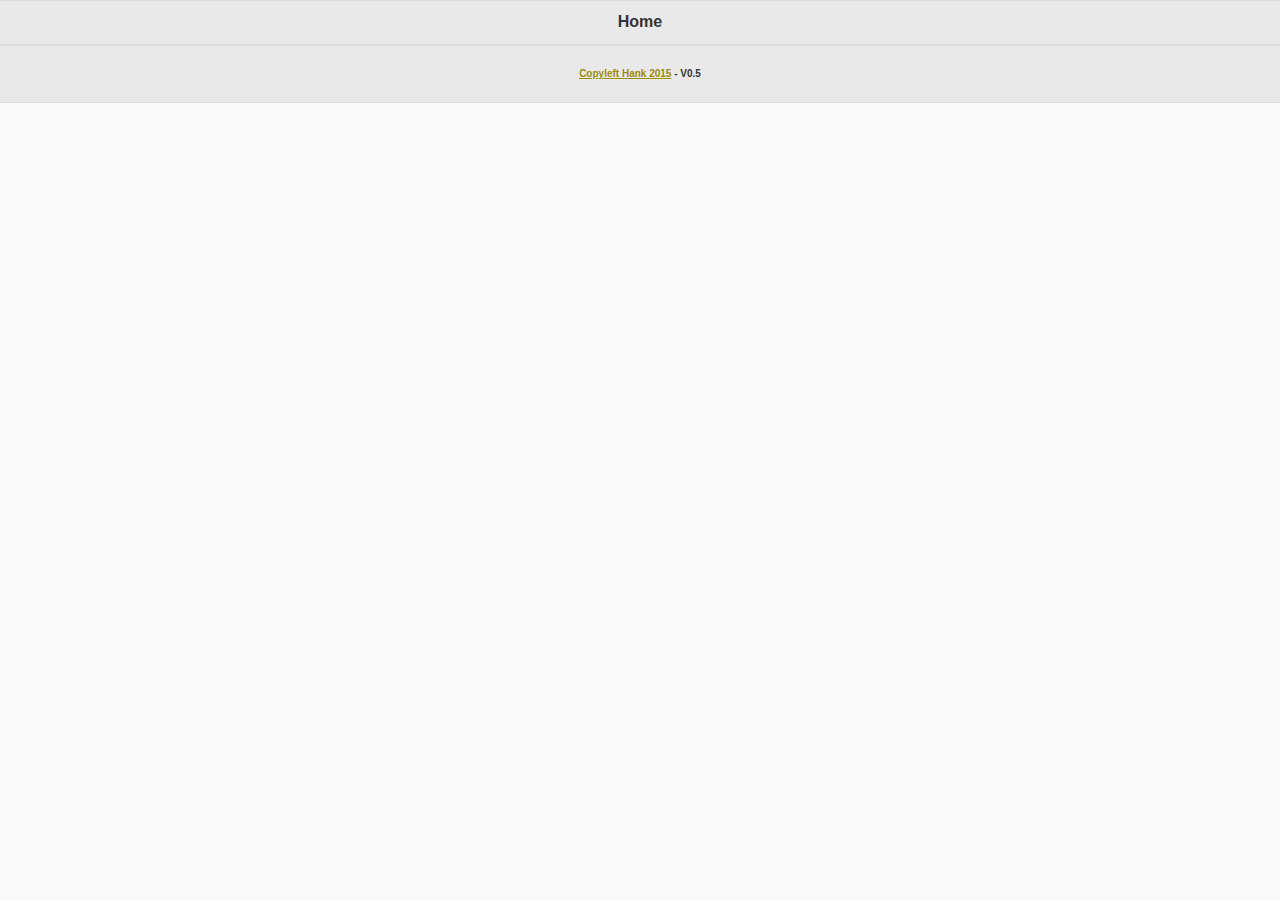
<file: index.html>
<!DOCTYPE html>
<html>
<head>
	<meta charset="utf-8" />
	<title>HANK | Home</title> 
	<meta name="viewport" content="width=device-width, initial-scale=1">
	<meta name="msapplication-tap-highlight" content="no" />
	<link rel="stylesheet" href="themes/hank.min.css" />
	<link rel="stylesheet" href="themes/jquery.mobile.icons.min.css" />
	<link rel="stylesheet" type="text/css" href="inc/jquery.mobile.structure-1.4.5.min.css" /> 
	<link rel="stylesheet" type="text/css" href="inc/hnk.css" /> 
	<script type="text/javascript" src="js/index.js"></script>
	<script type="text/javascript">
	app.initialize();
	</script>
</head>
<body>
	<div data-role="page" id="Home" data-theme="a">
		<div data-role="header">
			<h1 id="main_title">Home</h1>
			<div data-role="navbar">
			</div><!-- /navbar -->
		</div><!-- /header -->

		<div id="content" data-role="content" data-theme="a">
			<p id="intro">Select, purchase and come pick up your order at the time of your choice!</p> 
			<a id="order" href="menu.html" onclick="" data-transition="none" rel="external" data-role="button" data-inline="true" data-icon="carat-r" data-iconpos="right">Order</a>
						<p id="info">Hank, 55 rue des Archives 75003 Paris, open 7/7 from 12h to 22h.</p> 
		</div>
		
		<div data-role="footer">
			<h4><p id="build"><a href="https://github.com/hankopen/HNKmobile">Copyleft Hank 2015</a> - V0.5</p></h4>
		</div><!-- /footer -->
		
	</div>
</div>
<script type="text/javascript" src="inc/jquery-1.11.2.min.js"></script>
<script type="text/javascript" src="inc/jquery.mobile-1.4.5.min.js"></script>
<script type="text/javascript" src="inc/hnk.js"></script>
<script type="text/javascript" src="inc/jquery.i18n.min.js"></script>


<script type="text/javascript">

function getServerVars(lang) {
	localStorage.clear();
	var lang = navigator.language.split('-',1);
	//var apiurl = "http://hmw.dev/rest/shopping?callback=?";
	var apiurl = "http://hmw.hankrestaurant.com/rest/shopping?callback=?";

	$.getJSON( apiurl, function(data) {
		//TODO check version if upgrade needed 
		if (isNaN(data.ts))  { 
			alert($.i18n._('Cannot load data, are you connected to the Internet?'));
		} else {
			enableDiv("#order");
			localStorage.setItem('params', JSON.stringify(data.params));
			localStorage.setItem('ts', data.ts);
			localStorage.setItem('products', JSON.stringify(data.products));
			localStorage.setItem('lang', lang);
		}
	})
	.fail( function(d, textStatus, error) {
		alert($.i18n._('Cannot load data, are you connected to the Internet?'));
	});
}

</script>
<script type="text/javascript" src="inc/dico.js"></script>
<script type="text/javascript">
//translations
$('p#intro').text($.i18n._('Select, purchase and come pick up your order at the time of your choice!'));
$('p#info').text($.i18n._('Hank, 55 rue des Archives 75003 Paris, open 7/7 from 12h to 22h.'));
$('a#order').text($.i18n._('Order'));
//check if device support localstorage otherwise let the order button hidden
if(typeof(Storage)!=="undefined") {
	getServerVars(lang);
	enableDiv("#order");
} else {
	alert($.i18n._('You must use a recent device to use this service.'));
}
$("#order").parent().hide();
</script>
</body>
</html>
</file>
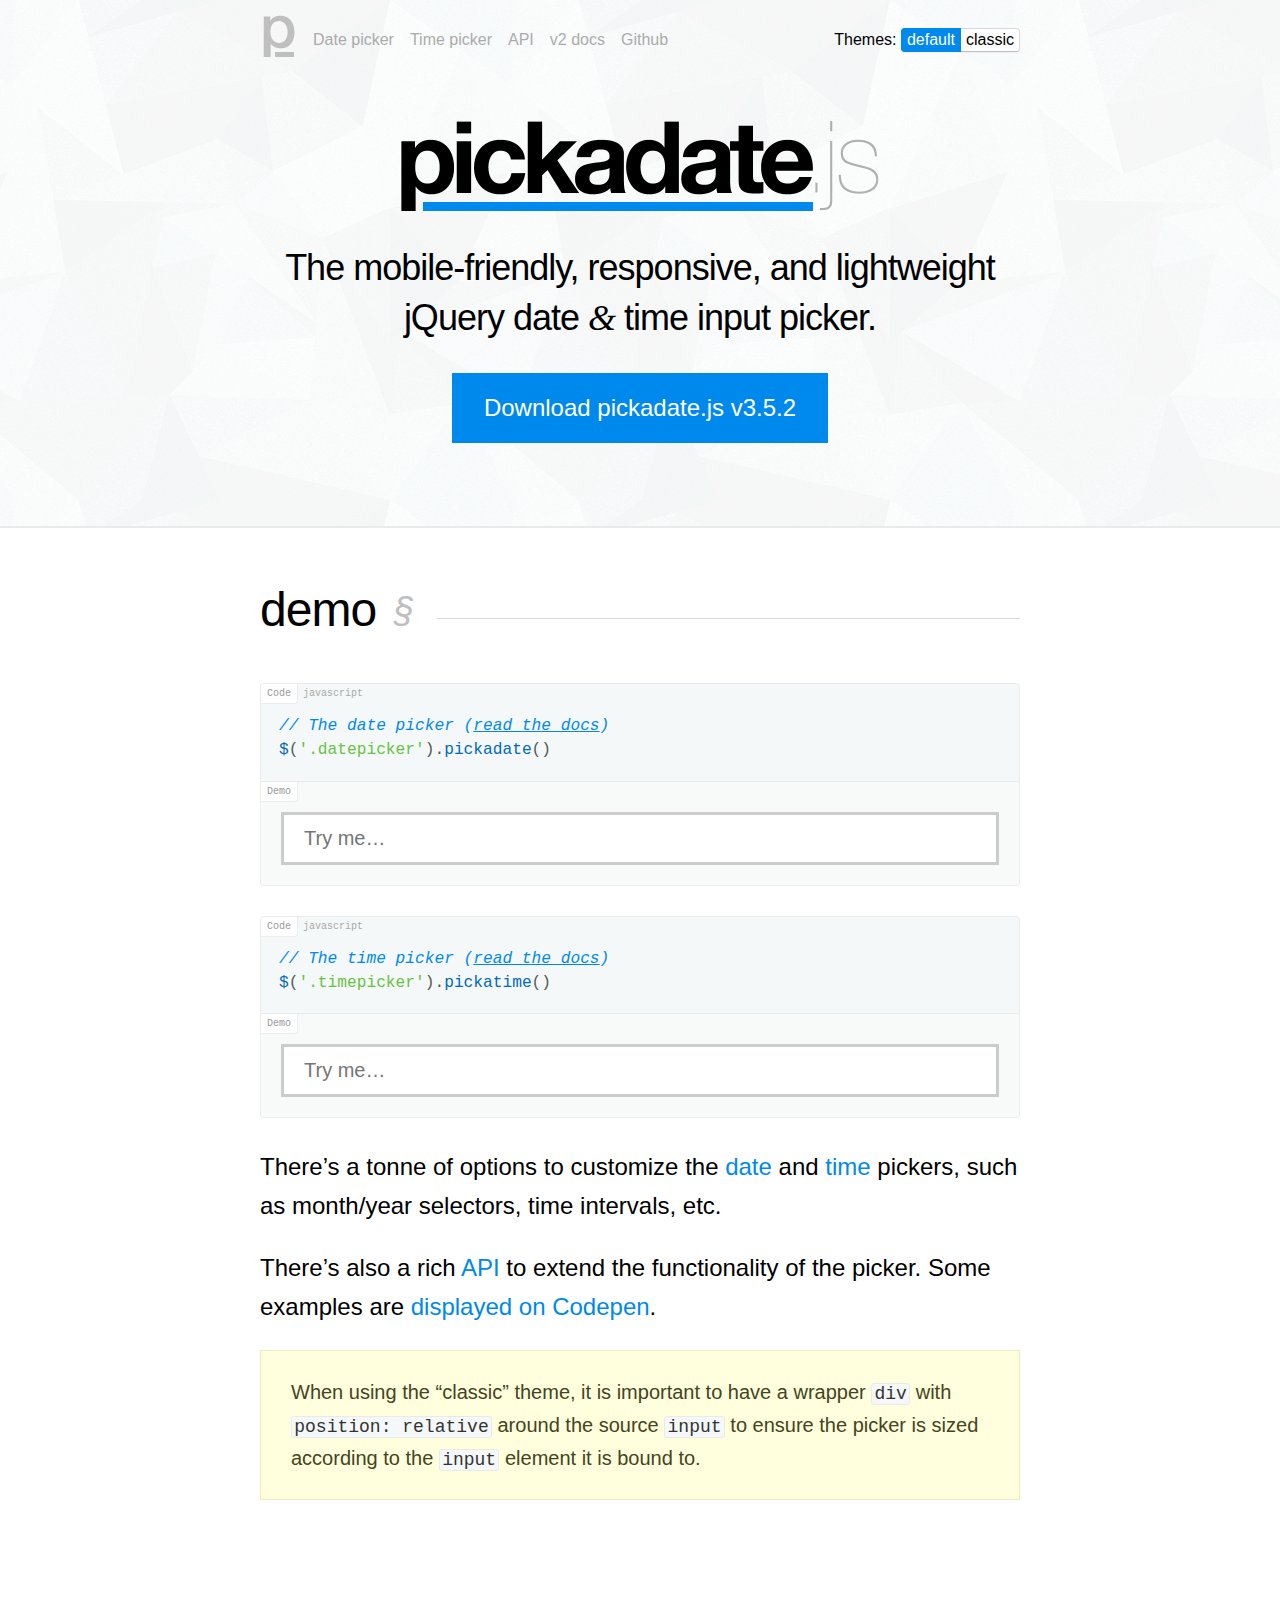
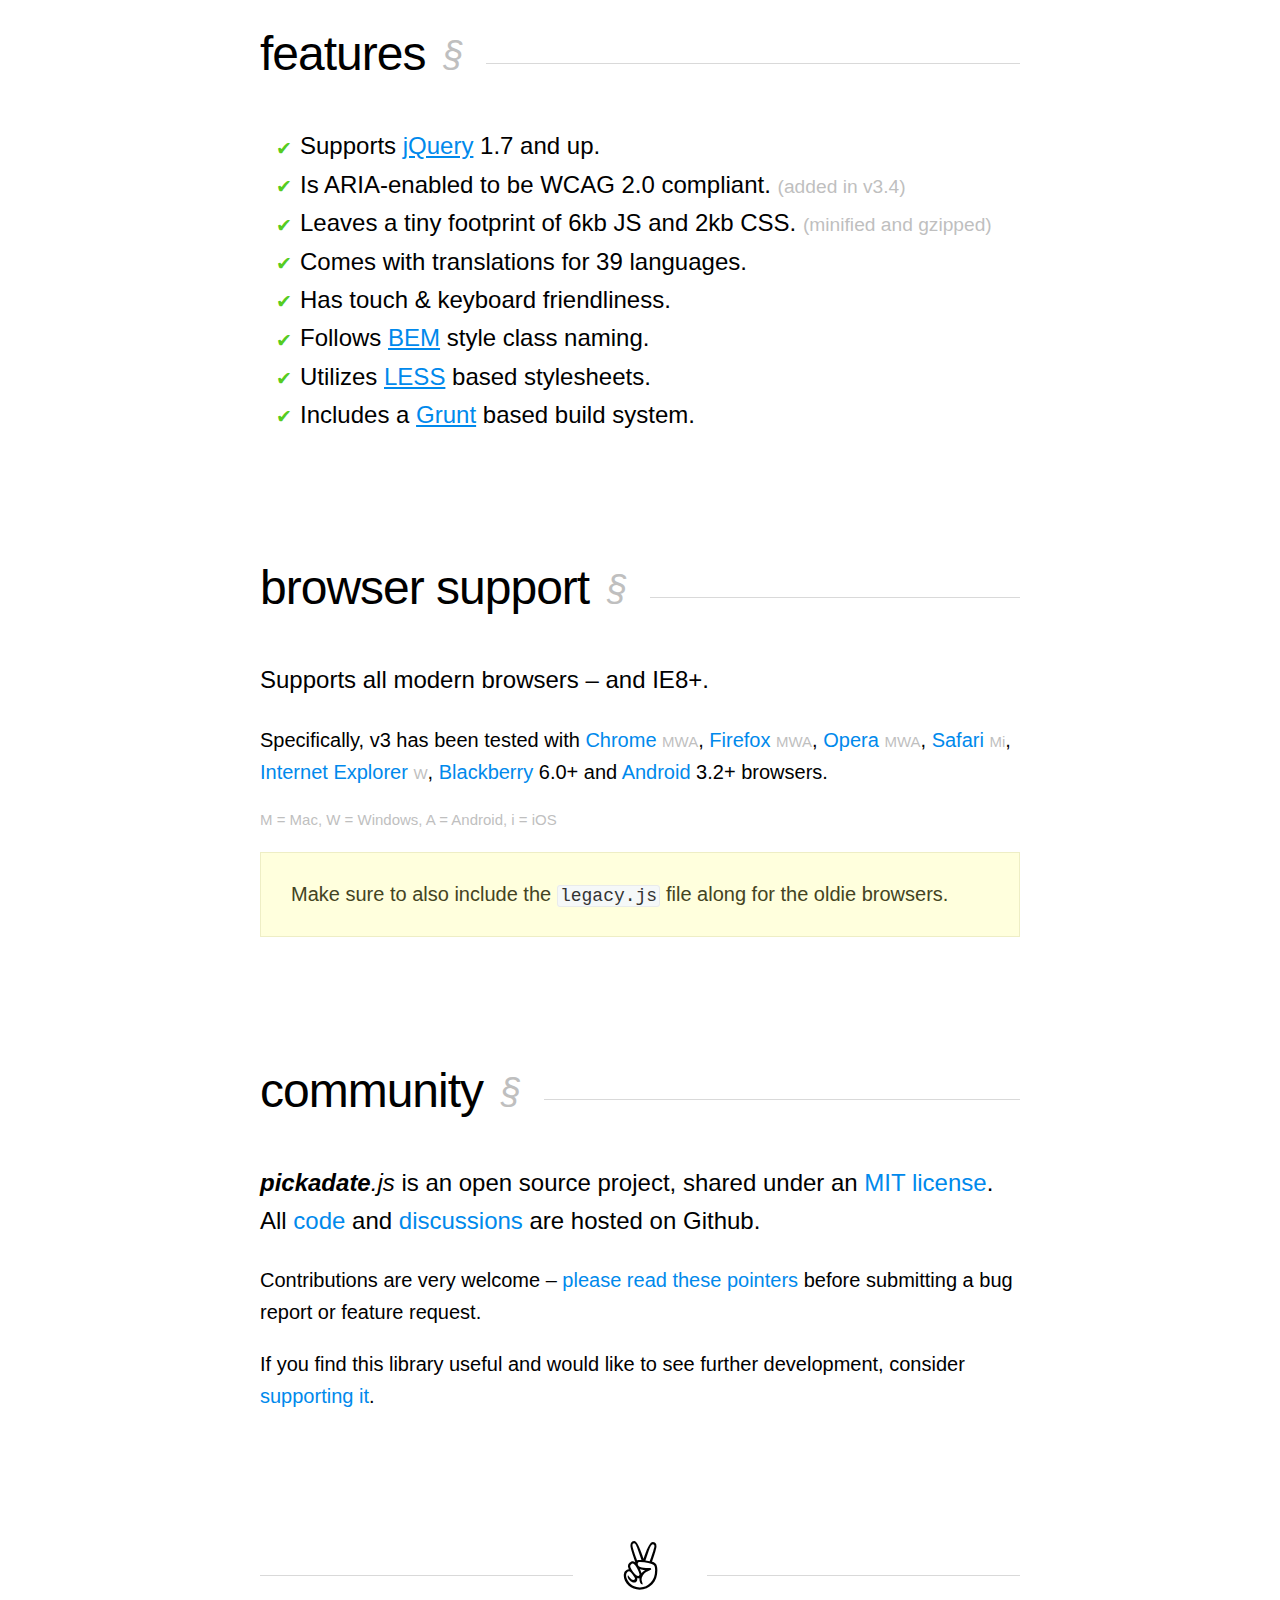
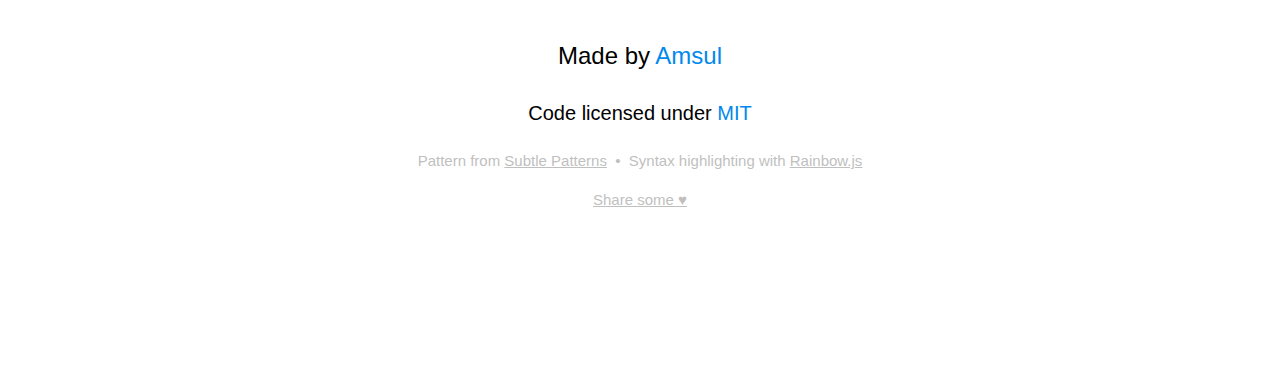
<file: inc/pickadate/index.htm>
<!doctype html>

<meta charset="utf-8">

<meta name="author" content="Amsul - http://amsul.ca">

<meta name="viewport" content="width=device-width">
<meta http-equiv="cache-control" content="no-cache">
<meta http-equiv="pragma" content="no-cache">
<meta http-equiv="X-UA-Compatible" content="IE=Edge">

<title>pickadate.js</title>

<link rel="shortcut icon" href="demo/images/favicon.ico">
<link rel="stylesheet" href="demo/styles/css/main.css">
<link rel="stylesheet" href="lib/themes/default.css" id="theme_base">
<link rel="stylesheet" href="lib/themes/default.date.css" id="theme_date">
<link rel="stylesheet" href="lib/themes/default.time.css" id="theme_time">

<!--[if lt IE 9]>
    <script>document.createElement('section')</script>
<![endif]-->


<body>


    <header class="section section--header section--splash">

        <div class="section__block section__block--scoped">
            <nav class="menu menu--header page-target" id="menu">
                <ul class="menu__list menu__list--header">
                    <li class="menu__item menu__item--touch menu__item--logo"><a class="menu__link menu__link--dimmed" href="index.htm"><span class="logocon"><span class="logocon__p">p</span><span class="logocon__u"></span></span></a></li>
                    <li class="menu__item menu__item--touch menu__item--toggle">
                        <a class="menu__link menu__link--dimmed page-target__display" href="#menu"><span class="page-target__toggle"></span></a>
                        <a class="menu__link menu__link--dimmed page-target__display--flip" href="#"><span class="page-target__toggle"></span></a>
                    </li>
                    <li class="menu__item menu__item--clear"></li>
                    <li class="menu__item menu__item--responsive page-target__reveal"><a class="menu__link menu__link--dimmed" href="date.htm">Date picker</a></li>
                    <li class="menu__item menu__item--responsive page-target__reveal"><a class="menu__link menu__link--dimmed" href="time.htm">Time picker</a></li>
                    <li class="menu__item menu__item--responsive page-target__reveal"><a class="menu__link menu__link--dimmed" href="api.htm">API</a></li>
                    <li class="menu__item menu__item--responsive page-target__reveal"><a class="menu__link menu__link--dimmed" href="v2-(deprecated)/index.htm">v2 docs</a></li>
                    <li class="menu__item menu__item--responsive page-target__reveal"><a class="menu__link menu__link--dimmed" href="https://github.com/amsul/pickadate.js">Github</a></li>
                    <li class="menu__item menu__item--responsive page-target__reveal menu__item--trail">
                        <span class="menu__link">Themes: <input class="theme-toggle__input" type="radio" id="show_theme_default" name="show_theme" value="default" checked hidden><label class="theme-toggle__label theme-toggle__label--first" for="show_theme_default">default</label><input class="theme-toggle__input" type="radio" id="show_theme_classic" name="show_theme" value="classic" hidden><label class="theme-toggle__label theme-toggle__label--last" for="show_theme_classic" class="checked-negative">classic</label></span>
                    </li>
                </ul>
            </nav>
        </div> <!-- .section__block -->

        
<div class="section__block text-center">
    <h1 class="heading heading--splash"><img src="demo/images/logo.png" alt="pickadate.js" width="478" height="90"></h1>
    <h2 class="heading heading--thin">The mobile-friendly, responsive, and&nbsp;lightweight<br>jQuery date <span class="ampersand">&amp;</span> time input picker.</h2>
    <h3 class="heading heading--thin"><a class="button" href="https://github.com/amsul/pickadate.js/archive/3.5.2.zip">Download pickadate.js v3.5.2</a></h3>
    <div class="groupset groupset--splash">
        <span class="groupset__item"><iframe src="http://ghbtns.com/github-btn.html?user=amsul&repo=pickadate.js&size=large&type=watch&count=true" allowtransparency="true" frameborder="0" scrolling="0" width="145" height="30"></iframe></span>
        <span class="groupset__item"><iframe src="http://ghbtns.com/github-btn.html?user=amsul&repo=pickadate.js&size=large&type=fork&count=true" allowtransparency="true" frameborder="0" scrolling="0" width="135" height="30"></iframe></span>
    </div>
</div> <!-- .section__block -->


    </header> <!-- .section -->


    


<section class="section">

    <div class="section__block section__block--scoped">

        <h2 class="heading heading--one heading--divide heading--divide-first"><span class="heading__text">Demo<a class="heading__anchor" name="demo" href="#demo">&sect;</a></span></h2>

        <pre class="pre--demo"><code data-language="javascript">// The date picker (<a href="date.htm">read the docs</a>)
$('.datepicker').pickadate()</code></pre>
        <fieldset class="fieldset fieldset--demo"><div class="fieldset__wrapper"><input class="fieldset__input js__datepicker" type="text" placeholder="Try me&hellip;"></div></fieldset>

        <pre class="pre--demo"><code data-language="javascript">// The time picker (<a href="time.htm">read the docs</a>)
$('.timepicker').pickatime()</code></pre>
        <fieldset class="fieldset fieldset--demo"><div class="fieldset__wrapper"><input class="fieldset__input js__timepicker" type="text" placeholder="Try me&hellip;"></div></fieldset>

        <div class="heading--three">
            <p>There’s a tonne of options to customize the <a href="date.htm">date</a> and <a href="time.htm">time</a> pickers, such as month/year selectors, time intervals, etc.</p>
            <p>There’s also a rich <a href="api.htm">API</a> to extend the functionality of the picker. Some examples are <a href="http://codepen.io/collection/vLcih">displayed on Codepen</a>.</p>
        </div>

        <div class="section__block section__block--notification">
            <p>When using the “classic” theme, it is important to have a wrapper <code>div</code> with <code>position: relative</code> around the source <code>input</code> to ensure the picker is sized according to the <code>input</code> element it is bound to.</p>
        </div>

    </div> <!-- .section__block -->

    <div class="section__block section__block--scoped">

        <h2 class="heading heading--one heading--divide"><span class="heading__text">Features<a class="heading__anchor" name="features" href="#features">&sect;</a></span></h2>

        <div class="heading--three">
            <ul class="list list--checked">
                <li>Supports <a href="http://jquery.com">jQuery</a>  1.7 and up.</li>
                <li>Is ARIA-enabled to be WCAG 2.0 compliant. <small class="text-dimmed">(added in v3.4)</small></li>
                <li>Leaves a tiny footprint of 6kb JS and 2kb CSS. <small class="text-dimmed">(minified and gzipped)</small></li>
                <li>Comes with translations for 39 languages.</li>
                <li>Has touch &amp; keyboard friendliness.</li>
                <li>Follows <a href="http://bem.info/">BEM</a> style class naming.</li>
                <li>Utilizes <a href="http://lesscss.org/">LESS</a> based stylesheets.</li>
                <li>Includes a <a href="http://gruntjs.com/">Grunt</a> based build system.</li>
            </ul>
        </div>

    </div> <!-- .section__block -->

    <div class="section__block section__block--scoped">

        <h2 class="heading heading--one heading--divide"><span class="heading__text">Browser Support<a class="heading__anchor" name="browser-support" href="#browser-support">&sect;</a></span></h2>

        <p class="heading--three">Supports all modern browsers – and IE8+.</p>
        <p>Specifically, v3 has been tested with <a href="https://www.google.com/chrome/">Chrome</a> <small class="text-dimmed text-tiny">MWA</small>, <a href="http://www.mozilla.org/firefox/">Firefox</a> <small class="text-dimmed text-tiny">MWA</small>, <a href="http://www.opera.com/">Opera</a> <small class="text-dimmed text-tiny">MWA</small>, <a href="http://www.apple.com/ca/safari/">Safari</a> <small class="text-dimmed text-tiny">Mi</small>, <a href="http://windows.microsoft.com/ie/">Internet Explorer</a> <small class="text-dimmed text-tiny">W</small>, <a href="http://www.blackberry.com/">Blackberry</a> 6.0+ and <a href="http://www.android.com/">Android</a> 3.2+ browsers.</p>

        <small class="text-dimmed text-tiny">
            <p>M = Mac, W = Windows, A = Android, i = iOS</p>
        </small>

        <div class="section__block section__block--notification">
            <p>Make sure to also include the <code>legacy.js</code> file along for the oldie&nbsp;browsers.</p>
        </div>

    </div> <!-- .section__block -->

    <div class="section__block section__block--scoped">

        <h2 class="heading heading--one heading--divide"><span class="heading__text">Community<a class="heading__anchor" name="community" href="#community">&sect;</a></span></h2>

        <p class="heading--three"><i><b>pickadate</b>.js</i> is an open source project, shared under an <a href="">MIT license</a>. All <a href="https://github.com/amsul/pickadate.js">code</a> and <a href="https://github.com/amsul/pickadate.js/issues">discussions</a> are hosted on Github.</p>
        <p>Contributions are very welcome – <a href="https://github.com/amsul/pickadate.js/blob/gh-pages/CONTRIBUTING.md">please read these pointers</a> before submitting a bug report or feature request.</p>
        <p>If you find this library useful and would like to see further development, consider <a href="http://selz.co/1g80kCZ">supporting it</a>.</p>

    </div> <!-- .section__block -->

</section> <!-- .section -->




    <footer class="section section--footer">

        <div class="section__block section__block--scoped text-center">
            <h2 class="heading heading--one heading--divide-center"><span class="heading__text peace">&#x270C;</span></h2>
            <p class="heading heading--three heading--thin">Made by <a href="http://twitter.com/amsul_">Amsul</a></p>
            <p>Code licensed under <a href="http://amsul.ca/MIT">MIT</a></p>
            <div class="text-tiny text-dimmed">
                <p>Pattern from <a href="http://subtlepatterns.com/">Subtle Patterns</a>&nbsp;&nbsp;•&nbsp;&nbsp;Syntax highlighting with <a href="http://craig.is/making/rainbows">Rainbow.js</a></p>
                <p><a href="http://selz.co/1g80kCZ">Share some &hearts;</a></p>
            </div>
        </div> <!-- .section__block -->

    </footer> <!-- .section -->


    <script src="http://code.jquery.com/jquery-1.10.2.min.js"></script>
    <script>window.jQuery||document.write('<script src="tests/jquery.2.0.0.js"><\/script>')</script>
    <script src="lib/picker.js"></script>
    <script src="lib/picker.date.js"></script>
    <script src="lib/picker.time.js"></script>
    <script src="lib/legacy.js"></script>
    <script src="demo/scripts/demo.js"></script>
    <script src="demo/scripts/rainbow.js"></script>
    <script type="text/javascript">
        var _gaq = _gaq || [];
        _gaq.push(['_setAccount', 'UA-36321179-2']);
        _gaq.push(['_trackPageview']);
        (function() {
            var ga = document.createElement('script'); ga.type = 'text/javascript'; ga.async = true;
            ga.src = ('https:' == document.location.protocol ? 'https://ssl' : 'http://www') + '.google-analytics.com/ga.js';
            var s = document.getElementsByTagName('script')[0]; s.parentNode.insertBefore(ga, s);
        })();
    </script>


</body>
</file>
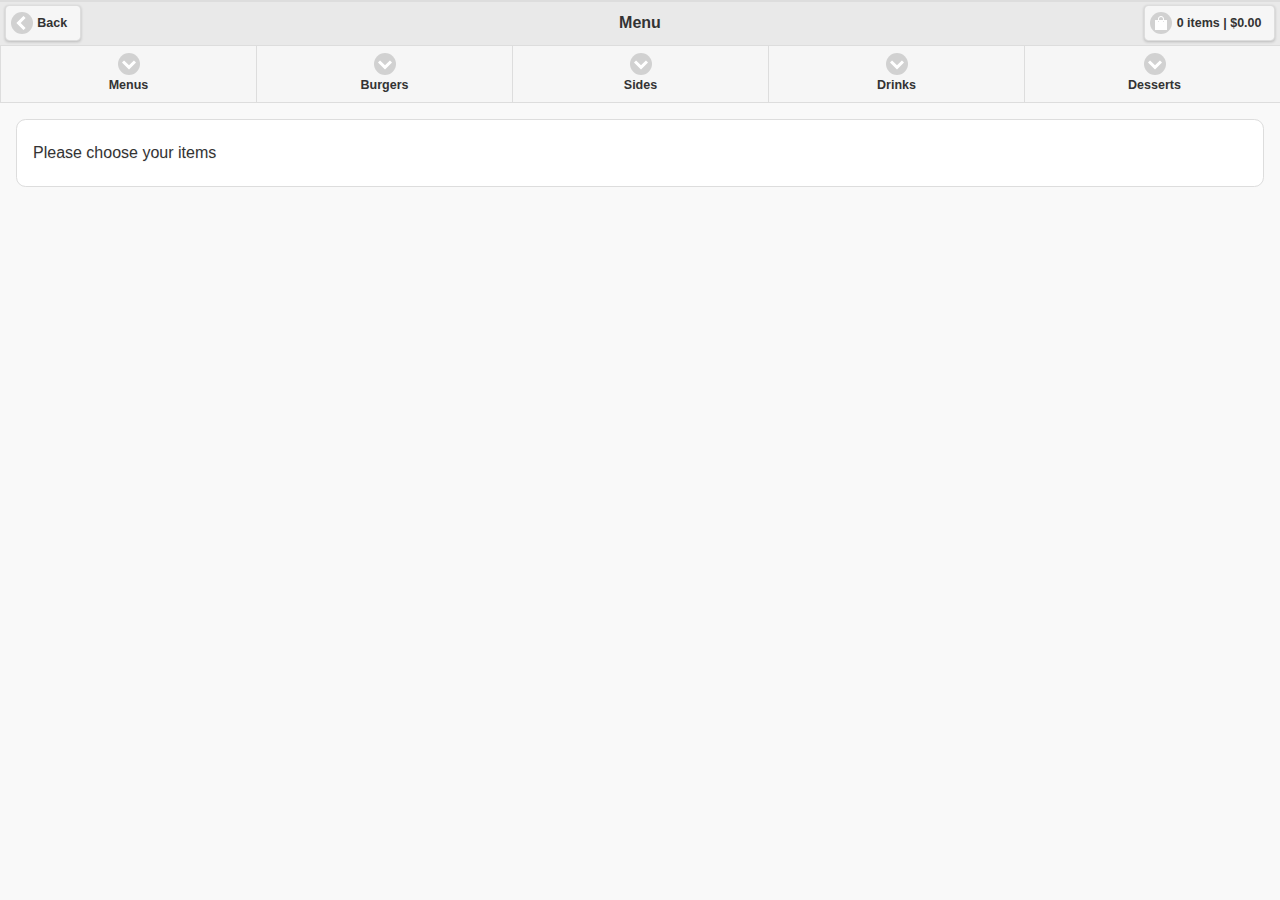
<file: menu.html>
<!DOCTYPE html>
<html>
<head>
	<meta charset="utf-8" />
	<title>HANK | Menu</title> 
	<meta name="viewport" content="width=device-width, initial-scale=1">
	<meta name="msapplication-tap-highlight" content="no" />
	<link rel="stylesheet" href="themes/hank.min.css" />
	<link rel="stylesheet" href="themes/jquery.mobile.icons.min.css" />
	<link rel="stylesheet" type="text/css" href="inc/jquery.mobile.structure-1.4.5.min.css" /> 
	<link rel="stylesheet" href="inc/pickadate/lib/themes/default.css" id="theme_base">
	<link rel="stylesheet" href="inc/pickadate/lib/themes/default.date.css" id="theme_date">
	<link rel="stylesheet" href="inc/pickadate/lib/themes/default.time.css" id="theme_time">
	<link rel="stylesheet" type="text/css" href="inc/hnk.css" />
	<script type="text/javascript" src="js/index.js"></script>
</head>
<body>
	<div data-role="page" id="menu" data-theme="a">
		<div data-role="header" data-theme="a">

			<div data-role="header">
				<a href="index.html" rel="external" data-transition="none" id="bt-back" data-icon="carat-l">Back</a>
				<h1 id="main_title">Menu</h1>
				<a href="#cart" rel="external" data-transition="none" data-icon="shop"><span class="simpleCart_quantity"></span> items | <span class="simpleCart_grandTotal"></span></a>
			</div>
			<div id="navbar" data-role="navbar">
				<ul>
					<li><a id="bt-menus" data-icon="carat-d" onclick="show('menu_choose',0);" href="#menu">Menus</a></li>
					<li><a id="bt-burgers" data-icon="carat-d" onclick="show(1,0);" href="#menu">Burgers</a></li>
					<li><a id="bt-sides" data-icon="carat-d" onclick="show(2,0);" href="#menu">Sides</a></li>
					<li><a id="bt-drinks" data-icon="carat-d" onclick="show(3,0);" href="#menu">Drinks</a></li>
					<li><a id="bt-desserts" data-icon="carat-d" onclick="show(4,0);" href="#menu">Desserts</a></li>
				</ul>
			</div><!-- /navbar -->
		</div><!-- /header -->
		<div id="content" data-role="content">
			<div data-theme="a" data-form="ui-body-a" class="ui-body ui-body-a ui-corner-all"><p><div id="main">Please choose your items</div></p></div>
		</div>
	</div>
	<div data-role="page" id="cart" data-theme="a">
		<div data-role="header">
			<a href="#menu" rel="external" id="bt-menu" data-transition="none" data-icon="carat-l">Menu</a>
			<h1 id="main_title"><div id="title_cart">Cart</div></h1>
		</div><!-- /header -->
		<div id="content" data-role="content" data-theme="a">
			<div class="simpleCart_items"></div>
			<p></p>
			<div id="cart_total">Total VAT:</div> <span class="simpleCart_total"></span>
			<br /> 
			<span id="nbmenu1"></span><span id="nbmenu2"></span>
			<br /> 
			<p></p>
			<a id="bt-empty_cart" href="javascript:;" class="simpleCart_empty" data-role="button" data-icon="delete" data-inline="true">Empty cart</a>
			<a id="bt-checkout" href="#" rel="external" data-transition="none" onclick="checkEmptyCart()" data-role="button" data-icon="carat-r" data-inline="true">Checkout</a>
		</div>
	</div>
	<div data-role="page" id="pickup" data-theme="a">
		<div data-role="header">
			<a id="bt-cart" href="#cart" data-transition="none" data-icon="carat-l">Cart</a>
			<h1 id="main_title"><div id="title_pickup">Pickup</div></h1>
			<a href="#cart" rel="external" data-transition="none" data-icon="grid"><span class="simpleCart_quantity"></span> items | <span class="simpleCart_grandTotal"></span></a>
		</div>
		<div id="content" data-role="content" data-theme="a">
			<form id="order" name="order">
				<p id="order-when">When do you want to pick it up ?</p>
				<input id="datepicker" name="datepicker" class="datepicker" type="text" required/>
				<p></p>
				<input id="timepicker" name="timepicker" class="timepicker" type="text" required/>
				<p></p>
				<label id="order-phone" for="phone">Your phone number:</label>   
				<input name="phone" id="phone" value="" required/>
				<p></p>
				<label id="order-email" for="email">Your email:</label>   
				<input name="email" id="email" value="" required/>
				<p></p>
				<label id="order-name" for="name">Your name:</label>   
				<input name="name" id="name" value="" required/>
				<p id="order-total">Total order:</p> <span class="simpleCart_grandTotal"></span>
				<p></p>
				<input id="order-checkout" type="submit" value="Checkout" onclick="goCheckout();" rel="external" data-transition="none" data-icon="carat-r" data-role="button" data-inline="true"/>
			</form>
		</div>
	</div>

	<script type="text/javascript" src="inc/jquery-1.11.2.min.js"></script>
	<script type="text/javascript" src="inc/jquery.mobile-1.4.5.min.js"></script>
	<script type="text/javascript" src="inc/simpleCart.min.js"></script>
	<script type="text/javascript" src="inc/jquery.validate.min.js"></script>
	<script type="text/javascript" src="inc/jquery.i18n.min.js"></script>
	<script type="text/javascript" src="inc/dico.js"></script>
	<script type="text/javascript" src="inc/hnk.js"></script>
	<script src="inc/pickadate/lib/picker.js"></script>
	<script src="inc/pickadate/lib/picker.date.js"></script>
	<script src="inc/pickadate/lib/picker.time.js"></script>
	<script src="inc/pickadate/lib/legacy.js"></script>
	<script src="inc/pickadate/demo/scripts/demo.js"></script>
	<script src="inc/pickadate/demo/scripts/rainbow.js"></script>
	<script type="text/javascript" src="inc/order.js"></script>
	<script type="text/javascript">	

	//translation init
	var t = $.i18n;

	var products = JSON.parse(localStorage["products"]);
	var params = JSON.parse(localStorage["params"]);

	//date & time picker init
	$('#timepicker').val(t._('Please select a date'));
	$('.timepicker').textinput({ disabled: true });
	
	var $input_time = $('.timepicker').pickatime({
		formatLabel: 'H:i',
		formatSubmit: 'H:i',
		format: 'H:i',
		clear: t._('Clear'),
		interval: returnObj(params.pickup_intervals),
		min: returnObj(params.min_time),
		max: returnObj(params.max_time),
		editable: false
	});
	var picker_time = $input_time.pickatime('picker')
	var $input = $('.datepicker').pickadate({
		onSet: function() {
			picker = this;
			pick_date_obj = picker.get('select', 'dddd');
			if(pick_date_obj) { 
				$('.timepicker').textinput({ disabled: false });
				$('#timepicker').val(t._('Please select a time'));
			} else {
				$('.timepicker').textinput({ disabled: true });
				$('#timepicker').val(t._('Please select a date'));
			}
			picker_time.render(true);
			if(pick_date_obj) setTimepicker(getHours(pick_date_obj));
		},
		monthsFull: [t._('January'), t._('February'), t._('March'), t._('April'), t._('May'), t._('June'), t._('July'), t._('August'), t._('September'), t._('October'), t._('November'), t._('December')],
		weekdaysShort: [t._('Sun'), t._('Mon'), t._('Tue'), t._('Wed'), t._('Thu'), t._('Fri'), t._('Sat')],
		today: t._('Today'),
		clear: t._('Clear'),
		format: date_format,
		formatSubmit: 'yyyy-mm-dd',
		firstDay: 1,
		min: true,
		max: returnObj(params.max_order_days),
		editable: false, 
		'disable': [ returnObj(params.disabled_day) ]
	});	

	//Cart columns init
	simpleCart({
		cartColumns: [
		{ view:'image' , attr:'thumb', label: false},         
		{view : function(item, column){
			line = item.get('name');
			if(item.get('stype') >=1000 ) {
				line = line + "<br />" + t._('Burger:') + ' ' + translateText(getPdtName(item.get('burger')));
				line = line + "<br />" + t._('Drink:') + ' ' + translateText(getPdtName(item.get('drink')));
				line = line + "<br />" + t._('Side:') + ' ' + translateText(getPdtName(item.get('side')));
				if(item.get('dessert') >0 ) line = line + "<br />" + t._('Dessert:') + ' ' + translateText(getPdtName(item.get('dessert')));
			}
			if(item.get('friessauce') >0 ) line = line + "<br />" + t._('Sauce: ') + translateText(getPdtName(item.get('friessauce')));
			if(item.get('extracheese') >0 ) line = line + "<br />+ " + t._('vegan cheese');
			if(item.get('extragf') >0 ) line = line + "<br />+ " + t._('gluten free option');
			return line;
		},
		attr : 'Products', label: t._('Products')},
		{ view: "currency", attr: "price", label: t._('Price')},
		{ view: "increment", label: false},
		{ attr: "quantity", label: t._('Qty')},
		{ view: "decrement", label: false},
		{ view: "remove", text: t._('X'), label: false}
		],
		cartStyle: "table",
		checkout: {
			type: "PayPal" ,
			success: params.url_paypal_success, 
			cancel: params.url_paypal_cancel,
			sandbox: true,
			email: params.email_paypal
		},
		currency: "EUR",
		data: {},
		language: "english-us",
		//to avoid seeing it on paypal
		excludeFromCheckout: ['thumb', 'burger', 'extracheese', 'extragf', 'side', 'friessauce', 'drink', 'dessert', 'mid', 'stype'],
		shippingCustom: null,
		shippingFlatRate: 0,
		shippingQuantityRate: 0,
		shippingTotalRate: 0,
		taxRate: 0,
		taxShipping: false,
		beforeAdd            : null,
		afterAdd            : null,
		load                : null,
		beforeSave        : null,
		afterSave            : null,
		update            : null,
		ready            : null,
		checkoutSuccess    : null,
		checkoutFail        : null,
		beforeCheckout        : null,
		beforeRemove : null
	});

	//add extras to cart
	simpleCart.bind( 'beforeAdd' , function( pdt )
	{
		var plus_price = 0;
		if( pdt.get( 'extracheese' ) == 1 ) {			
			plus_price = plus_price + parseFloat(params.extracheese_price);
		}
		if( pdt.get( 'extragf' ) == 1 ) {			
			plus_price = plus_price + parseFloat(params.extragf_price);
		}
		if( pdt.get( 'stype' ) >= 1000 ) {
			
			//start - Higly ugly patch because: https://github.com/wojodesign/simplecart-js/issues/498
			var d = pdt.get('drink');
			var d_id = d.substring(d.lastIndexOf(',') + 1).trim();
			pdt.set("drink", d_id);
			
			var b = pdt.get('burger');
			var b_id = b.substring(b.lastIndexOf(',') + 1).trim();
			pdt.set("burger", b_id);

			var s = pdt.get('side');
			var s_id = s.substring(s.lastIndexOf(',') + 1).trim();
			pdt.set("side", s_id);
			
			var sa = pdt.get('friessauce');
			var sa_id = sa.substring(sa.lastIndexOf(',') + 1).trim();
			pdt.set("friessauce", sa_id);			
						
			var si = pdt.get('side');
			var si_id = si.substring(si.lastIndexOf(',') + 1).trim();
			pdt.set("side", si_id);
			
			if(pdt.get('dessert')) {
				var de = pdt.get('dessert');
				var de_id = de.substring(de.lastIndexOf(',') + 1).trim();
				pdt.set("dessert", de_id);
			}
			//end
			
			//add extra price in product att	
			var result_pdt = $.grep(products, function(e){ return e.id == d_id; });
			products_att = result_pdt[0]['att'];
			if(products_att) {
				extra_price = getExtraPrice(products_att);
				plus_price = parseFloat(plus_price) + parseFloat(extra_price);
			}
		}
		pdt.price( pdt.get( 'price' ) + parseFloat(plus_price) );
	}
);

// Translation 
$('a#bt-back').text($.i18n._('Back'));
$('div#title_cart').text($.i18n._('Cart'));
$('div#title_menu').text($.i18n._('Menu'));
$('div#title_pickup').text($.i18n._('Pickup'));
$('a#bt-menus').text($.i18n._('Menus'));
$('a#bt-burgers').text($.i18n._('Burgers'));
$('a#bt-drinks').text($.i18n._('Drinks'));
$('a#bt-sides').text($.i18n._('Sides'));
$('a#bt-desserts').text($.i18n._('Desserts'));
$('div#main').text($.i18n._('Please choose your items'));
$('div#cart_total').text($.i18n._('Total VAT:'));
$('a#bt-cart').text($.i18n._('Cart'));
$('a#bt-empty_cart').text($.i18n._('Empty cart'));
$('a#bt-checkout').text($.i18n._('Checkout'));
$('p#order-when').text($.i18n._('When do you want to pick it up ?'));
$('p#order-hour').text($.i18n._('Our restaurant is open from:'));
$('label#order-phone').text($.i18n._('Your phone number:'));
$('label#order-email').text($.i18n._('Your email:'));
$('label#order-name').text($.i18n._('Your name:'));
$('p#order-total').text($.i18n._('Total order:'));
$('input[type=submit]#order-checkout').text($.i18n._('Checkout'));

//no timestamp set from index page = error message + hide navbar
ts = localStorage["ts"];
$("#navbar").parent().hide();
if (isNaN(ts))  { 
	alert(t._('Communication server fail, are you connected to the Internet?'));
} else {
	enableDiv("#navbar");
}
</script>
</body>
</html>
</file>
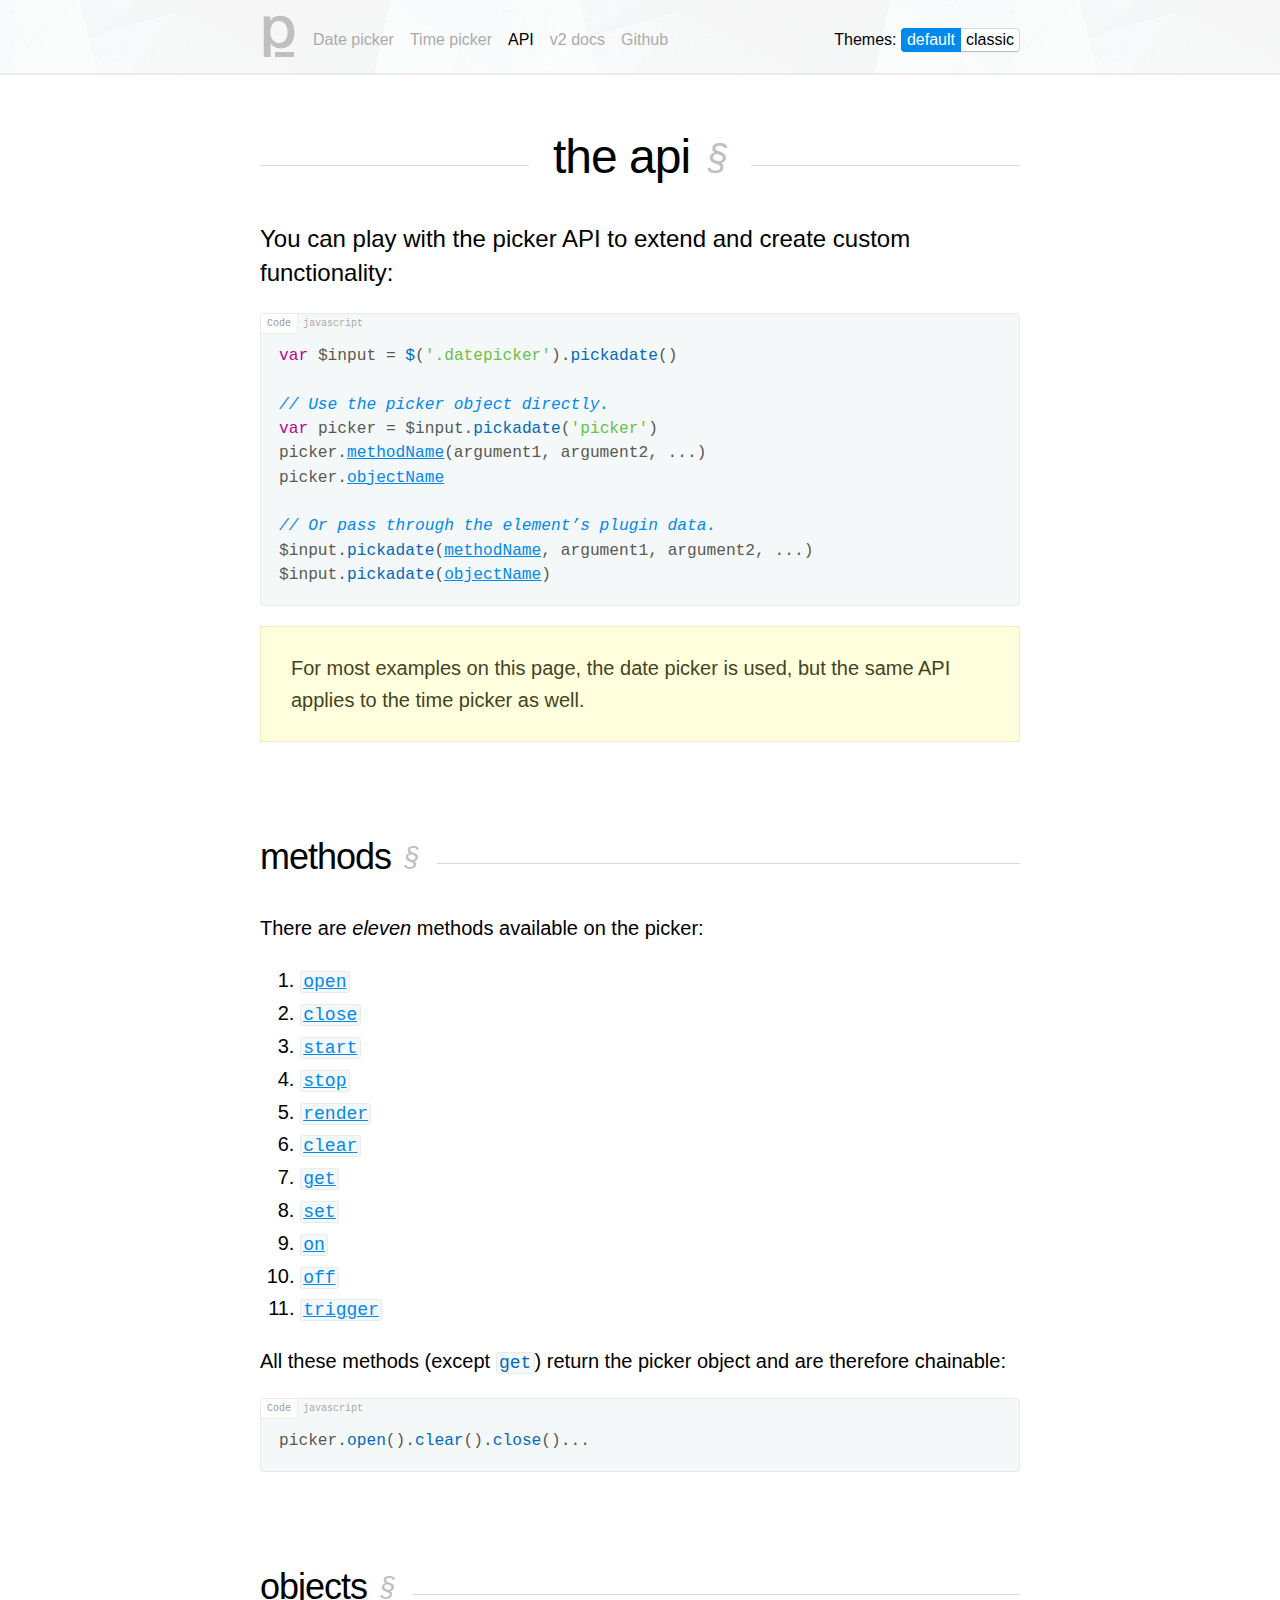
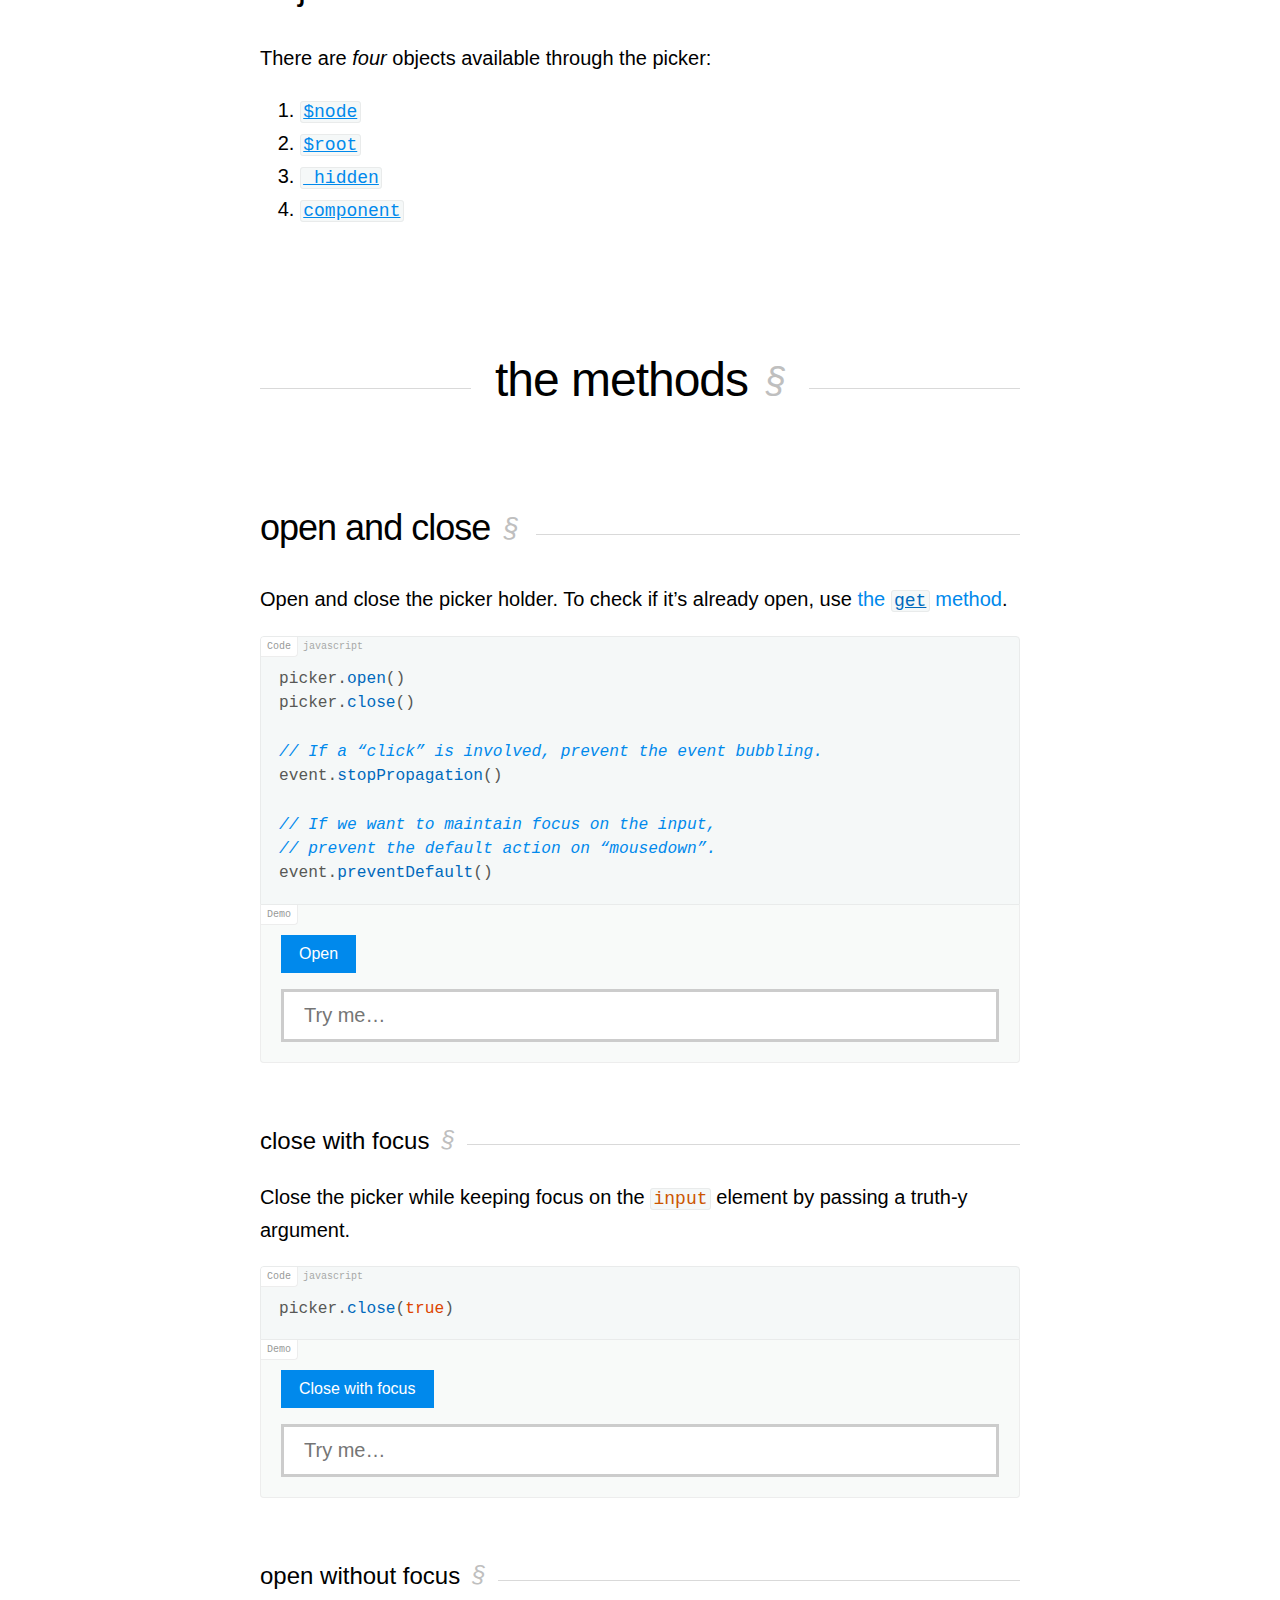
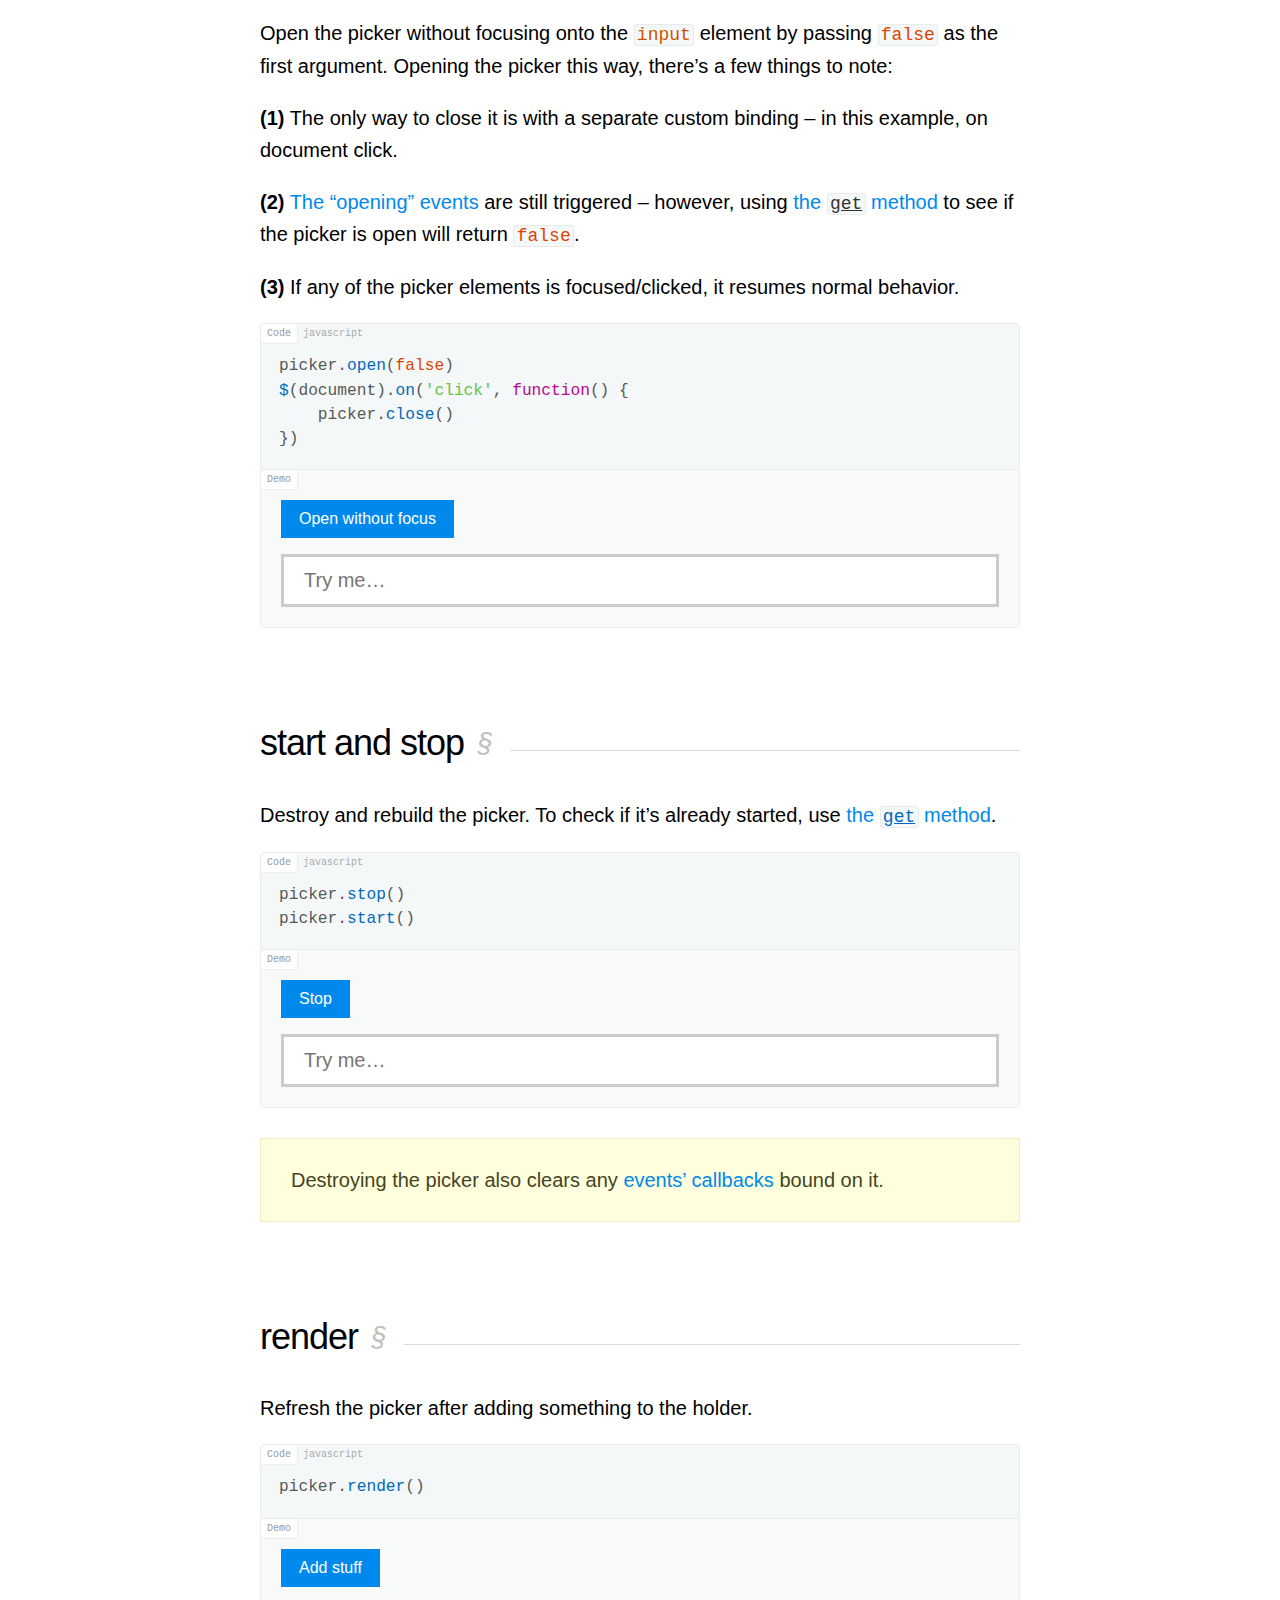
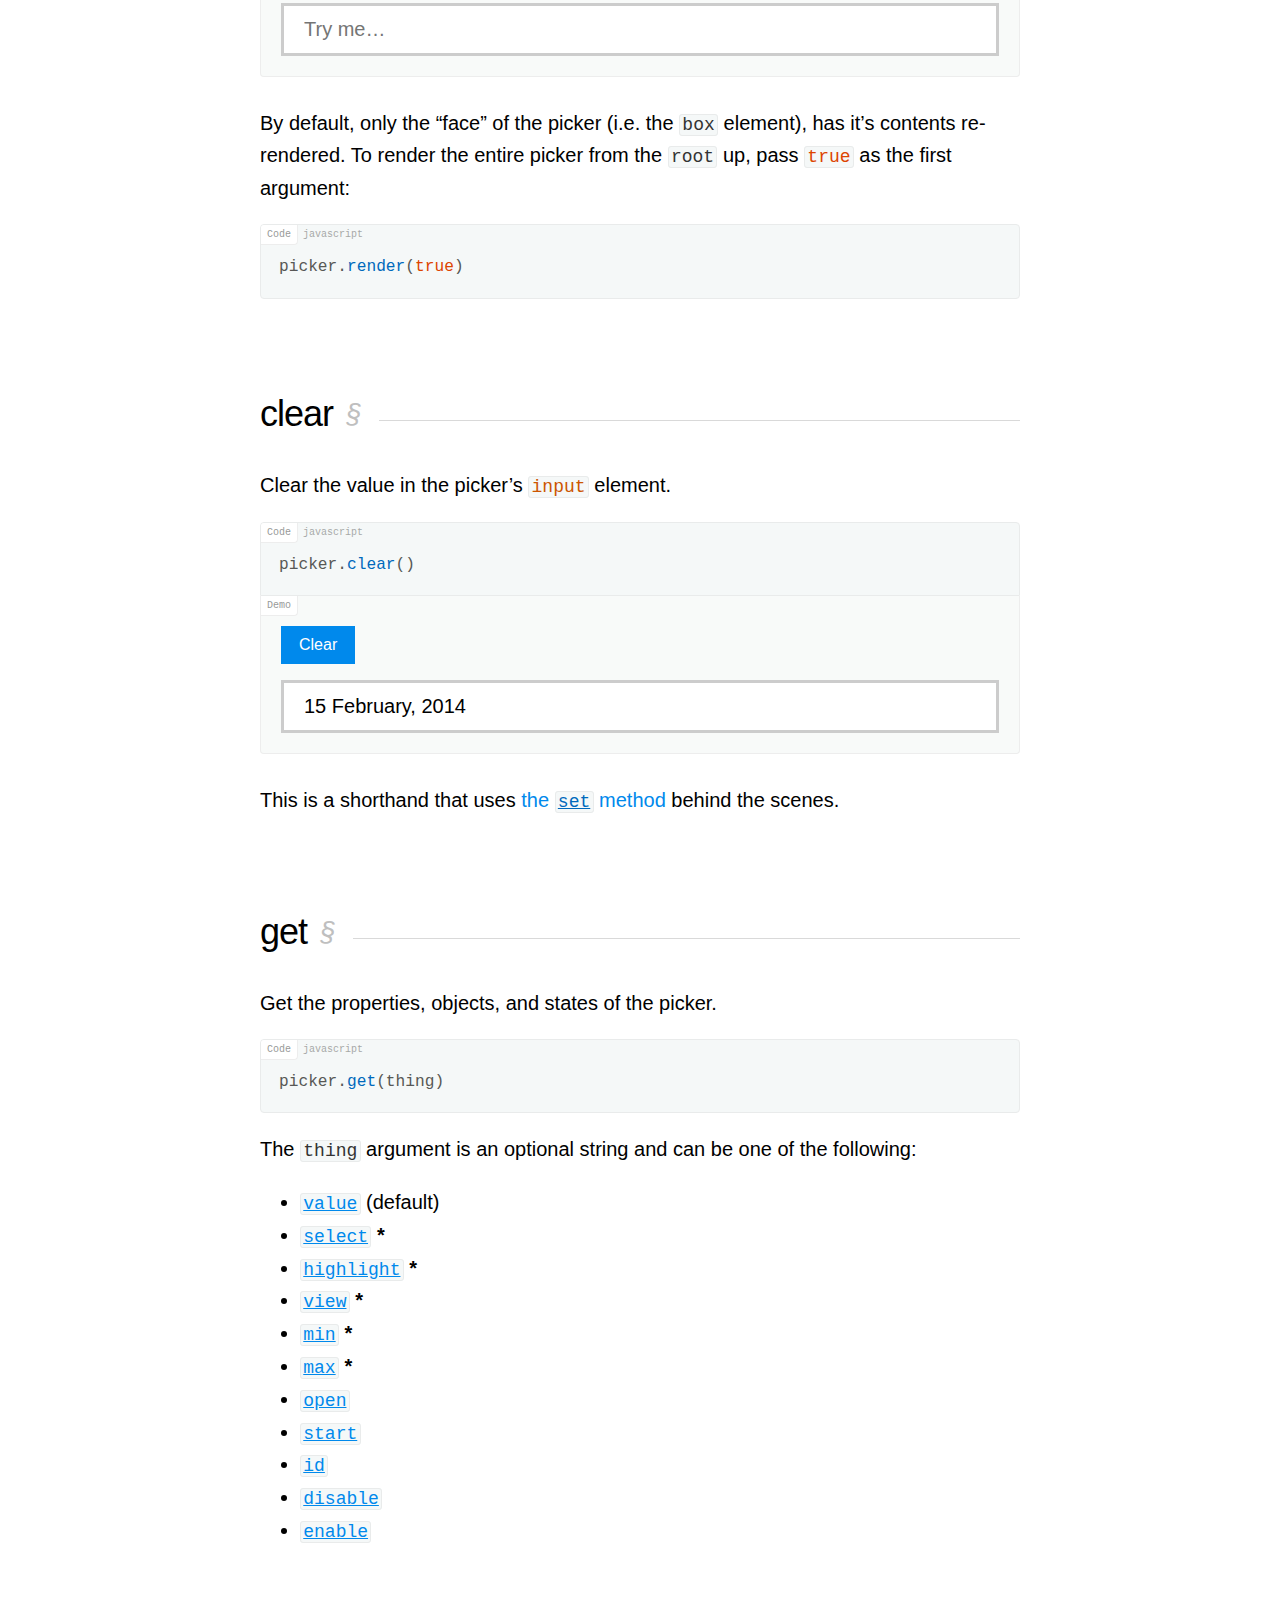
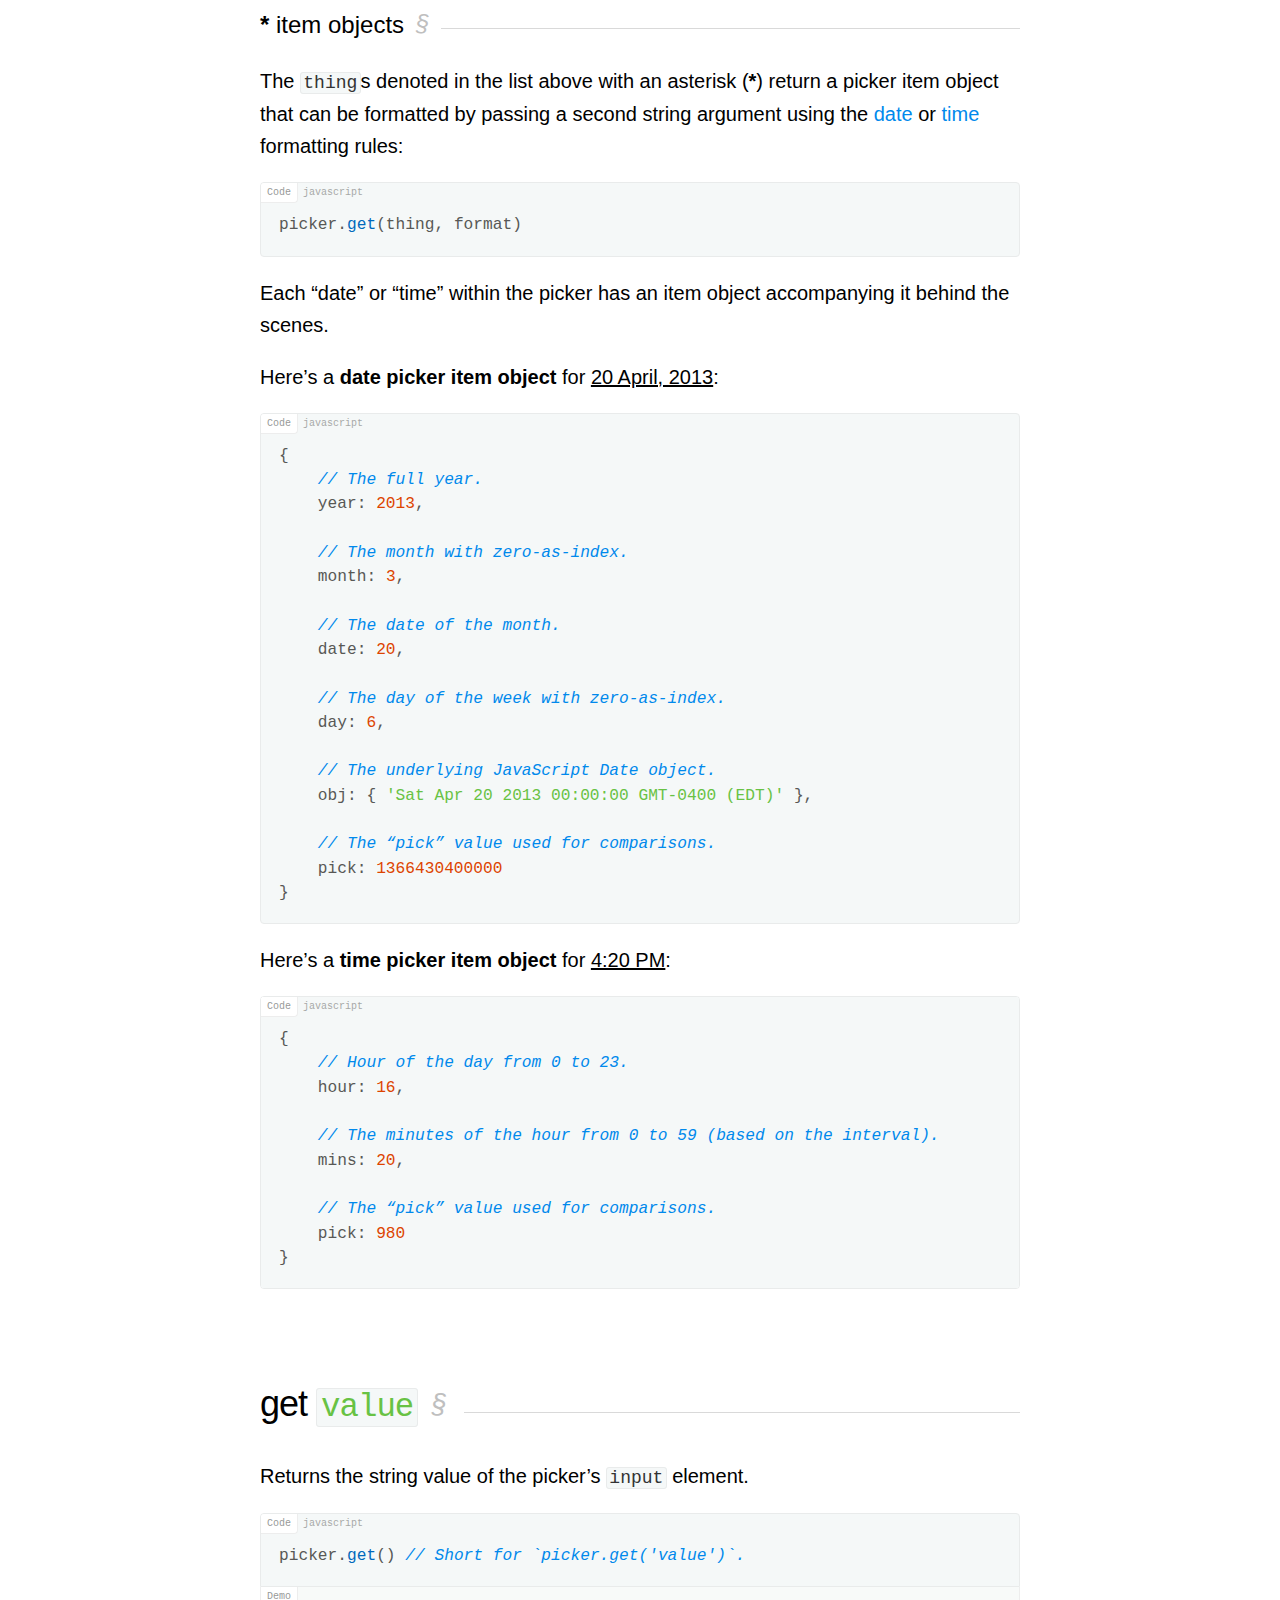
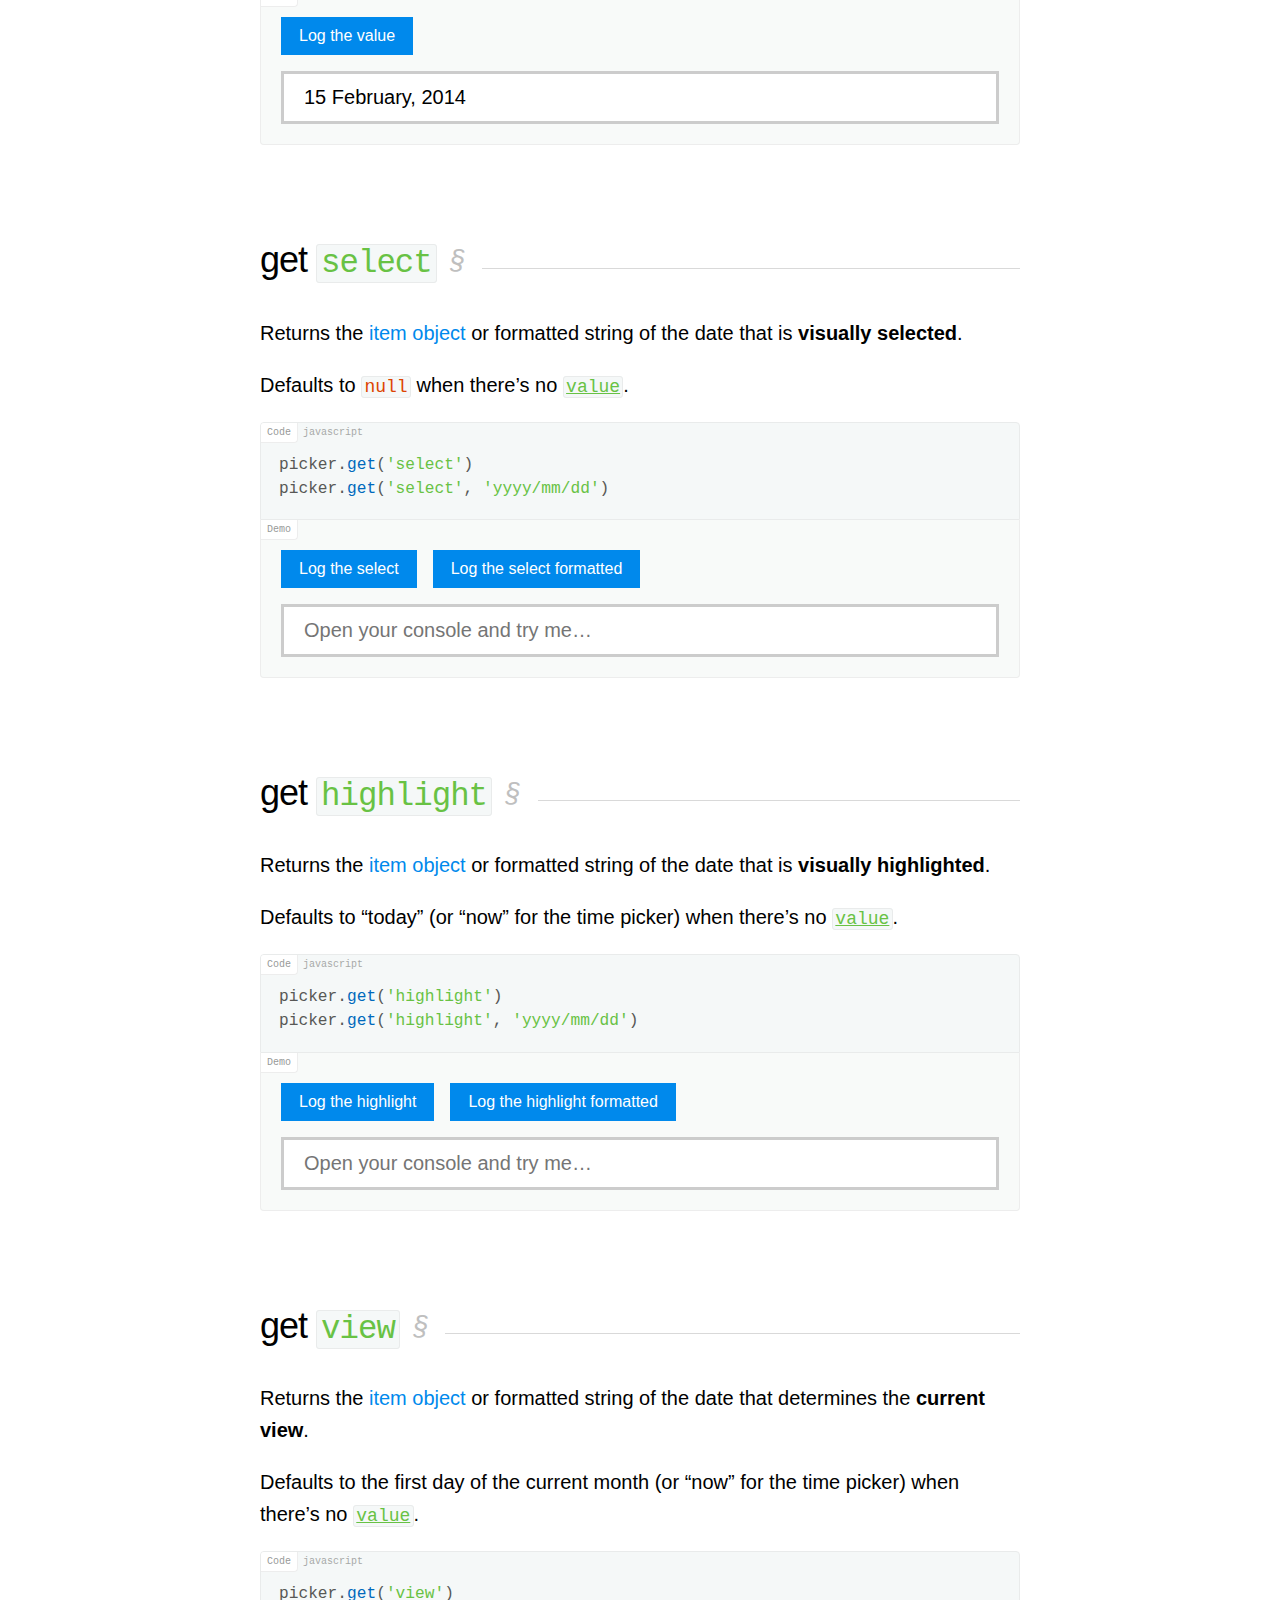
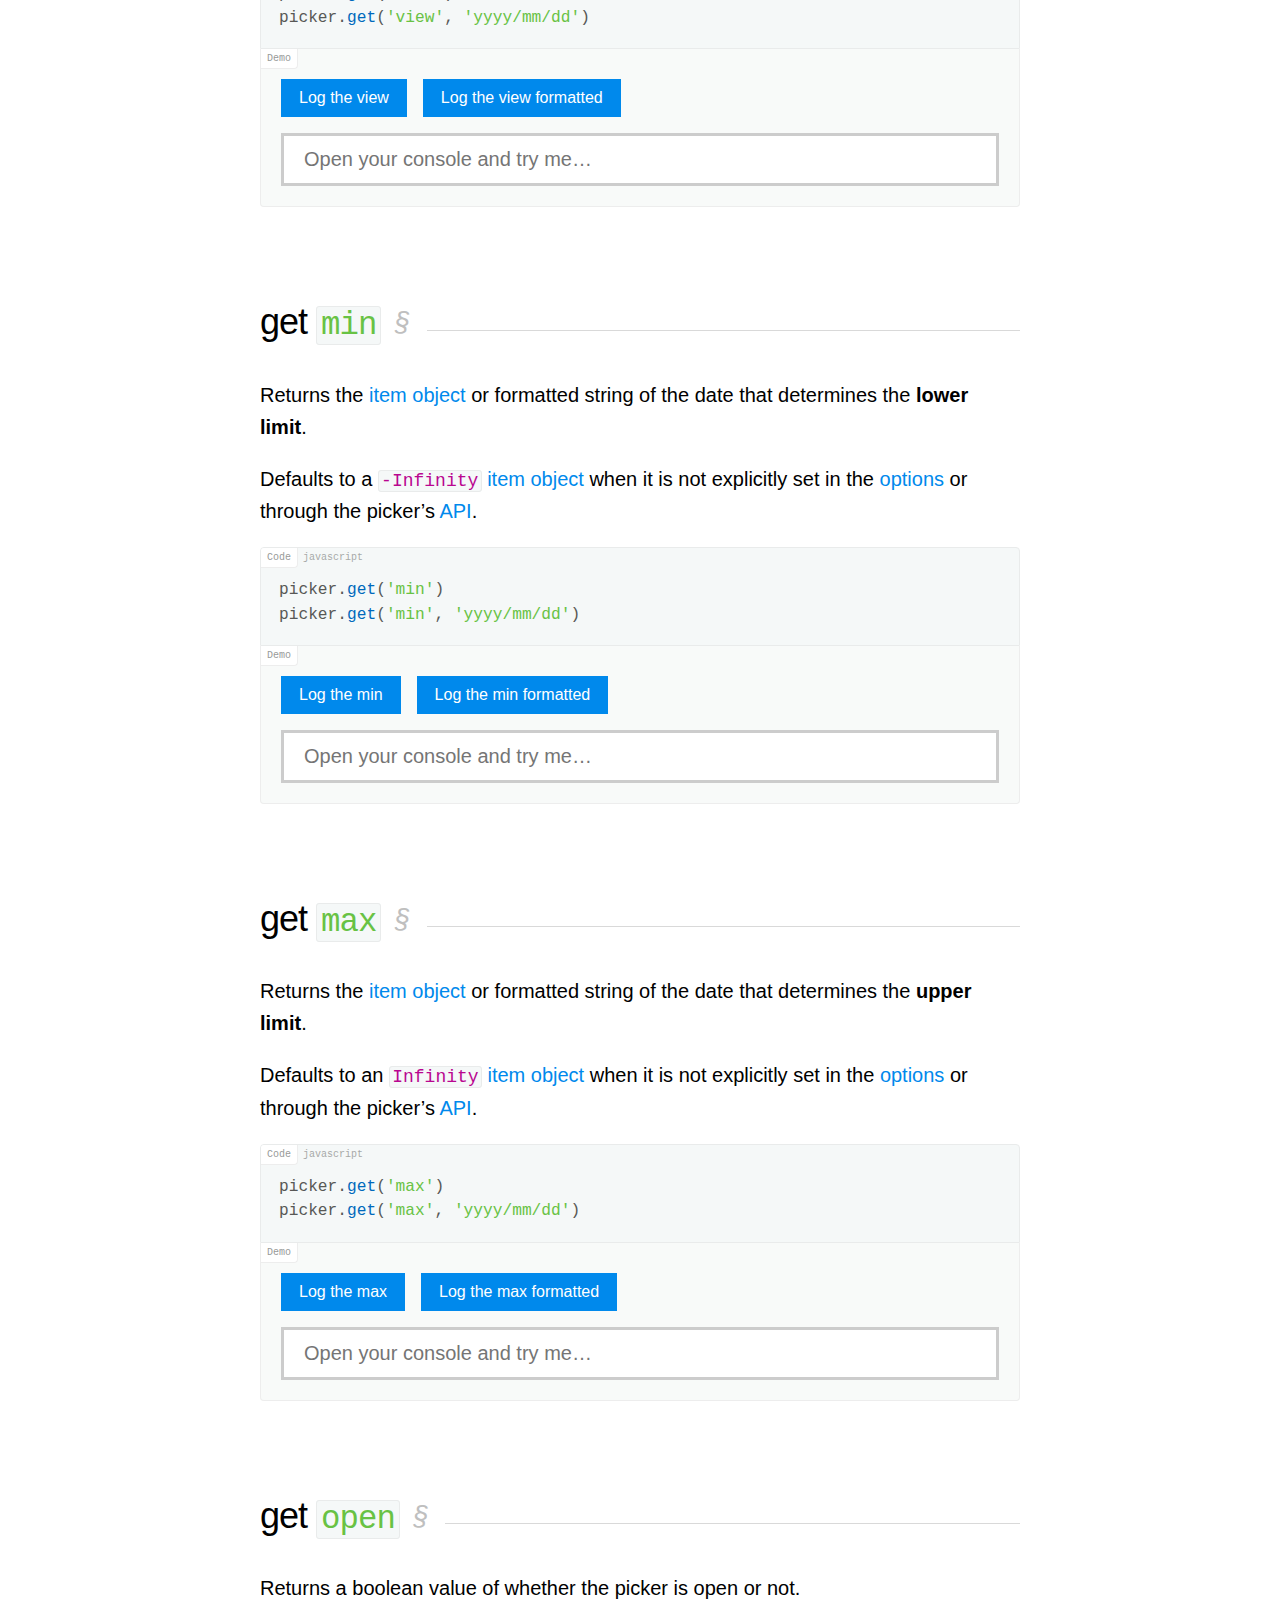
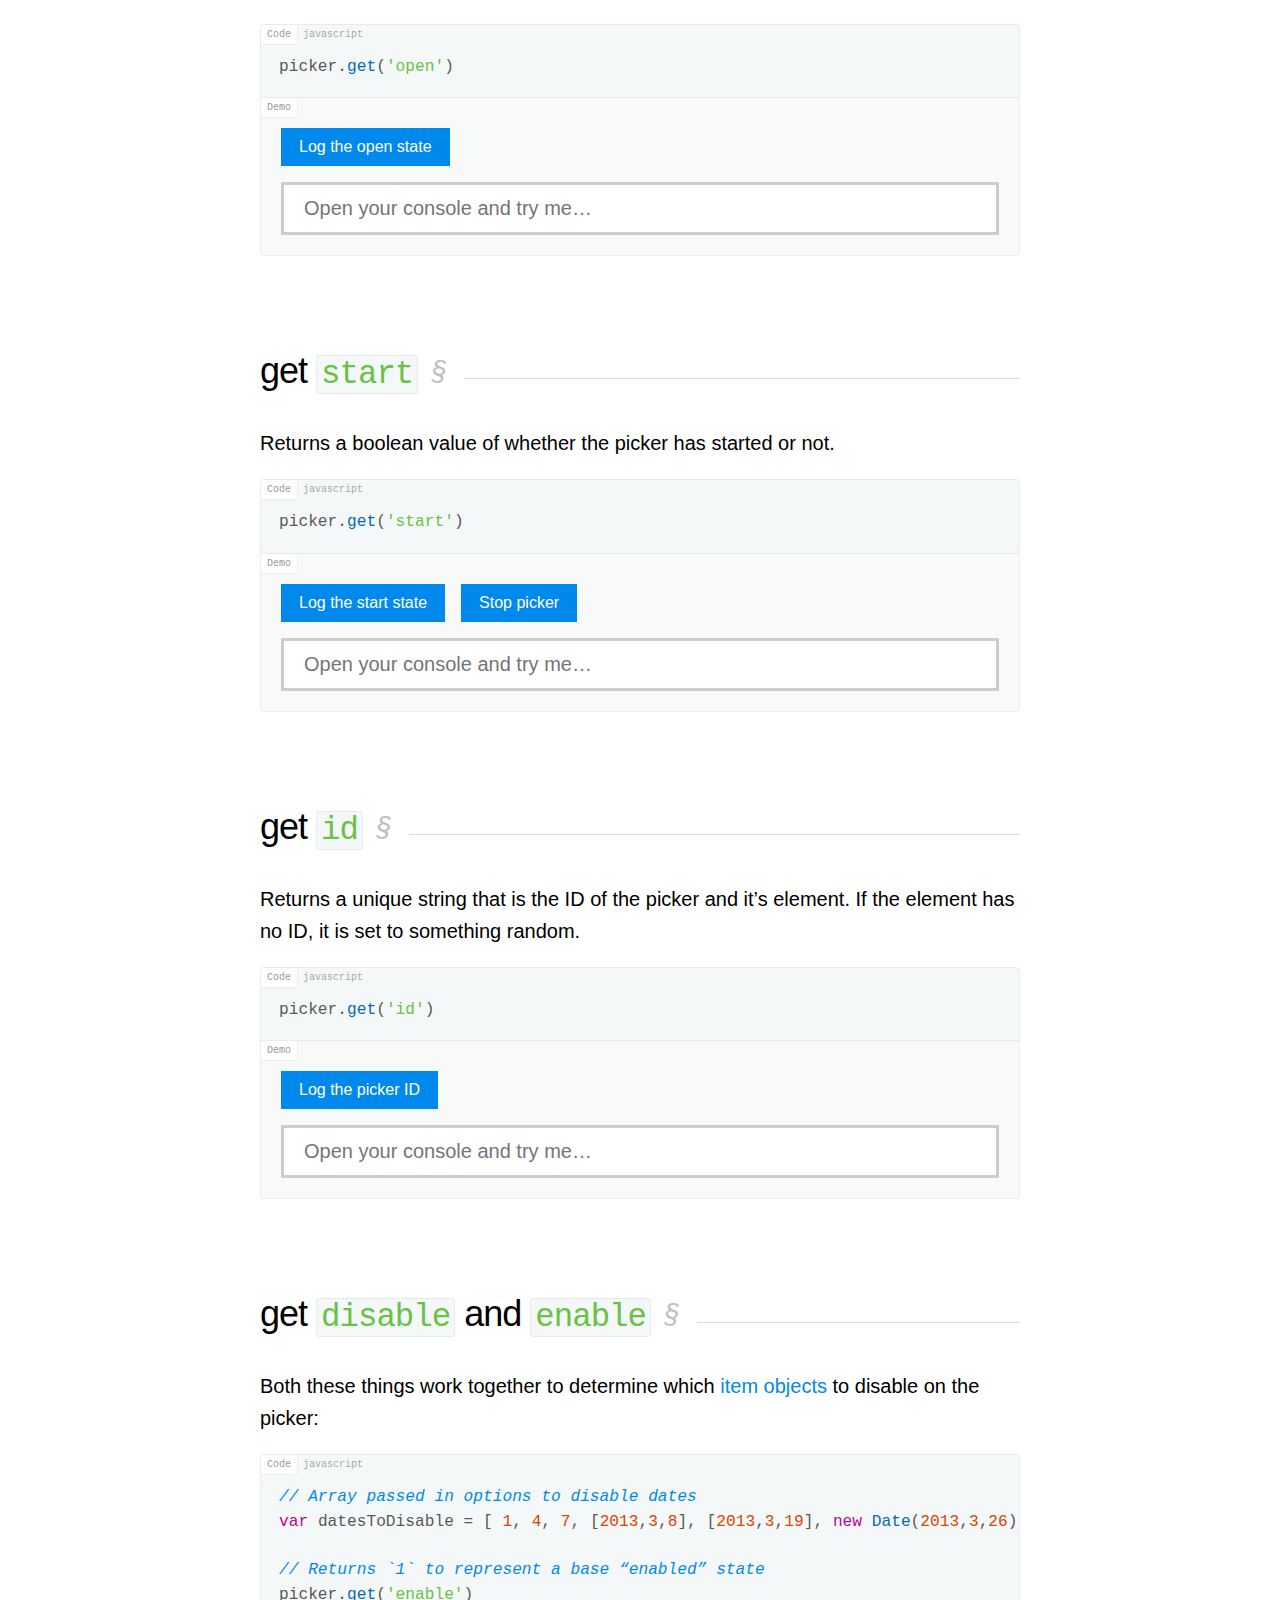
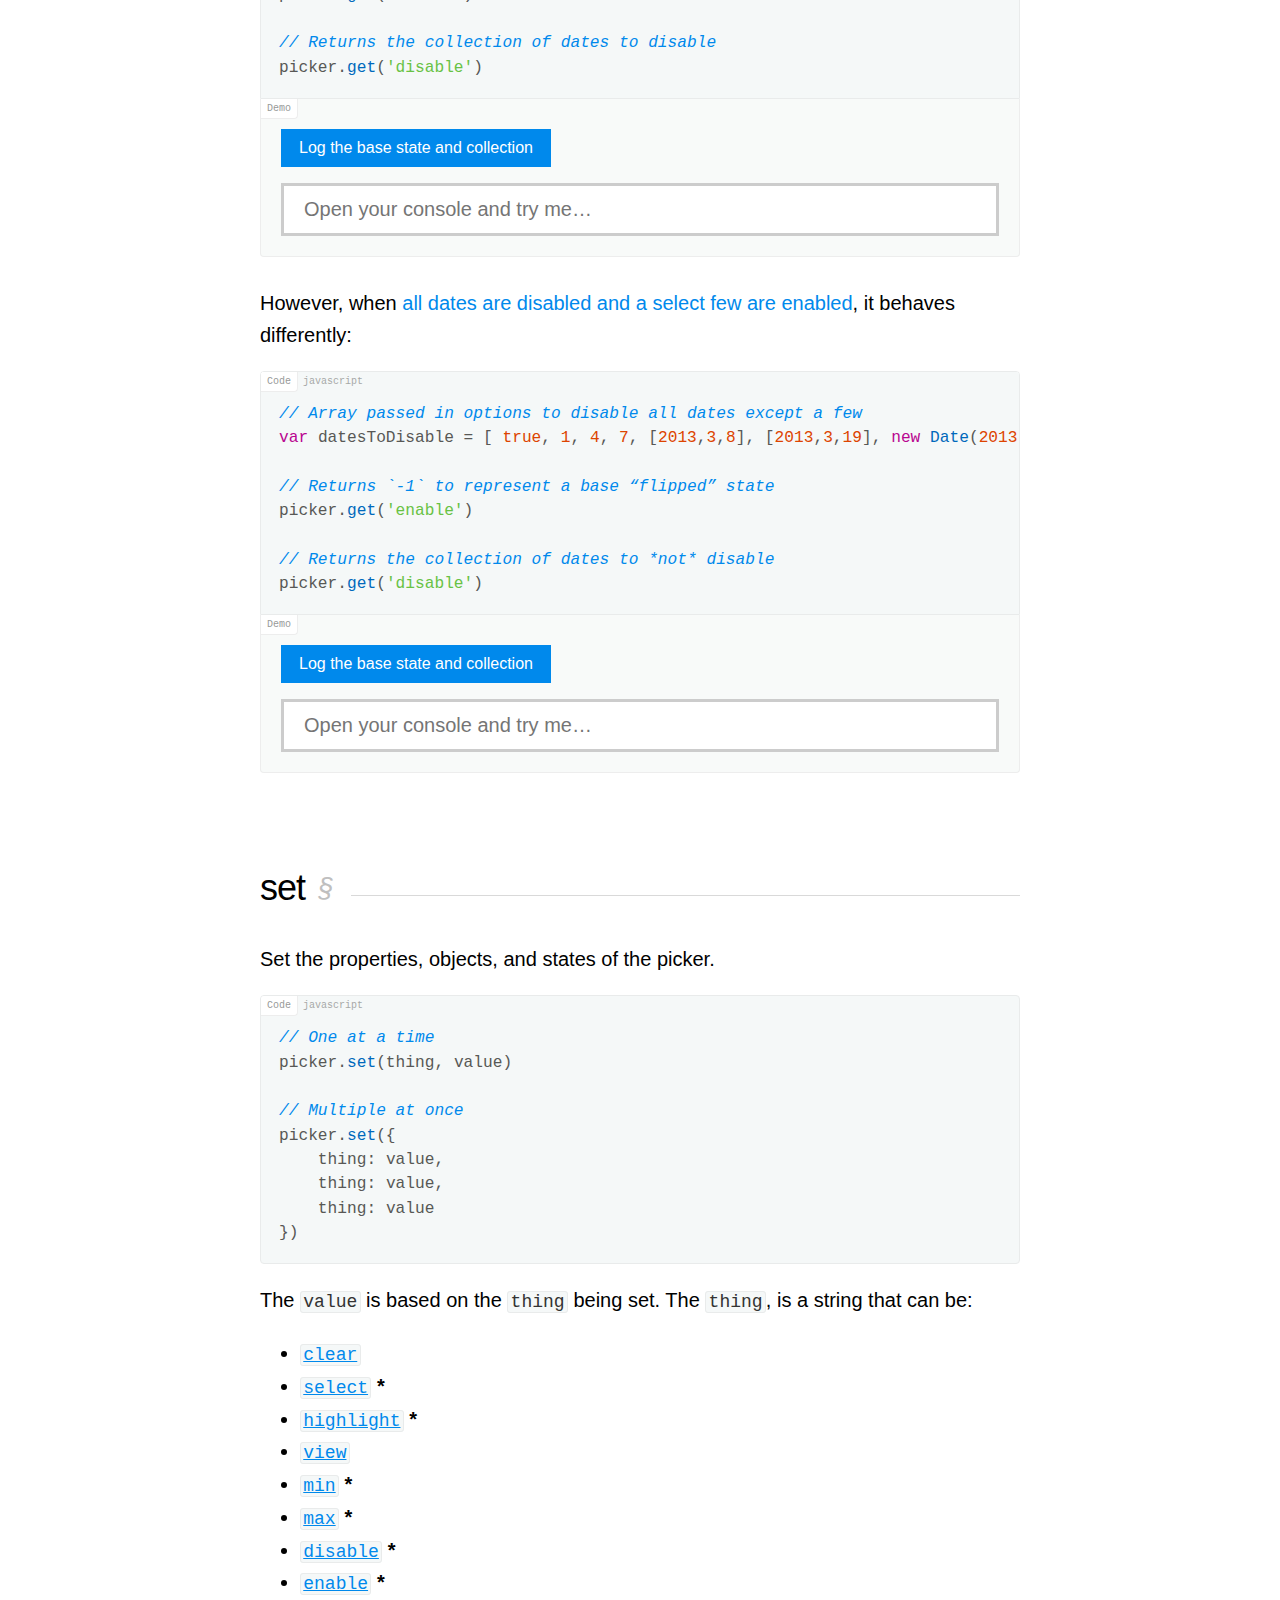
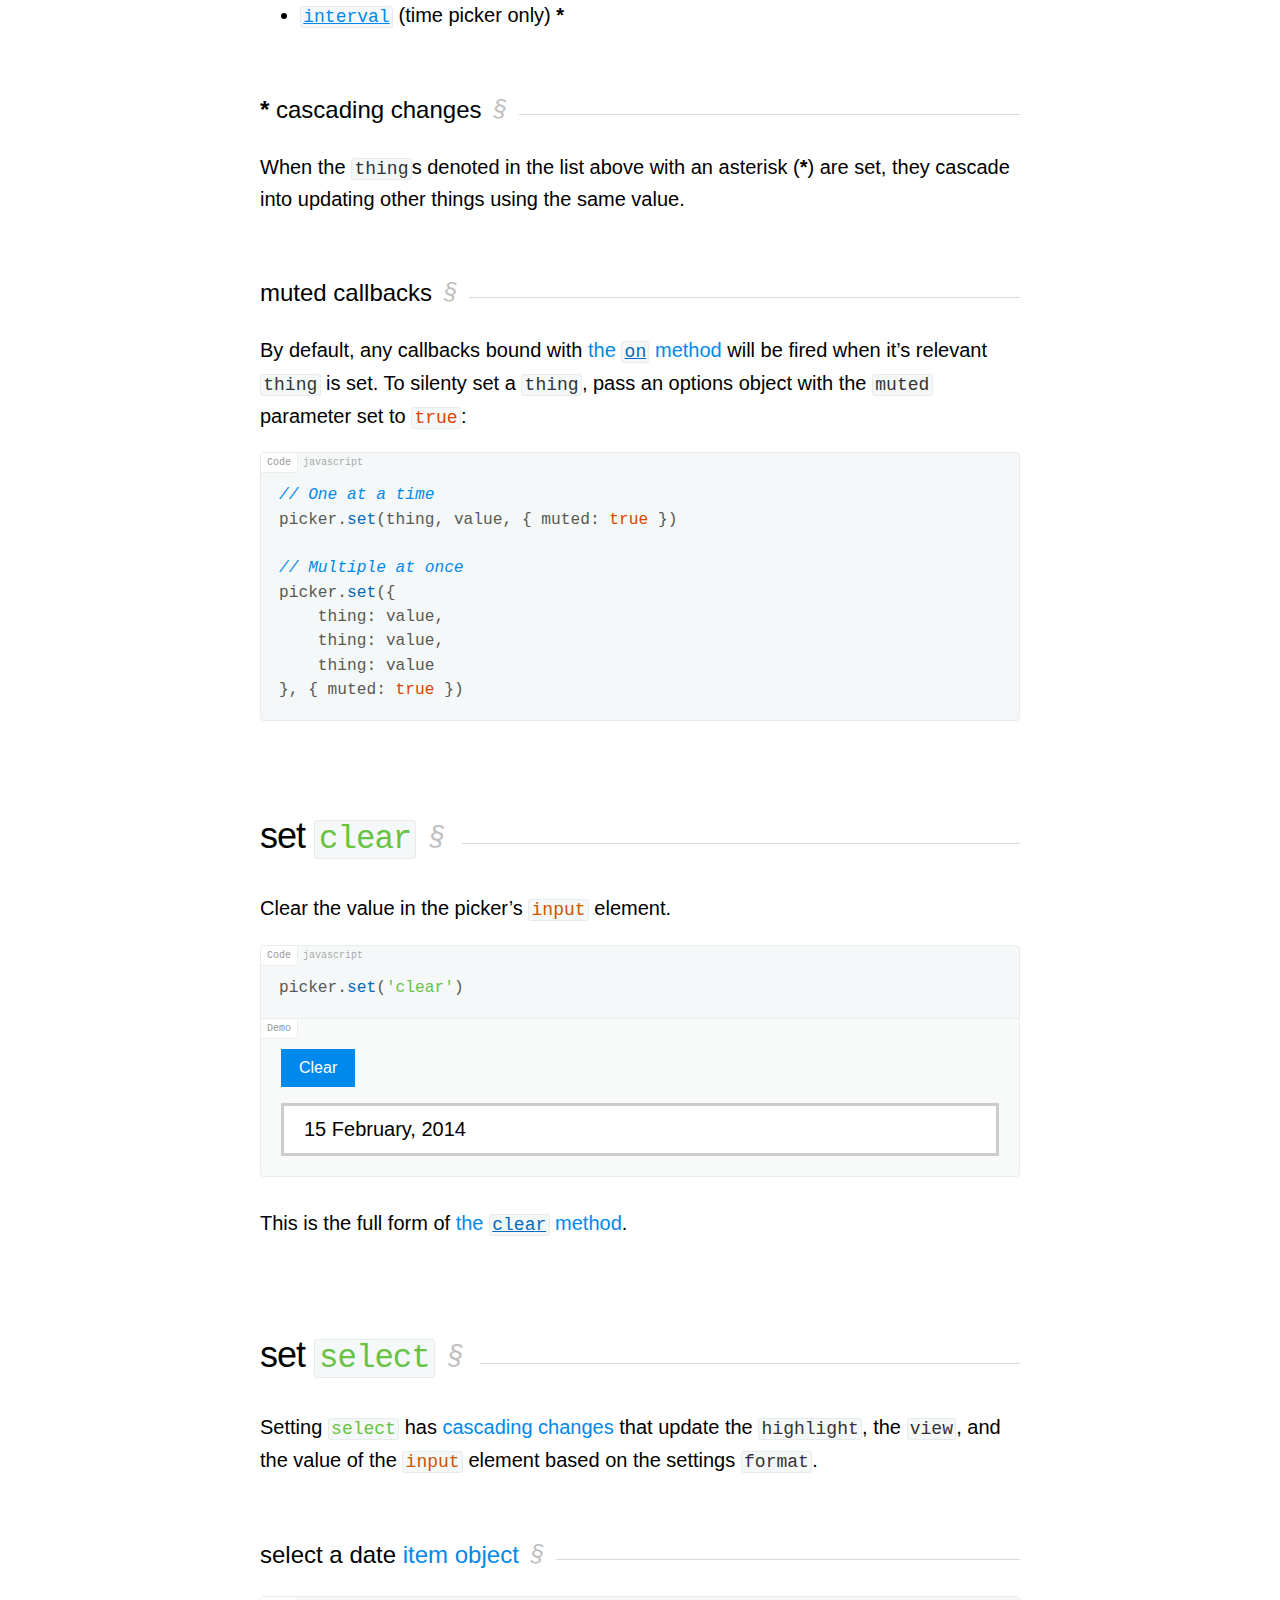
<file: inc/pickadate/api.htm>
<!doctype html>

<meta charset="utf-8">

<meta name="author" content="Amsul - http://amsul.ca">

<meta name="viewport" content="width=device-width">
<meta http-equiv="cache-control" content="no-cache">
<meta http-equiv="pragma" content="no-cache">
<meta http-equiv="X-UA-Compatible" content="IE=Edge">

<title>pickadate.js / api</title>

<link rel="shortcut icon" href="demo/images/favicon.ico">
<link rel="stylesheet" href="demo/styles/css/main.css">
<link rel="stylesheet" href="lib/themes/default.css" id="theme_base">
<link rel="stylesheet" href="lib/themes/default.date.css" id="theme_date">
<link rel="stylesheet" href="lib/themes/default.time.css" id="theme_time">

<!--[if lt IE 9]>
    <script>document.createElement('section')</script>
<![endif]-->


<body>


    <header class="section section--header section--splash">

        <div class="section__block section__block--scoped">
            <nav class="menu menu--header page-target" id="menu">
                <ul class="menu__list menu__list--header">
                    <li class="menu__item menu__item--touch menu__item--logo"><a class="menu__link menu__link--dimmed" href="index.htm"><span class="logocon"><span class="logocon__p">p</span><span class="logocon__u"></span></span></a></li>
                    <li class="menu__item menu__item--touch menu__item--toggle">
                        <a class="menu__link menu__link--dimmed page-target__display" href="#menu"><span class="page-target__toggle"></span></a>
                        <a class="menu__link menu__link--dimmed page-target__display--flip" href="#"><span class="page-target__toggle"></span></a>
                    </li>
                    <li class="menu__item menu__item--clear"></li>
                    <li class="menu__item menu__item--responsive page-target__reveal"><a class="menu__link menu__link--dimmed" href="date.htm">Date picker</a></li>
                    <li class="menu__item menu__item--responsive page-target__reveal"><a class="menu__link menu__link--dimmed" href="time.htm">Time picker</a></li>
                    <li class="menu__item menu__item--responsive page-target__reveal"><a class="menu__link menu__link--dimmed menu__link--active" href="api.htm">API</a></li>
                    <li class="menu__item menu__item--responsive page-target__reveal"><a class="menu__link menu__link--dimmed" href="v2-(deprecated)/index.htm">v2 docs</a></li>
                    <li class="menu__item menu__item--responsive page-target__reveal"><a class="menu__link menu__link--dimmed" href="https://github.com/amsul/pickadate.js">Github</a></li>
                    <li class="menu__item menu__item--responsive page-target__reveal menu__item--trail">
                        <span class="menu__link">Themes: <input class="theme-toggle__input" type="radio" id="show_theme_default" name="show_theme" value="default" checked hidden><label class="theme-toggle__label theme-toggle__label--first" for="show_theme_default">default</label><input class="theme-toggle__input" type="radio" id="show_theme_classic" name="show_theme" value="classic" hidden><label class="theme-toggle__label theme-toggle__label--last" for="show_theme_classic" class="checked-negative">classic</label></span>
                    </li>
                </ul>
            </nav>
        </div> <!-- .section__block -->

        

    </header> <!-- .section -->


    









<section class="section">

    <div class="section__block section__block--scoped">

        <h1 class="heading heading--divide-center heading--divide-first"><span class="heading__text">The API<a class="heading__anchor" name="picker" href="#picker">&sect;</a></span></h1>

        <h3 class="heading heading--thin">You can play with the picker API to extend and create custom functionality:</h3>

        <pre><code data-language="javascript">var $input = $('.datepicker').pickadate()

// Use the picker object directly.
var picker = $input.pickadate('picker')
picker.<a href="#api-methods">methodName</a>(argument1, argument2, ...)
picker.<a href="#api-objects">objectName</a>

// Or pass through the element’s plugin data.
$input.pickadate(<a href="#api-methods">methodName</a>, argument1, argument2, ...)
$input.pickadate(<a href="#api-objects">objectName</a>)</code></pre>

        <div class="section__block section__block--notification">
            <p>For most examples on this page, the date picker is used, but the same API applies to the time picker as well.</p>
        </div>

    </div> <!-- .section__block -->

</section> <!-- .section -->


<section class="section">

    <div class="section__block section__block--scoped">

        <h2 class="heading heading--divide"><span class="heading__text">Methods<a class="heading__anchor" name="api-methods" href="#api-methods">&sect;</a></span></h2>

        <p>There are <i>eleven</i> methods available on the picker:</p>

        <ol>
            <li><code class="function"><a href="#method-open-close">open</a></code></li>
            <li><code class="function"><a href="#method-open-close">close</a></code></li>
            <li><code class="function"><a href="#method-start-stop">start</a></code></li>
            <li><code class="function"><a href="#method-start-stop">stop</a></code></li>
            <li><code class="function"><a href="#method-render">render</a></code></li>
            <li><code class="function"><a href="#method-clear">clear</a></code></li>
            <li><code class="function"><a href="#method-get">get</a></code></li>
            <li><code class="function"><a href="#method-set">set</a></code></li>
            <li><code class="function"><a href="#method-on">on</a></code></li>
            <li><code class="function"><a href="#method-off">off</a></code></li>
            <li><code class="function"><a href="#method-trigger">trigger</a></code></li>
        </ol>

        <p>All these methods (except <code class="function">get</code>) return the picker object and are therefore chainable:</p>

        <pre><code data-language="javascript">picker.open().clear().close()...</code></pre>

    </div> <!-- .section__block -->

</section> <!-- .section -->


<section class="section">

    <div class="section__block section__block--scoped">

        <h2 class="heading heading--divide"><span class="heading__text">Objects<a class="heading__anchor" name="api-objects" href="#api-objects">&sect;</a></span></h2>

        <p>There are <i>four</i> objects available through the picker:</p>

        <ol>
            <li><code><a href="#object-node">$node</a></code></li>
            <li><code><a href="#object-root">$root</a></code></li>
            <li><code><a href="#object-hidden">_hidden</a></code></li>
            <li><code><a href="#object-component">component</a></code></li>
        </ol>

    </div> <!-- .section__block -->

</section> <!-- .section -->


<section class="section">

    <div class="section__block section__block--scoped">

        <h1 class="heading heading--divide-center"><span class="heading__text">The Methods<a class="heading__anchor" name="methods" href="#methods">&sect;</a></span></h1>

    </div> <!-- .section__block -->

</section> <!-- .section -->


<section class="section">

    <div class="section__block section__block--scoped">

        <h2 class="heading heading--divide"><span class="heading__text">Open and Close<a class="heading__anchor" name="method-open-close" href="#method-open-close">&sect;</a></span></h2>
        <p>Open and close the picker holder. To check if it’s already open, use <a href="#method-get">the <code class="function">get</code> method</a>.</p>

        <pre class="pre--demo"><code data-language="javascript">picker.open()
picker.close()

// If a “click” is involved, prevent the event bubbling.
event.stopPropagation()

// If we want to maintain focus on the input,
// prevent the default action on “mousedown”.
event.preventDefault()</code></pre>

        <fieldset class="fieldset fieldset--demo js__fieldset"><div class="fieldset__wrapper"><button id=button__api-open-close class="fieldset__button button button--small">Open</button><input id="demo__api-open-close" class="fieldset__input " type=text value="" placeholder="Try me&hellip;"></div></fieldset>

    </div> <!-- .section__block -->

    <div class="section__block section__block--scoped">

        <h3 class="heading heading--divide"><span class="heading__text">Close with focus<a class="heading__anchor--bigger" name="method-close-focus" href="#method-close-focus">&sect;</a></span></h3>

        <p>Close the picker while keeping focus on the <code class="tag-name">input</code> element by passing a truth-y argument.</p>

        <pre class="pre--demo"><code data-language="javascript">picker.close(true)</code></pre>

        <fieldset class="fieldset fieldset--demo js__fieldset"><div class="fieldset__wrapper"><button id=button__api-close-focus class="fieldset__button button button--small">Close with focus</button><input id="demo__api-close-focus" class="fieldset__input " type=text value="" placeholder="Try me&hellip;"></div></fieldset>

    </div> <!-- .section__block -->

    <div class="section__block section__block--scoped">

        <h3 class="heading heading--divide"><span class="heading__text">Open without focus<a class="heading__anchor--bigger" name="method-open-focus" href="#method-open-focus">&sect;</a></span></h3>

        <p>Open the picker without focusing onto the <code class="tag-name">input</code> element by passing <code class="constant">false</code> as the first argument. Opening the picker this way, there’s a few things to note:</p>
        <p><b>(1)</b> The only way to close it is with a separate custom binding – in this example, on document click.</p>
        <p><b>(2)</b> <a href="#events-callbacks">The “opening” events</a> are still triggered – however, using <a href="#method-get">the <code>get</code> method</a> to see if the picker is open will return <code class="constant">false</code>.</p>
        <p><b>(3)</b> If any of the picker elements is focused/clicked, it resumes normal behavior.</p>

        <pre class="pre--demo"><code data-language="javascript">picker.open(false)
$(document).on('click', function() {
    picker.close()
})</code></pre>

        <fieldset class="fieldset fieldset--demo js__fieldset"><div class="fieldset__wrapper"><button id=button__api-open-focus class="fieldset__button button button--small">Open without focus</button><input id="demo__api-open-focus" class="fieldset__input " type=text value="" placeholder="Try me&hellip;"></div></fieldset>

    </div> <!-- .section__block -->

</section> <!-- .section -->


<section class="section">

    <div class="section__block section__block--scoped">

        <h2 class="heading heading--divide"><span class="heading__text">Start and Stop<a class="heading__anchor" name="method-start-stop" href="#method-start-stop">&sect;</a></span></h2>
        <p>Destroy and rebuild the picker. To check if it’s already started, use <a href="#method-get">the <code class="function">get</code> method</a>.</p>

        <pre class="pre--demo"><code data-language="javascript">picker.stop()
picker.start()</code></pre>

        <fieldset class="fieldset fieldset--demo js__fieldset"><div class="fieldset__wrapper"><button id=button__api-start-stop class="fieldset__button button button--small">Stop</button><input id="demo__api-start-stop" class="fieldset__input " type=date value="" placeholder="Try me&hellip;"></div></fieldset>

        <div class="section__block section__block--notification">
            <p>Destroying the picker also clears any <a href="#events-callbacks">events’ callbacks</a> bound on it.</p>
        </div>

    </div> <!-- .section__block -->

</section> <!-- .section -->


<section class="section">

    <div class="section__block section__block--scoped">

        <h2 class="heading heading--divide"><span class="heading__text">Render<a class="heading__anchor" name="method-render" href="#method-render">&sect;</a></span></h2>
        <p>Refresh the picker after adding something to the holder.</p>

        <pre class="pre--demo"><code data-language="javascript">picker.render()</code></pre>

        <fieldset class="fieldset fieldset--demo js__fieldset"><div class="fieldset__wrapper"><button id=button__api-render class="fieldset__button button button--small">Add stuff</button><input id="demo__api-render" class="fieldset__input " type=text value="" placeholder="Try me&hellip;"></div></fieldset>

        <p>By default, only the “face” of the picker (i.e. the <code>box</code> element), has it’s contents re-rendered. To render the entire picker from the <code>root</code> up, pass <code class="constant">true</code> as the first argument:</p>

        <pre><code data-language="javascript">picker.render(true)</code></pre>

    </div> <!-- .section__block -->

</section> <!-- .section -->


<section class="section">

    <div class="section__block section__block--scoped">

        <h2 class="heading heading--divide"><span class="heading__text">Clear<a class="heading__anchor" name="method-clear" href="#method-clear">&sect;</a></span></h2>
        <p>Clear the value in the picker’s <code class="tag-name">input</code> element.</p>

        <pre class="pre--demo"><code data-language="javascript">picker.clear()</code></pre>

        <fieldset class="fieldset fieldset--demo js__fieldset"><div class="fieldset__wrapper"><button id=button__api-clear class="fieldset__button button button--small">Clear</button><input id="demo__api-clear" class="fieldset__input " type=text value="15 February, 2014" placeholder="Try me&hellip;"></div></fieldset>

        <p>This is a shorthand that uses <a href="#method-set">the <code class="function">set</code> method</a> behind the scenes.</p>

    </div> <!-- .section__block -->

</section> <!-- .section -->


<section class="section">

    <div class="section__block section__block--scoped">

        <h2 class="heading heading--divide"><span class="heading__text">Get<a class="heading__anchor" name="method-get" href="#method-get">&sect;</a></span></h2>

        <p>Get the properties, objects, and states of the picker.</p>

        <pre><code data-language="javascript">picker.get(thing)</code></pre>

        <p>The <code>thing</code> argument is an optional string and can be one of the following:</p>

        <ul>
            <li><code><a href="#method-get-value">value</a></code> (default)</li>
            <li><code><a href="#method-get-select">select</a></code> <b>*</b></li>
            <li><code><a href="#method-get-highlight">highlight</a></code> <b>*</b></li>
            <li><code><a href="#method-get-view">view</a></code> <b>*</b></li>
            <li><code><a href="#method-get-min">min</a></code> <b>*</b></li>
            <li><code><a href="#method-get-max">max</a></code> <b>*</b></li>
            <li><code><a href="#method-get-open">open</a></code></li>
            <li><code><a href="#method-get-start">start</a></code></li>
            <li><code><a href="#method-get-id">id</a></code></li>
            <li><code><a href="#method-get-disable">disable</a></code></li>
            <li><code><a href="#method-get-enable">enable</a></code></li>
        </ul>

        <h3 class="heading heading--divide"><span class="heading__text"><b>*</b> Item Objects<a class="heading__anchor--bigger" name="item-objects" href="#item-objects">&sect;</a></span></h3>

        <p>The <code>thing</code>s denoted in the list above with an asterisk (<b>*</b>) return a picker item object that can be formatted by passing a second string argument using the <a href="date.htm#formats">date</a> or <a href="time.htm#formats">time</a> formatting rules:</p>
        <pre><code data-language="javascript">picker.get(thing, format)</code></pre>

        <p>Each “date” or “time” within the picker has an item object accompanying it behind the scenes.</p>

        <p>Here’s a <b>date picker item object</b> for <u>20 April, 2013</u>:</p>
        <pre><code data-language="javascript">{
    // The full year.
    year: 2013,

    // The month with zero-as-index.
    month: 3,

    // The date of the month.
    date: 20,

    // The day of the week with zero-as-index.
    day: 6,

    // The underlying JavaScript Date object.
    obj: { 'Sat Apr 20 2013 00:00:00 GMT-0400 (EDT)' },

    // The “pick” value used for comparisons.
    pick: 1366430400000
}</code></pre>

        <p>Here’s a <b>time picker item object</b> for <u>4:20 PM</u>:</p>
        <pre><code data-language="javascript">{
    // Hour of the day from 0 to 23.
    hour: 16,

    // The minutes of the hour from 0 to 59 (based on the interval).
    mins: 20,

    // The “pick” value used for comparisons.
    pick: 980
}</code></pre>

    </div> <!-- .section__block -->

</section> <!-- .section -->


<section class="section">

    <div class="section__block section__block--scoped">

        <h2 class="heading heading--divide"><span class="heading__text">Get <code class="string">value</code><a class="heading__anchor" name="method-get-value" href="#method-get-value">&sect;</a></span></h2>

        <p>Returns the string value of the picker’s <code>input</code> element.</p>

        <pre class="pre--demo"><code data-language="javascript">picker.get() // Short for `picker.get('value')`.</code></pre>

        <fieldset class="fieldset fieldset--demo js__fieldset"><div class="fieldset__wrapper"><button id=button__api-get--value class="fieldset__button button button--small">Log the value</button><input id="demo__api-get--value" class="fieldset__input " type=text value="15 February, 2014" placeholder="Open your console and try me&hellip;"></div></fieldset>

    </div> <!-- .section__block -->

    <div class="section__block section__block--scoped">

        <h2 class="heading heading--divide"><span class="heading__text">Get <code class="string">select</code><a class="heading__anchor" name="method-get-select" href="#method-get-select">&sect;</a></span></h2>

        <p>Returns the <a href="#item-objects">item object</a> or formatted string of the date that is <b>visually selected</b>.</p>
        <p>Defaults to <code class="null">null</code> when there’s no <a href="#method-get-value"><code class="string">value</code></a>.</p>
        <pre class="pre--demo"><code data-language="javascript">picker.get('select')
picker.get('select', 'yyyy/mm/dd')</code></pre>
        <fieldset class="fieldset fieldset--demo js__fieldset"><div class="fieldset__wrapper"><button id=button__api-get--select class="fieldset__button button button--small">Log the select</button><button id=button__api-get--select-format class="fieldset__button button button--small">Log the select formatted</button><input id="demo__api-get--select" class="fieldset__input " type=text value="" placeholder="Open your console and try me&hellip;"></div></fieldset>

    </div> <!-- .section__block -->

    <div class="section__block section__block--scoped">

        <h2 class="heading heading--divide"><span class="heading__text">Get <code class="string">highlight</code><a class="heading__anchor" name="method-get-highlight" href="#method-get-highlight">&sect;</a></span></h2>

        <p>Returns the <a href="#item-objects">item object</a> or formatted string of the date that is <b>visually highlighted</b>.</p>
        <p>Defaults to “today” (or “now” for the time picker) when there’s no <a href="#method-get-value"><code class="string">value</code></a>.</p>
        <pre class="pre--demo"><code data-language="javascript">picker.get('highlight')
picker.get('highlight', 'yyyy/mm/dd')</code></pre>
        <fieldset class="fieldset fieldset--demo js__fieldset"><div class="fieldset__wrapper"><button id=button__api-get--highlight class="fieldset__button button button--small">Log the highlight</button><button id=button__api-get--highlight-format class="fieldset__button button button--small">Log the highlight formatted</button><input id="demo__api-get--highlight" class="fieldset__input " type=text value="" placeholder="Open your console and try me&hellip;"></div></fieldset>

    </div> <!-- .section__block -->

    <div class="section__block section__block--scoped">

        <h2 class="heading heading--divide"><span class="heading__text">Get <code class="string">view</code><a class="heading__anchor" name="method-get-view" href="#method-get-view">&sect;</a></span></h2>

        <p>Returns the <a href="#item-objects">item object</a> or formatted string of the date that determines the <b>current view</b>.</p>
        <p>Defaults to the first day of the current month (or “now” for the time picker) when there’s no <a href="#method-get-value"><code class="string">value</code></a>.</p>
        <pre class="pre--demo"><code data-language="javascript">picker.get('view')
picker.get('view', 'yyyy/mm/dd')</code></pre>
        <fieldset class="fieldset fieldset--demo js__fieldset"><div class="fieldset__wrapper"><button id=button__api-get--view class="fieldset__button button button--small">Log the view</button><button id=button__api-get--view-format class="fieldset__button button button--small">Log the view formatted</button><input id="demo__api-get--view" class="fieldset__input " type=text value="" placeholder="Open your console and try me&hellip;"></div></fieldset>

    </div> <!-- .section__block -->

    <div class="section__block section__block--scoped">

        <h2 class="heading heading--divide"><span class="heading__text">Get <code class="string">min</code><a class="heading__anchor" name="method-get-min" href="#method-get-min">&sect;</a></span></h2>

        <p>Returns the <a href="#item-objects">item object</a> or formatted string of the date that determines the <b>lower limit</b>.</p>
        <p>Defaults to a <code class="keyword">-Infinity</code> <a href="#item-objects">item object</a> when it is not explicitly set in the <a href="date.htm#limits">options</a> or through the picker’s <a href="#method-set-min">API</a>.</p>
        <pre class="pre--demo"><code data-language="javascript">picker.get('min')
picker.get('min', 'yyyy/mm/dd')</code></pre>
        <fieldset class="fieldset fieldset--demo js__fieldset"><div class="fieldset__wrapper"><button id=button__api-get--min class="fieldset__button button button--small">Log the min</button><button id=button__api-get--min-format class="fieldset__button button button--small">Log the min formatted</button><input id="demo__api-get--min" class="fieldset__input " type=text value="" placeholder="Open your console and try me&hellip;"></div></fieldset>

    </div> <!-- .section__block -->

    <div class="section__block section__block--scoped">

        <h2 class="heading heading--divide"><span class="heading__text">Get <code class="string">max</code><a class="heading__anchor" name="method-get-max" href="#method-get-max">&sect;</a></span></h2>

        <p>Returns the <a href="#item-objects">item object</a> or formatted string of the date that determines the <b>upper limit</b>.</p>
        <p>Defaults to an <code class="keyword">Infinity</code> <a href="#item-objects">item object</a> when it is not explicitly set in the <a href="date.htm#limits">options</a> or through the picker’s <a href="#method-set-max">API</a>.</p>
        <pre class="pre--demo"><code data-language="javascript">picker.get('max')
picker.get('max', 'yyyy/mm/dd')</code></pre>
        <fieldset class="fieldset fieldset--demo js__fieldset"><div class="fieldset__wrapper"><button id=button__api-get--max class="fieldset__button button button--small">Log the max</button><button id=button__api-get--max-format class="fieldset__button button button--small">Log the max formatted</button><input id="demo__api-get--max" class="fieldset__input " type=text value="" placeholder="Open your console and try me&hellip;"></div></fieldset>

    </div> <!-- .section__block -->

    <div class="section__block section__block--scoped">

        <h2 class="heading heading--divide"><span class="heading__text">Get <code class="string">open</code><a class="heading__anchor" name="method-get-open" href="#method-get-open">&sect;</a></span></h2>

        <p>Returns a boolean value of whether the picker is open or not.</p>
        <pre class="pre--demo"><code data-language="javascript">picker.get('open')</code></pre>
        <fieldset class="fieldset fieldset--demo js__fieldset"><div class="fieldset__wrapper"><button id=button__api-get--open class="fieldset__button button button--small">Log the open state</button><input id="demo__api-get--open" class="fieldset__input " type=text value="" placeholder="Open your console and try me&hellip;"></div></fieldset>

    </div> <!-- .section__block -->

    <div class="section__block section__block--scoped">

        <h2 class="heading heading--divide"><span class="heading__text">Get <code class="string">start</code><a class="heading__anchor" name="method-get-start" href="#method-get-start">&sect;</a></span></h2>

        <p>Returns a boolean value of whether the picker has started or not.</p>
        <pre class="pre--demo"><code data-language="javascript">picker.get('start')</code></pre>
        <fieldset class="fieldset fieldset--demo js__fieldset"><div class="fieldset__wrapper"><button id=button__api-get--start class="fieldset__button button button--small">Log the start state</button><button id=button__api-get--start-stop class="fieldset__button button button--small">Stop picker</button><input id="demo__api-get--start" class="fieldset__input " type=date value="" placeholder="Open your console and try me&hellip;"></div></fieldset>

    </div> <!-- .section__block -->

    <div class="section__block section__block--scoped">

        <h2 class="heading heading--divide"><span class="heading__text">Get <code class="string">id</code><a class="heading__anchor" name="method-get-id" href="#method-get-id">&sect;</a></span></h2>

        <p>Returns a unique string that is the ID of the picker and it’s element. If the element has no ID, it is set to something random.</p>
        <pre class="pre--demo"><code data-language="javascript">picker.get('id')</code></pre>
        <fieldset class="fieldset fieldset--demo js__fieldset"><div class="fieldset__wrapper"><button id=button__api-get--id class="fieldset__button button button--small">Log the picker ID</button><input id="demo__api-get--id" class="fieldset__input " type=text value="" placeholder="Open your console and try me&hellip;"></div></fieldset>

    </div> <!-- .section__block -->

    <div class="section__block section__block--scoped">

        <h2 class="heading heading--divide"><a name="method-get-enable"></a><span class="heading__text">Get <code class="string">disable</code> and <code class="string">enable</code><a class="heading__anchor" name="method-get-disable" href="#method-get-disable">&sect;</a></span></h2>

        <p>Both these things work together to determine which <a href="#item-objects">item objects</a> to disable on the picker:</p>
        <pre class="pre--demo"><code data-language="javascript">// Array passed in options to disable dates
var datesToDisable = [ 1, 4, 7, [2013,3,8], [2013,3,19], new Date(2013,3,26) ]

// Returns `1` to represent a base “enabled” state
picker.get('enable')

// Returns the collection of dates to disable
picker.get('disable')</code></pre>
        <fieldset class="fieldset fieldset--demo js__fieldset"><div class="fieldset__wrapper"><button id=button__api-get--disable class="fieldset__button button button--small">Log the base state and collection</button><input id="demo__api-get--disable" class="fieldset__input " type=text value="" placeholder="Open your console and try me&hellip;"></div></fieldset>

        <p>However, when <a href="date.htm#disable-dates-all">all dates are disabled and a select few are enabled</a>, it behaves differently:</p>
        <pre class="pre--demo"><code data-language="javascript">// Array passed in options to disable all dates except a few
var datesToDisable = [ true, 1, 4, 7, [2013,3,8], [2013,3,19], new Date(2013,3,26) ]

// Returns `-1` to represent a base “flipped” state
picker.get('enable')

// Returns the collection of dates to *not* disable
picker.get('disable')</code></pre>
        <fieldset class="fieldset fieldset--demo js__fieldset"><div class="fieldset__wrapper"><button id=button__api-get--enable class="fieldset__button button button--small">Log the base state and collection</button><input id="demo__api-get--enable" class="fieldset__input " type=text value="" placeholder="Open your console and try me&hellip;"></div></fieldset>

    </div> <!-- .section__block -->

</section> <!-- .section -->


<section class="section">

    <div class="section__block section__block--scoped">

        <h2 class="heading heading--divide"><span class="heading__text">Set<a class="heading__anchor" name="method-set" href="#method-set">&sect;</a></span></h2>

        <p>Set the properties, objects, and states of the picker.</p>

        <pre><code data-language="javascript">// One at a time
picker.set(thing, value)

// Multiple at once
picker.set({
    thing: value,
    thing: value,
    thing: value
})</code></pre>

        <p>The <code>value</code> is based on the <code>thing</code> being set. The <code>thing</code>, is a string that can be:</p>

        <ul>
            <li><code><a href="#method-set-clear">clear</a></code></li>
            <li><code><a href="#method-set-select">select</a></code> <b>*</b></li>
            <li><code><a href="#method-set-highlight">highlight</a></code> <b>*</b></li>
            <li><code><a href="#method-set-view">view</a></code></li>
            <li><code><a href="#method-set-min">min</a></code> <b>*</b></li>
            <li><code><a href="#method-set-max">max</a></code> <b>*</b></li>
            <li><code><a href="#method-set-disable-enable">disable</a></code> <b>*</b></li>
            <li><code><a href="#method-set-disable-enable">enable</a></code> <b>*</b></li>
            <li><code><a href="#method-set-interval">interval</a></code> (time picker only) <b>*</b></li>
        </ul>

        <h3 class="heading heading--divide"><span class="heading__text"><b>*</b> cascading changes<a class="heading__anchor--bigger" name="cascading-changes" href="#cascading-changes">&sect;</a></span></h3>

        <p>When the <code>thing</code>s denoted in the list above with an asterisk (<b>*</b>) are set, they cascade into updating other things using the same value.</p>

        <h3 class="heading heading--divide"><span class="heading__text">muted callbacks<a class="heading__anchor--bigger" name="muted-callbacks" href="#muted-callbacks">&sect;</a></span></h3>

        <p>By default, any callbacks bound with <a href="#method-on">the <code class="function">on</code> method</a> will be fired when it’s relevant <code>thing</code> is set. To silenty set a <code>thing</code>, pass an options object with the <code>muted</code> parameter set to <code class="constant">true</code>:</p>

        <pre><code data-language="javascript">// One at a time
picker.set(thing, value, { muted: true })

// Multiple at once
picker.set({
    thing: value,
    thing: value,
    thing: value
}, { muted: true })
</code></pre>

    </div> <!-- .section__block -->

</section> <!-- .section -->


<section class="section">

    <div class="section__block section__block--scoped">

        <h2 class="heading heading--divide"><span class="heading__text">Set <code class="string">clear</code><a class="heading__anchor" name="method-set-clear" href="#method-set-clear">&sect;</a></span></h2>
        <p>Clear the value in the picker’s <code class="tag-name">input</code> element.</p>

        <pre class="pre--demo"><code data-language="javascript">picker.set('clear')</code></pre>

        <fieldset class="fieldset fieldset--demo js__fieldset"><div class="fieldset__wrapper"><button id=button__api-set-clear class="fieldset__button button button--small">Clear</button><input id="demo__api-set-clear" class="fieldset__input " type=text value="15 February, 2014" placeholder="Try me&hellip;"></div></fieldset>

        <p>This is the full form of <a href="#method-clear">the <code class="function">clear</code> method</a>.</p>

    </div> <!-- .section__block -->

</section> <!-- .section -->


<section class="section">

    <div class="section__block section__block--scoped">

        <h2 class="heading heading--divide"><span class="heading__text">Set <code class="string">select</code><a class="heading__anchor" name="method-set-select" href="#method-set-select">&sect;</a></span></h2>
        <p>Setting <code class="string">select</code> has <a href="#cascading-changes">cascading changes</a> that update the <code>highlight</code>, the <code>view</code>, and the value of the <code class="tag-name">input</code> element based on the settings <code>format</code>.</p>

        <h3 class="heading heading--divide"><span class="heading__text">Select a date <a href="#item-objects">item object</a><a class="heading__anchor--bigger" name="method-set-select-date" href="#method-set-select-date">&sect;</a></span></h3>

        <pre class="pre--demo"><code data-language="javascript">// Using arrays formatted as [YEAR,MONTH,DATE].
picker.set('select', [2013,3,20])

// Using JavaScript Date objects.
picker.set('select', new Date(2013, 3, 30))

// Using positive integers as UNIX timestamps.
picker.set('select', 1366898887654)

// Using a string along with the parsing format (defaults to <a href="date.htm#formats">`format` option</a>).
picker.set('select', '2014-04-20', { format: 'yyyy-mm-dd' })</code></pre>

        <fieldset class="fieldset fieldset--demo js__fieldset"><div class="fieldset__wrapper"><button id=button__api-set--select-date-array class="fieldset__button button button--small">Select using an array</button><button id=button__api-set--select-date-js class="fieldset__button button button--small">Select using a JS Date</button><button id=button__api-set--select-date-integer class="fieldset__button button button--small">Select using an integer</button><button id=button__api-set--select-date-string class="fieldset__button button button--small">Select using a string and format</button><input id="demo__api-set--select-date" class="fieldset__input " type=text value="" placeholder="Try me&hellip;"></div></fieldset>

        <h3 class="heading heading--divide"><span class="heading__text">Select a time <a href="#item-objects">item object</a><a class="heading__anchor--bigger" name="method-set-select-time" href="#method-set-select-time">&sect;</a></span></h3>

        <pre class="pre--demo"><code data-language="javascript">// Using arrays formatted as [HOUR,MINUTE].
picker.set('select', [3,0])

// Using JavaScript Date objects.
picker.set('select', new Date(2013, 3, 20, 10, 30))

// Using positive integers as minutes.
picker.set('select', 540)

// Using a string along with the parsing format (defaults to <a href="time.htm#formats">`format` option</a>).
picker.set('select', '04-30', { format: 'hh-i' })</code></pre>

        <fieldset class="fieldset fieldset--demo js__fieldset"><div class="fieldset__wrapper"><button id=button__api-set--select-time-array class="fieldset__button button button--small">Select using an array</button><button id=button__api-set--select-time-js class="fieldset__button button button--small">Select using a JS Date</button><button id=button__api-set--select-time-integer class="fieldset__button button button--small">Select using an integer</button><button id=button__api-set--select-time-string class="fieldset__button button button--small">Select using a string and format</button><input id="demo__api-set--select-time" class="fieldset__input " type=text value="" placeholder="Try me&hellip;"></div></fieldset>

    </div> <!-- .section__block -->

</section> <!-- .section -->


<section class="section">

    <div class="section__block section__block--scoped">

        <h2 class="heading heading--divide"><span class="heading__text">Set <code class="string">highlight</code><a class="heading__anchor" name="method-set-highlight" href="#method-set-highlight">&sect;</a></span></h2>
        <p>Setting <code class="string">highlight</code> has a <a href="#cascading-changes">cascading change</a> that updates the <a href="#item-objects">item object</a> that sets the <code>view</code> of the picker.</p>

        <h3 class="heading heading--divide"><span class="heading__text">Highlight a date <a href="#item-objects">item object</a><a class="heading__anchor--bigger" name="method-set-highlight-date" href="#method-set-highlight-date">&sect;</a></span></h3>

        <pre class="pre--demo"><code data-language="javascript">// Using arrays formatted as [YEAR,MONTH,DATE].
picker.set('highlight', [2013,3,20])

// Using JavaScript Date objects.
picker.set('highlight', new Date(2013, 3, 30))

// Using positive integers as UNIX timestamps.
picker.set('highlight', 1366898887654)

// Using a string along with the parsing format (defaults to <a href="date.htm#formats">`format` option</a>).
picker.set('highlight', '2014-04-20', { format: 'yyyy-mm-dd' })</code></pre>

        <fieldset class="fieldset fieldset--demo js__fieldset"><div class="fieldset__wrapper"><button id=button__api-set--highlight-date-array class="fieldset__button button button--small">Highlight using an array</button><button id=button__api-set--highlight-date-js class="fieldset__button button button--small">Highlight using a JS Date</button><button id=button__api-set--highlight-date-integer class="fieldset__button button button--small">Highlight using an integer</button><button id=button__api-set--highlight-date-string class="fieldset__button button button--small">Highlight using a string and format</button><input id="demo__api-set--highlight-date" class="fieldset__input " type=text value="" placeholder="Try me&hellip;"></div></fieldset>

        <h3 class="heading heading--divide"><span class="heading__text">Highlight a time <a href="#item-objects">item object</a><a class="heading__anchor--bigger" name="method-set-highlight-time" href="#method-set-highlight-time">&sect;</a></span></h3>

        <pre class="pre--demo"><code data-language="javascript">// Using arrays formatted as [HOUR,MINUTE].
picker.set('highlight', [15,30])

// Using JavaScript Date objects.
picker.set('highlight', new Date(2013, 3, 20, 10, 30))

// Using positive integers as minutes.
picker.set('highlight', 1080)

// Using a string along with the parsing format (defaults to <a href="time.htm#formats">`format` option</a>).
picker.set('highlight', '04-30', { format: 'hh-i' })</code></pre>

        <fieldset class="fieldset fieldset--demo js__fieldset"><div class="fieldset__wrapper"><button id=button__api-set--highlight-time-array class="fieldset__button button button--small">Highlight using an array</button><button id=button__api-set--highlight-time-js class="fieldset__button button button--small">Highlight using a JS Date</button><button id=button__api-set--highlight-time-integer class="fieldset__button button button--small">Highlight using an integer</button><button id=button__api-set--highlight-time-string class="fieldset__button button button--small">Highlight using a string and format</button><input id="demo__api-set--highlight-time" class="fieldset__input " type=text value="" placeholder="Try me&hellip;"></div></fieldset>

    </div> <!-- .section__block -->

</section> <!-- .section -->


<section class="section">

    <div class="section__block section__block--scoped">

        <h2 class="heading heading--divide"><span class="heading__text">Set <code class="string">view</code><a class="heading__anchor" name="method-set-view" href="#method-set-view">&sect;</a></span></h2>
        <p>Setting <code class="string">view</code> has no <a href="#cascading-changes">cascading changes</a> and the <code class="string">highlight</code> remains unaffected.</p>

        <h3 class="heading heading--divide"><span class="heading__text">Viewset a date <a href="#item-objects">item object</a><a class="heading__anchor--bigger" name="method-set-view-date" href="#method-set-view-date">&sect;</a></span></h3>

        <p>The <code>value</code> passed gets normalized to the first date of the month to bring into view.</p>

        <pre class="pre--demo"><code data-language="javascript">// Using arrays formatted as [YEAR,MONTH,DATE].
picker.set('view', [2000,3,20])

// Using JavaScript Date objects.
picker.set('view', new Date(1988,7,14))

// Using positive integers as UNIX timestamps.
picker.set('view', 1587355200000)

// Using a string along with the parsing format (defaults to <a href="date.htm#formats">`format` option</a>).
picker.set('view', '2014-04-20', { format: 'yyyy-mm-dd' })</code></code></pre>

        <fieldset class="fieldset fieldset--demo js__fieldset"><div class="fieldset__wrapper"><button id=button__api-set--view-date-array class="fieldset__button button button--small">Viewset using an array</button><button id=button__api-set--view-date-js class="fieldset__button button button--small">Viewset using a JS Date</button><button id=button__api-set--view-date-integer class="fieldset__button button button--small">Viewset using an integer</button><button id=button__api-set--view-date-string class="fieldset__button button button--small">Viewset using a string and format</button><input id="demo__api-set--view-date" class="fieldset__input " type=text value="" placeholder="Try me&hellip;"></div></fieldset>

        <h3 class="heading heading--divide"><span class="heading__text">Viewset a time <a href="#item-objects">item object</a><a class="heading__anchor--bigger" name="method-set-view-time" href="#method-set-view-time">&sect;</a></span></h3>

        <pre class="pre--demo"><code data-language="javascript">// Using arrays formatted as [HOUR,MINUTE].
picker.set('view', [15,30])

// Using JavaScript Date objects.
picker.set('view', new Date(2013, 3, 20, 10, 30))

// Using positive integers as minutes.
picker.set('view', 1080)

// Using a string along with the parsing format (defaults to <a href="time.htm#formats">`format` option</a>).
picker.set('view', '04-30', { format: 'hh-i' })</code></pre>

        <fieldset class="fieldset fieldset--demo js__fieldset"><div class="fieldset__wrapper"><button id=button__api-set--view-time-array class="fieldset__button button button--small">Viewset using an array</button><button id=button__api-set--view-time-js class="fieldset__button button button--small">Viewset using a JS Date</button><button id=button__api-set--view-time-integer class="fieldset__button button button--small">Viewset using an integer</button><button id=button__api-set--view-time-string class="fieldset__button button button--small">Viewset using a string and format</button><input id="demo__api-set--view-time" class="fieldset__input " type=text value="" placeholder="Try me&hellip;"></div></fieldset>

    </div> <!-- .section__block -->

</section> <!-- .section -->


<section class="section">

    <div class="section__block section__block--scoped">

        <h2 class="heading heading--divide"><span class="heading__text">Set <code class="string">min</code><a class="heading__anchor" name="method-set-min" href="#method-set-min">&sect;</a></span></h2>
        <p>Setting <code class="string">min</code> has <a href="#cascading-changes">cascading changes</a> on the <code class="string">select</code>, <code class="string">highlight</code>, and <code class="string">view</code> only when the particular <a href="#item-objects">item object</a> goes out of range.</p>

        <h3 class="heading heading--divide"><span class="heading__text">Limit the min date <a class="heading__anchor--bigger" name="method-set-min-date" href="#method-set-min-date">&sect;</a></span></h3>

        <pre class="pre--demo"><code data-language="javascript">// Using arrays formatted as [YEAR,MONTH,DATE].
picker.set('min', [2013,3,20])

// Using JavaScript Date objects.
picker.set('min', new Date(2013,7,14))

// Using integers as days relative to today.
picker.set('min', -4)

// Using `true` for “today”.
picker.set('min', true)

// Using `false` to remove.
picker.set('min', false)</code></pre>

        <fieldset class="fieldset fieldset--demo js__fieldset"><div class="fieldset__wrapper"><button id=button__api-set--min-date-array class="fieldset__button button button--small">Limit using an array</button><button id=button__api-set--min-date-js class="fieldset__button button button--small">Limit using a JS Date</button><button id=button__api-set--min-date-integer class="fieldset__button button button--small">Limit using an integer</button><button id=button__api-set--min-date-true class="fieldset__button button button--small">Limit using `true`</button><button id=button__api-set--min-date-false class="fieldset__button button button--small">Limit using `false`</button><input id="demo__api-set--min-date" class="fieldset__input " type=text value="" placeholder="Try me&hellip;"></div></fieldset>

        <h3 class="heading heading--divide"><span class="heading__text">Limit the min time <a class="heading__anchor--bigger" name="method-set-min-time" href="#method-set-min-time">&sect;</a></span></h3>

        <pre class="pre--demo"><code data-language="javascript">// Using arrays formatted as [HOUR,MINUTE].
picker.set('min', [15,30])

// Using JavaScript Date objects.
picker.set('min', new Date(2013, 3, 20, 10, 30))

// Using integers as intervals relative from now.
picker.set('min', -4)

// Using `true` for “now”.
picker.set('min', true)

// Using `false` to remove.
picker.set('min', false)</code></pre>

        <fieldset class="fieldset fieldset--demo js__fieldset"><div class="fieldset__wrapper"><button id=button__api-set--min-time-array class="fieldset__button button button--small">Limit using an array</button><button id=button__api-set--min-time-js class="fieldset__button button button--small">Limit using a JS Date</button><button id=button__api-set--min-time-integer class="fieldset__button button button--small">Limit using an integer</button><button id=button__api-set--min-time-true class="fieldset__button button button--small">Limit using `true`</button><button id=button__api-set--min-time-false class="fieldset__button button button--small">Limit using `false`</button><input id="demo__api-set--min-time" class="fieldset__input " type=text value="" placeholder="Try me&hellip;"></div></fieldset>

    </div> <!-- .section__block -->

</section> <!-- .section -->


<section class="section">

    <div class="section__block section__block--scoped">

        <h2 class="heading heading--divide"><span class="heading__text">Set <code class="string">max</code><a class="heading__anchor" name="method-set-max" href="#method-set-max">&sect;</a></span></h2>
        <p>Setting <code class="string">max</code> has <a href="#cascading-changes">cascading changes</a> on the <code class="string">select</code>, <code class="string">highlight</code>, and <code class="string">view</code> only when the particular <a href="#item-objects">item object</a> goes out of range.</p>

        <h3 class="heading heading--divide"><span class="heading__text">Limit the max date <a class="heading__anchor--bigger" name="method-set-max-date" href="#method-set-max-date">&sect;</a></span></h3>

        <pre class="pre--demo"><code data-language="javascript">// Using arrays formatted as [YEAR,MONTH,DATE].
picker.set('max', [2013,3,20])

// Using JavaScript Date objects.
picker.set('max', new Date(2013,7,14))

// Using integers as days relative to today.
picker.set('max', 4)

// Using `true` for “today”.
picker.set('max', true)

// Using `false` to remove.
picker.set('max', false)</code></pre>

        <fieldset class="fieldset fieldset--demo js__fieldset"><div class="fieldset__wrapper"><button id=button__api-set--max-date-array class="fieldset__button button button--small">Limit using an array</button><button id=button__api-set--max-date-js class="fieldset__button button button--small">Limit using a JS Date</button><button id=button__api-set--max-date-integer class="fieldset__button button button--small">Limit using an integer</button><button id=button__api-set--max-date-true class="fieldset__button button button--small">Limit using `true`</button><button id=button__api-set--max-date-false class="fieldset__button button button--small">Limit using `false`</button><input id="demo__api-set--max-date" class="fieldset__input " type=text value="" placeholder="Try me&hellip;"></div></fieldset>

        <h3 class="heading heading--divide"><span class="heading__text">Limit the max time <a class="heading__anchor--bigger" name="method-set-max-time" href="#method-set-max-time">&sect;</a></span></h3>

        <pre class="pre--demo"><code data-language="javascript">// Using arrays formatted as [HOUR,MINUTE].
picker.set('max', [15,30])

// Using JavaScript Date objects.
picker.set('max', new Date(2013, 3, 20, 10, 30))

// Using integers as intervals relative from now.
picker.set('max', 4)

// Using `true` for “now”.
picker.set('max', true)

// Using `false` to remove.
picker.set('max', false)</code></pre>

        <fieldset class="fieldset fieldset--demo js__fieldset"><div class="fieldset__wrapper"><button id=button__api-set--max-time-array class="fieldset__button button button--small">Limit using an array</button><button id=button__api-set--max-time-js class="fieldset__button button button--small">Limit using a JS Date</button><button id=button__api-set--max-time-integer class="fieldset__button button button--small">Limit using an integer</button><button id=button__api-set--max-time-true class="fieldset__button button button--small">Limit using `true`</button><button id=button__api-set--max-time-false class="fieldset__button button button--small">Limit using `false`</button><input id="demo__api-set--max-time" class="fieldset__input " type=text value="" placeholder="Try me&hellip;"></div></fieldset>

    </div> <!-- .section__block -->

</section> <!-- .section -->


<section class="section">

    <div class="section__block section__block--scoped">

        <h2 class="heading heading--divide"><a name="method-set-enable"></a><span class="heading__text">Set <code class="string">disable</code> and <code class="string">enable</code><a class="heading__anchor" name="method-set-disable-enable" href="#method-set-disable-enable">&sect;</a></span></h2>
        <p>Setting <code class="string">disable</code> or <code class="string">enable</code> has <a href="#cascading-changes">cascading changes</a> on the <code class="string">select</code>, <code class="string">highlight</code>, and <code class="string">view</code> only when the currently selected <a href="#item-objects">item object</a> becomes disabled.</p>

        <div class="section__block section__block--notification">
            <p>An important thing to note here is that “setting” something as enabled or disabled adds the new elements to the collection of items to disable rather than completely replacing them with the new collection.</p>
        </div>

        <h3 class="heading heading--divide"><span class="heading__text">Disable/enable dates <a class="heading__anchor--bigger" name="method-set-disable-enable-dates" href="#method-set-disable-enable-dates">&sect;</a></span></h3>
        <p>You can disable sets of dates and then enable the entire set or specific dates within those sets by the following methods:</p>

        <ul>
            <li>
                <p>Specific dates:</p>
                <pre class="pre--demo"><code data-language="javascript">picker.set('disable', [

    // Using a collection of arrays formatted as [YEAR,MONTH,DATE]
    [2014,9,3], [2014,9,9], [2014,9,20],

    // Using JavaScript Date objects
    new Date(2013,9,13), new Date(2013,9,24)
])
picker.set('enable', [
    [2014,9,9],
    [2014,9,13],
    new Date(2013,9,20)
])</code></pre>
                <fieldset class="fieldset fieldset--demo js__fieldset"><div class="fieldset__wrapper"><button id=button__api-set--disable-date-specific class="fieldset__button button button--small">Disable specific dates</button><button id=button__api-set--enable-date-specific class="fieldset__button button button--small">Enable specific dates</button><input id="demo__api-set--disable-enable-date-specific" class="fieldset__input " type=text value="" placeholder="Try me&hellip;"></div></fieldset>
            </li>
            <li>
                <p>Ranges of dates:</p>
                <pre class="pre--demo"><code data-language="javascript">picker.set('disable', [

    // Using integers as the days of the week (1 to 7)
    1, 4, 7,

    // Using a range object with a “from” and “to” property
    { from: [2014,2,14], to: [2014,2,27] }
])
picker.set('enable', [
    4,
    { from: [2014,2,24], to: [2014,2,27] }
])</code></pre>
                <fieldset class="fieldset fieldset--demo js__fieldset"><div class="fieldset__wrapper"><button id=button__api-set--disable-date-ranges class="fieldset__button button button--small">Disable dates ranges</button><button id=button__api-set--enable-date-ranges class="fieldset__button button button--small">Enable dates ranges</button><input id="demo__api-set--disable-enable-date-ranges" class="fieldset__input " type=text value="" placeholder="Try me&hellip;"></div></fieldset>
            </li>
            <li>
                <p>“Flip” the enabled and disabled dates:</p>
                <pre class="pre--demo"><code data-language="javascript">picker.set('disable', 'flip')
picker.set('enable', 'flip')</code></pre>
                <fieldset class="fieldset fieldset--demo js__fieldset"><div class="fieldset__wrapper"><button id=button__api-set--disable-date-flip class="fieldset__button button button--small">Flip the enabled &amp; disabled dates</button><input id="demo__api-set--disable-enable-date-flip" class="fieldset__input " type=text value="" placeholder="Try me&hellip;"></div></fieldset>
            </li>
            <li>
                <p>All the dates:</p>
                <pre class="pre--demo"><code data-language="javascript">// Disable all the dates
picker.set('disable', true)
picker.set('enable', false)

// Enable all the dates
picker.set('enable', true)
picker.set('disable', false)</code></pre>
                <fieldset class="fieldset fieldset--demo js__fieldset"><div class="fieldset__wrapper"><button id=button__api-set--disable-date-all class="fieldset__button button button--small">Disable all dates</button><button id=button__api-set--enable-date-all class="fieldset__button button button--small">Enable all dates</button><input id="demo__api-set--disable-enable-date-all" class="fieldset__input " type=text value="" placeholder="Try me&hellip;"></div></fieldset>
            </li>
        </ul>

        <h3 class="heading heading--divide"><span class="heading__text">Disable/enable times <a class="heading__anchor--bigger" name="method-set-disable-enable-times" href="#method-set-disable-enable-times">&sect;</a></span></h3>
        <p>You can disable sets of times and then enable the entire set or specific times within those sets by the following methods:</p>
        <ul>
            <li>
                <p>Specific times:</p>
                <pre class="pre--demo"><code data-language="javascript">picker.set('disable', [

    // Using a collection of arrays formatted as [HOUR,MINUTES]
    [2,30], [4,30], [9,0],

    // Using JavaScript Date objects
    new Date(2013,9,13,6), new Date(2013,9,13,12,30)
])
picker.set('enable', [
    [4,30], [6,0],
    new Date(2013,9,13,9)
])</code></pre>
                <fieldset class="fieldset fieldset--demo js__fieldset"><div class="fieldset__wrapper"><button id=button__api-set--disable-time-specific class="fieldset__button button button--small">Disable specific times</button><button id=button__api-set--enable-time-specific class="fieldset__button button button--small">Enable specific times</button><input id="demo__api-set--disable-enable-time-specific" class="fieldset__input " type=text value="" placeholder="Try me&hellip;"></div></fieldset>
            </li>
            <li>
                <p>Ranges of times:</p>
                <pre class="pre--demo"><code data-language="javascript">picker.set('disable', [

    // Using integers as hours of the day (from 0 to 23)
    1, 4, 7,

    // Using a range object with a “from” and “to” property
    { from: [10,30], to: [18,0] }
})
picker.set('enable', [
    4,
    { from: [14,0], to: [16,30] }
])</code></pre>
                <fieldset class="fieldset fieldset--demo js__fieldset"><div class="fieldset__wrapper"><button id=button__api-set--disable-time-ranges class="fieldset__button button button--small">Disable times ranges</button><button id=button__api-set--enable-time-ranges class="fieldset__button button button--small">Enable times ranges</button><input id="demo__api-set--disable-enable-time-ranges" class="fieldset__input " type=text value="" placeholder="Try me&hellip;"></div></fieldset>
            </li>
            <li>
                <p>“Flip” the enabled and disabled times:</p>
                <pre class="pre--demo"><code data-language="javascript">picker.set('disable', 'flip')
picker.set('enable', 'flip')</code></pre>
                <fieldset class="fieldset fieldset--demo js__fieldset"><div class="fieldset__wrapper"><button id=button__api-set--disable-time-flip class="fieldset__button button button--small">Flip the enabled &amp; disabled times</button><input id="demo__api-set--disable-enable-time-flip" class="fieldset__input " type=text value="" placeholder="Try me&hellip;"></div></fieldset>
            </li>
            <li>
                <p>All the times:</p>
                <pre class="pre--demo"><code data-language="javascript">// Disable all the times
picker.set('disable', true)
picker.set('enable', true)

// Enable all the dates
picker.set('enable', true)
picker.set('disable', false)</code></pre>
                <fieldset class="fieldset fieldset--demo js__fieldset"><div class="fieldset__wrapper"><button id=button__api-set--disable-time-all class="fieldset__button button button--small">Disable all times</button><button id=button__api-set--enable-time-all class="fieldset__button button button--small">Enable all times</button><input id="demo__api-set--disable-enable-time-all" class="fieldset__input " type=text value="" placeholder="Try me&hellip;"></div></fieldset>
            </li>
        </ul>

        <h3 class="heading heading--divide"><span class="heading__text">Enable an element within a disabled range <a class="heading__anchor--bigger" name="method-set-enable-disable-in-range" href="#method-set-enable-disable-in-range">&sect;</a></span></h3>

        <p>When a date or time you want to enable falls within a disabled range, add the <code class="string">inverted</code> property to the item:</p>

        <pre class="pre--demo"><code data-language="javascript">picker.set('disable', [

    // Disable all Mondays, except November 17<sup>th</sup>, 2013.
    1, [2013, 10, 17, 'inverted'],

    // Disable all dates from March 2<sup>nd</sup>, 2014 to March 28<sup>th</sup>, 2014
    // except for March 10<sup>th</sup> and all between March 14<sup>th</sup> and March 23<sup>rd</sup>.
    { from: [2014, 2, 2], to: [2014, 2, 28] },
    [2014, 2, 10, 'inverted'],
    { from: [2014, 2, 14], to: [2014, 2, 23], inverted: true }
])</code></pre>

        <fieldset class="fieldset fieldset--demo js__fieldset"><div class="fieldset__wrapper"><input id="demo__api-set--enable-disable-in-range-date" class="fieldset__input " type=text value="" placeholder="Try me&hellip;"></div></fieldset>

        <pre class="pre--demo"><code data-language="javascript">picker.set('disable', [

    // Disable all times from 1:00 AM to 1:59 AM, except 1:30 AM.
    1, [1, 30, 'inverted'],

    // Disable all times from 3:00 AM to 6:00 PM except
    // for 4:30 AM and all between 7:30 AM and 11:30 AM.
    { from: [3,0], to: [18,0] },
    [4, 30, 'inverted'],
    { from: [7,30], to: [11,30], inverted: true }
])</code></pre>

        <fieldset class="fieldset fieldset--demo js__fieldset"><div class="fieldset__wrapper"><input id="demo__api-set--enable-disable-in-range-time" class="fieldset__input " type=text value="" placeholder="Try me&hellip;"></div></fieldset>

    </div> <!-- .section__block -->

</section> <!-- .section -->


<section class="section">

    <div class="section__block section__block--scoped">

        <h2 class="heading heading--divide"><span class="heading__text">Set <code class="string">interval</code><a class="heading__anchor" name="method-set-interval" href="#method-set-interval">&sect;</a></span></h2>
        <p>For the time picker only, you can change the interval between each time display.</p>
        <p>Setting <code class="string">interval</code> has <a href="#cascading-changes">cascading changes</a> on the <code class="string">select</code>, <code class="string">highlight</code>, and <code class="string">view</code> only when the particular <a href="#item-objects">item object</a> goes out of range.</p>

        <pre class="pre--demo"><code data-language="javascript">// Using integers representing the interval length in minutes
picker.set('interval', 15)
picker.set('interval', 20)
picker.set('interval', 120)</code></pre>

        <fieldset class="fieldset fieldset--demo js__fieldset"><div class="fieldset__wrapper"><button id=button__api-set--interval-fifteen class="fieldset__button button button--small">Set it to 15</button><button id=button__api-set--interval-twenty class="fieldset__button button button--small">Set it to 20</button><button id=button__api-set--interval-onetwenty class="fieldset__button button button--small">Set it to 120</button><input id="demo__api-set--interval" class="fieldset__input " type=text value="" placeholder="Try me&hellip;"></div></fieldset>

    </div> <!-- .section__block -->

</section> <!-- .section -->


<section class="section">

    <div class="section__block section__block--scoped">

        <h1 class="heading heading--divide-center"><span class="heading__text">The Events and Callbacks<a class="heading__anchor" name="events-callbacks" href="#events-callbacks">&sect;</a></span></h1>

    </div> <!-- .section__block -->

</section> <!-- .section -->


<section class="section">

    <div class="section__block section__block--scoped">

        <h2 class="heading heading--divide"><span class="heading__text">Event <code class="function">on</code><a class="heading__anchor" name="method-on" href="#method-on">&sect;</a></span></h2>
        <p>Bind callbacks to get fired off when the relative <a href="#api-methods">picker method</a> is called (unless if <a href="#muted-callbacks">the callback is “muted”</a>):</p>

        <pre><code data-language="javascript">// One at a time
picker.on(methodName, function() { &hellip; })

// Multiple at once
picker.on({
    methodName: function() { &hellip; },
    methodName: function() { &hellip; },
    methodName: function() { &hellip; }
})</code></pre>

        <p>The <code>methodName</code> can be <code class="string">open</code>, <code class="string">close</code>, <code class="string">render</code>, <code class="string">start</code>, <code class="string">stop</code>, or <code class="string">set</code>.</p>
        <p>Within scope of these callbacks, <code class="keyword">this</code> refers to <a href="#picker">the picker object</a> – and for most events, no arguments are passed.</p>
        <p>The only exception is the <code class="function">set</code> method, which is passed an argument that provides more context as to what is being “set”.</p>

    </div> <!-- .section__block -->


    <div class="section__block section__block--scoped">

        <h3 class="heading heading--divide"><span class="heading__text">Event callbacks as bindings<a class="heading__anchor--bigger" name="method-on-callback-bindings" href="#method-on-callback-bindings">&sect;</a></span></h3>
        <p><i>After</i> the picker has been initiated, callbacks to events can be set using the <code class="function">on</code> method:</p>

        <pre class="pre--demo"><code data-language="javascript">picker.on({
    open: function() {
        console.log('Opened up!')
    },
    close: function() {
        console.log('Closed now')
    },
    render: function() {
        console.log('Just rendered anew')
    },
    stop: function() {
        console.log('See ya')
    },
    set: function(thingSet) {
        console.log('Set stuff:', thingSet)
    }
})</code></pre>

        <fieldset class="fieldset fieldset--demo js__fieldset"><div class="fieldset__wrapper"><button id=button__api-callback-bindings class="fieldset__button button button--small">Stop</button><input id="demo__api-callback-bindings" class="fieldset__input " type=date value="" placeholder="Open your console and try me&hellip;"></div></fieldset>

        <div class="section__block section__block--notification">
            <p>Since these callbacks can only be bound <i>after</i> the picker has started, the <code class="string">'start'</code> event cannot be given a callback this way. To do that, it must be <a href="#method-on-callback-options">passed as an option</a>.</p>
        </div>

    </div> <!-- .section__block -->


    <div class="section__block section__block--scoped">

        <h3 class="heading heading--divide"><span class="heading__text">Event callbacks as options<a class="heading__anchor--bigger" name="method-on-callback-options" href="#method-on-callback-options">&sect;</a></span></h3>
        <p><i>Before</i> the picker has initiated, callbacks to events can be set by passing them as options when invoking the picker:</p>

        <pre class="pre--demo"><code data-language="javascript">$('.datepicker').pickadate({
    onOpen: function() {
        console.log('Opened up!')
    },
    onClose: function() {
        console.log('Closed now')
    },
    onRender: function() {
        console.log('Just rendered anew')
    },
    onStart: function() {
        console.log('Hello there :)')
    },
    onStop: function() {
        console.log('See ya')
    },
    onSet: function(thingSet) {
        console.log('Set stuff:', thingSet)
    }
})</code></pre>

        <fieldset class="fieldset fieldset--demo js__fieldset"><div class="fieldset__wrapper"><button id=button__api-callback-options class="fieldset__button button button--small">Stop</button><input id="demo__api-callback-options" class="fieldset__input " type=date value="" placeholder="Open your console and try me&hellip;"></div></fieldset>

    </div> <!-- .section__block -->

</section> <!-- .section -->


<section class="section">

    <div class="section__block section__block--scoped">

        <h2 class="heading heading--divide"><span class="heading__text">Event <code class="function">off</code><a class="heading__anchor" name="method-off" href="#method-off">&sect;</a></span></h2>
        <p>Unbind callbacks that are bound using <a href="#method-on">the <code class="function">on</code> method</a>:</p>

        <pre><code data-language="javascript">picker.off(methodName, methodName, methodName, ...)</code></pre>

        <p>The <code>methodName</code> can be <code class="string">open</code>, <code class="string">close</code>, <code class="string">render</code>, <code class="string">start</code>, <code class="string">stop</code>, or <code class="string">set</code>.</p>

        <pre class="pre--demo"><code data-language="javascript">picker.on('open', function() {
    console.log('Even when I’m opened, I’m not logged..')
})
picker.off('open')</code></pre>

        <fieldset class="fieldset fieldset--demo js__fieldset"><div class="fieldset__wrapper"><input id="demo__api-method-off" class="fieldset__input " type=text value="" placeholder="Open your console and try me&hellip;"></div></fieldset>

    </div> <!-- .section__block -->

</section> <!-- .section -->


<section class="section">

    <div class="section__block section__block--scoped">

        <h2 class="heading heading--divide"><span class="heading__text">Event <code class="function">trigger</code><a class="heading__anchor" name="method-trigger" href="#method-trigger">&sect;</a></span></h2>
        <p>Trigger an <a href="#events-callbacks">event’s callbacks</a> that have been queued up:</p>

        <pre class="pre--demo"><code data-language="javascript">picker.on('open', function() {
    console.log('Didn’t open.. yet here I am!')
})
picker.trigger('open')</code></pre>

        <fieldset class="fieldset fieldset--demo js__fieldset"><div class="fieldset__wrapper"><button id=button__api-method-trigger class="fieldset__button button button--small">Trigger open callback</button><input id="demo__api-method-trigger" class="fieldset__input " type=text value="" placeholder="Open your console and try me&hellip;"></div></fieldset>

    </div> <!-- .section__block -->

</section> <!-- .section -->


<section class="section">

    <div class="section__block section__block--scoped">

        <h1 class="heading heading--divide-center"><span class="heading__text">The Objects<a class="heading__anchor" name="objects" href="#objects">&sect;</a></span></h1>

    </div> <!-- .section__block -->

</section> <!-- .section -->


<section class="section">

    <div class="section__block section__block--scoped">

        <h2 class="heading heading--divide"><span class="heading__text">Object <code>$node</code><a class="heading__anchor" name="object-node" href="#object-node">&sect;</a></span></h2>
        <p>This is the picker’s relative <code class="tag-name">input</code> element wrapped as a jQuery object.</p>

        <pre class="pre--demo"><code data-language="javascript">picker.$node</code></pre>

        <fieldset class="fieldset fieldset--demo js__fieldset"><div class="fieldset__wrapper"><button id=button__api-object--node class="fieldset__button button button--small">Get the node</button><input id="demo__api-object--node" class="fieldset__input " type=text value="" placeholder="Open your console and try me&hellip;"></div></fieldset>

    </div> <!-- .section__block -->

</section> <!-- .section -->


<section class="section">

    <div class="section__block section__block--scoped">

        <h2 class="heading heading--divide"><span class="heading__text">Object <code>$root</code><a class="heading__anchor" name="object-root" href="#object-root">&sect;</a></span></h2>
        <p>This is the picker’s relative root holder element wrapped as a jQuery object.</p>

        <pre class="pre--demo"><code data-language="javascript">picker.$root</code></pre>

        <fieldset class="fieldset fieldset--demo js__fieldset"><div class="fieldset__wrapper"><button id=button__api-object--holder class="fieldset__button button button--small">Get the root</button><input id="demo__api-object--holder" class="fieldset__input " type=text value="" placeholder="Open your console and try me&hellip;"></div></fieldset>

    </div> <!-- .section__block -->

</section> <!-- .section -->


<section class="section">

    <div class="section__block section__block--scoped">

        <h2 class="heading heading--divide"><span class="heading__text">Object <code>_hidden</code><a class="heading__anchor" name="object-hidden" href="#object-hidden">&sect;</a></span></h2>
        <p>This is the picker’s relative hidden element, which is <code class="null">undefined</code> if there’s no <code>formatSubmit</code> option.</p>
        <p>There should be no reason to use this – it’s mostly for internal use. If you have a valid reason for using this, please mention it in the <a href="https://github.com/amsul/pickadate.js/issues">Issues</a>.</p>

    </div> <!-- .section__block -->

</section> <!-- .section -->


<section class="section">

    <div class="section__block section__block--scoped">

        <h2 class="heading heading--divide"><span class="heading__text">Object <code>component</code><a class="heading__anchor" name="object-component" href="#object-component">&sect;</a></span></h2>
        <p>This is the picker’s relative component constructor that builds the date or time picker. This API is in flux – so avoid using it for now.</p>

    </div> <!-- .section__block -->

</section> <!-- .section -->






    <footer class="section section--footer">

        <div class="section__block section__block--scoped text-center">
            <h2 class="heading heading--one heading--divide-center"><span class="heading__text peace">&#x270C;</span></h2>
            <p class="heading heading--three heading--thin">Made by <a href="http://twitter.com/amsul_">Amsul</a></p>
            <p>Code licensed under <a href="http://amsul.ca/MIT">MIT</a></p>
            <div class="text-tiny text-dimmed">
                <p>Pattern from <a href="http://subtlepatterns.com/">Subtle Patterns</a>&nbsp;&nbsp;•&nbsp;&nbsp;Syntax highlighting with <a href="http://craig.is/making/rainbows">Rainbow.js</a></p>
                <p><a href="http://selz.co/1g80kCZ">Share some &hearts;</a></p>
            </div>
        </div> <!-- .section__block -->

    </footer> <!-- .section -->


    <script src="http://code.jquery.com/jquery-1.10.2.min.js"></script>
    <script>window.jQuery||document.write('<script src="tests/jquery.2.0.0.js"><\/script>')</script>
    <script src="lib/picker.js"></script>
    <script src="lib/picker.date.js"></script>
    <script src="lib/picker.time.js"></script>
    <script src="lib/legacy.js"></script>
    <script src="demo/scripts/demo.js"></script>
    <script src="demo/scripts/rainbow.js"></script>
    <script type="text/javascript">
        var _gaq = _gaq || [];
        _gaq.push(['_setAccount', 'UA-36321179-2']);
        _gaq.push(['_trackPageview']);
        (function() {
            var ga = document.createElement('script'); ga.type = 'text/javascript'; ga.async = true;
            ga.src = ('https:' == document.location.protocol ? 'https://ssl' : 'http://www') + '.google-analytics.com/ga.js';
            var s = document.getElementsByTagName('script')[0]; s.parentNode.insertBefore(ga, s);
        })();
    </script>


</body>
</file>
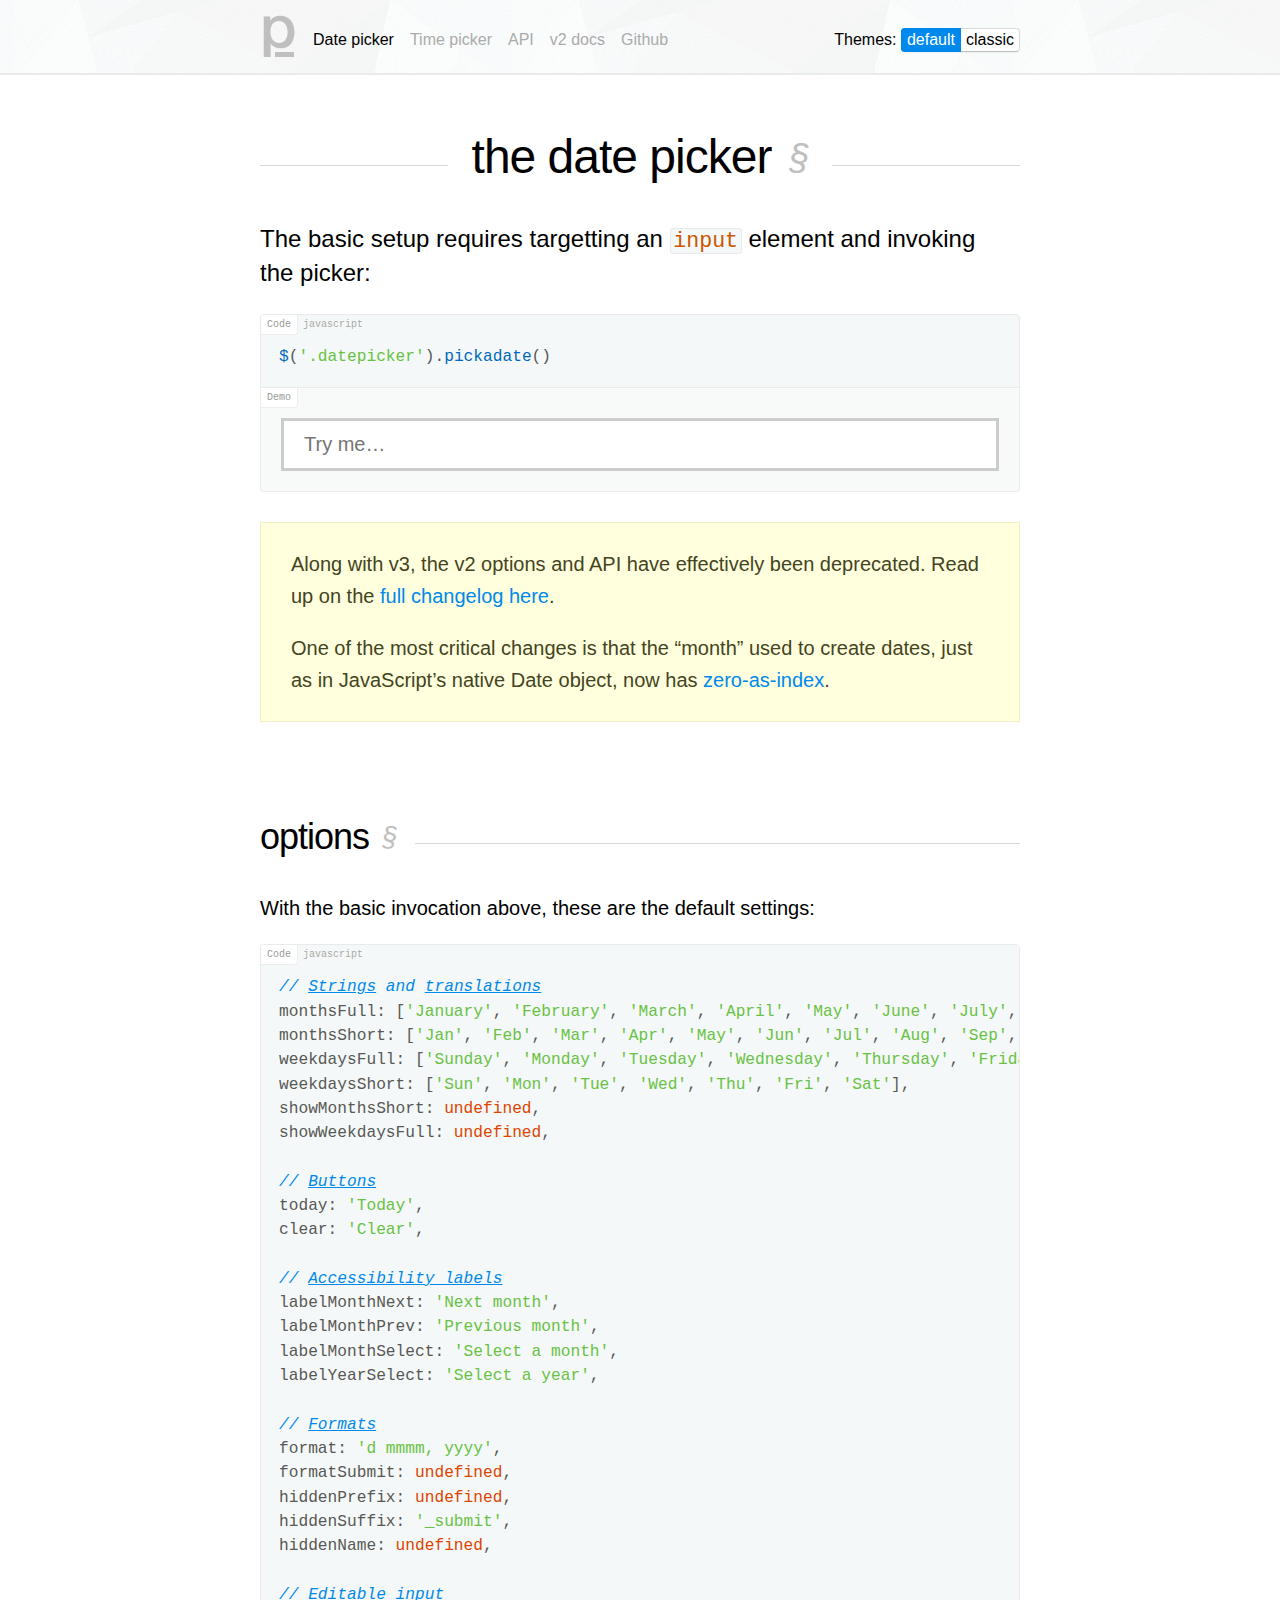
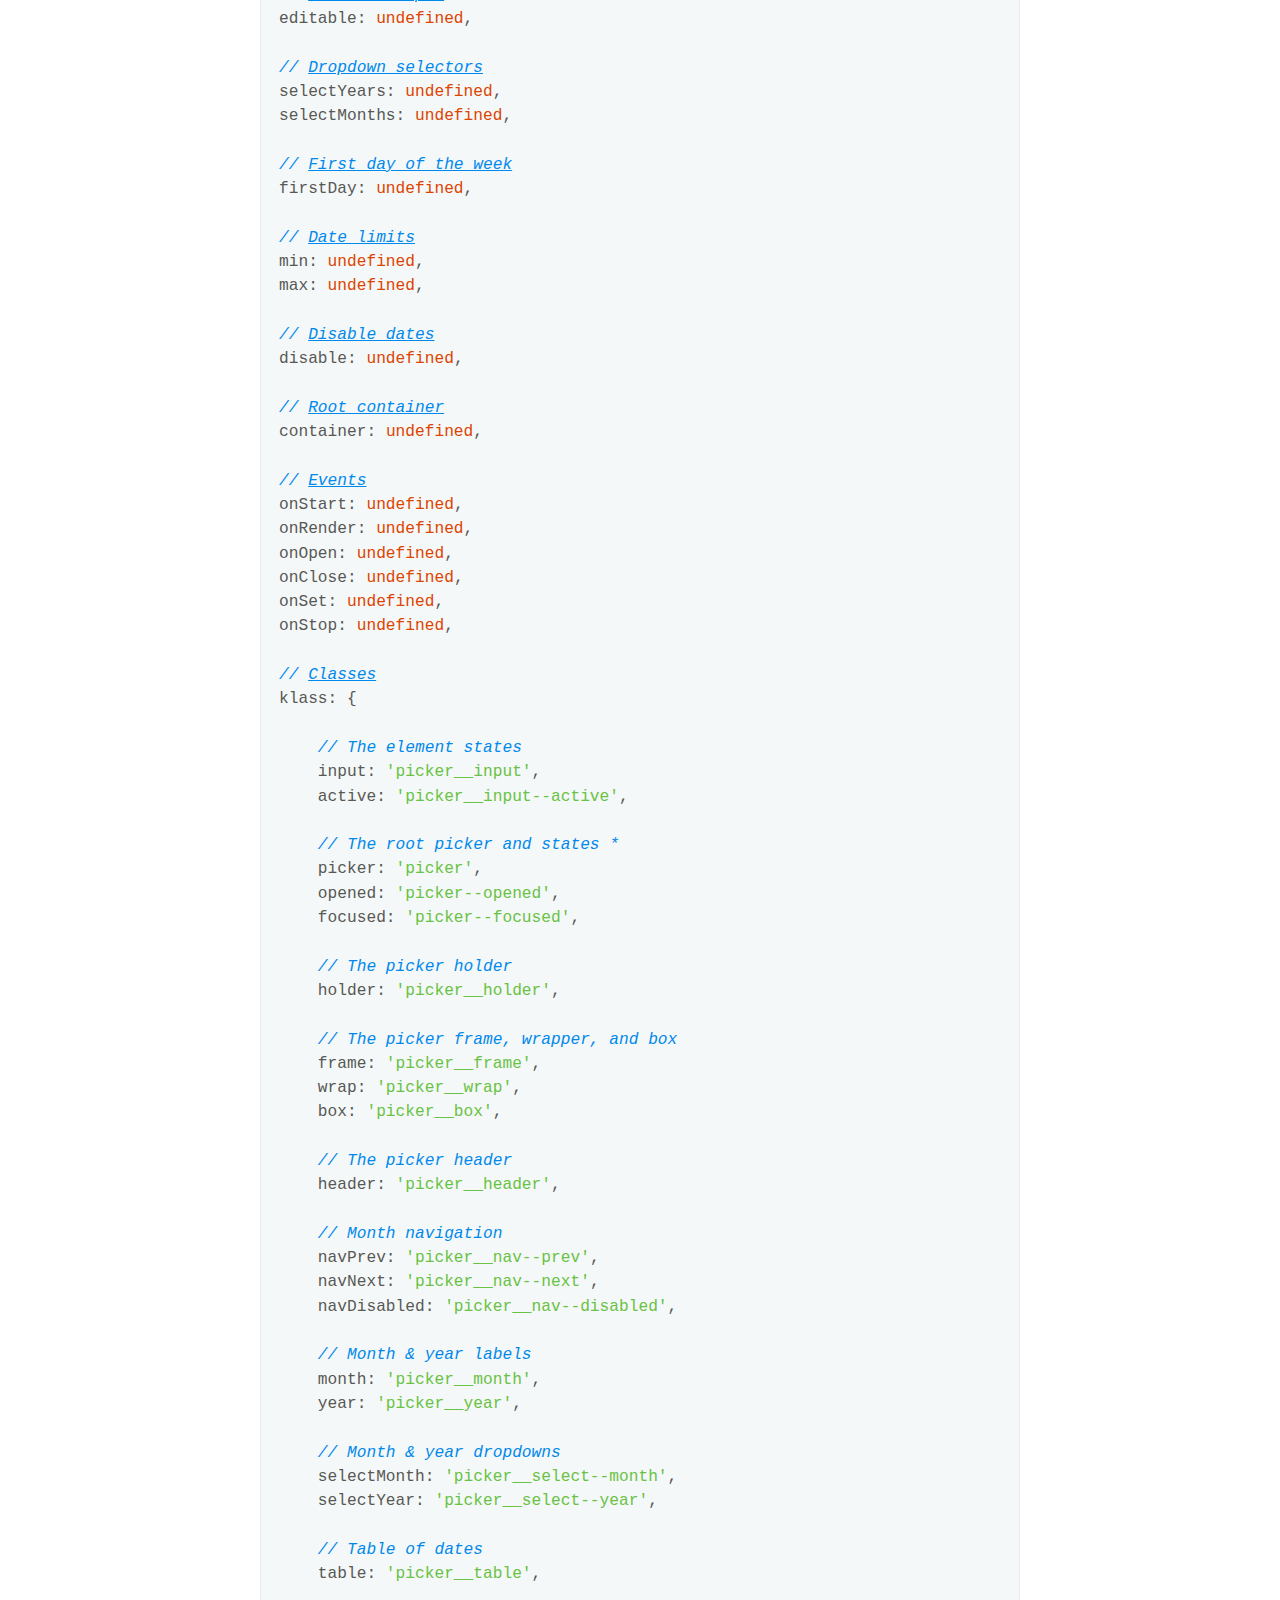
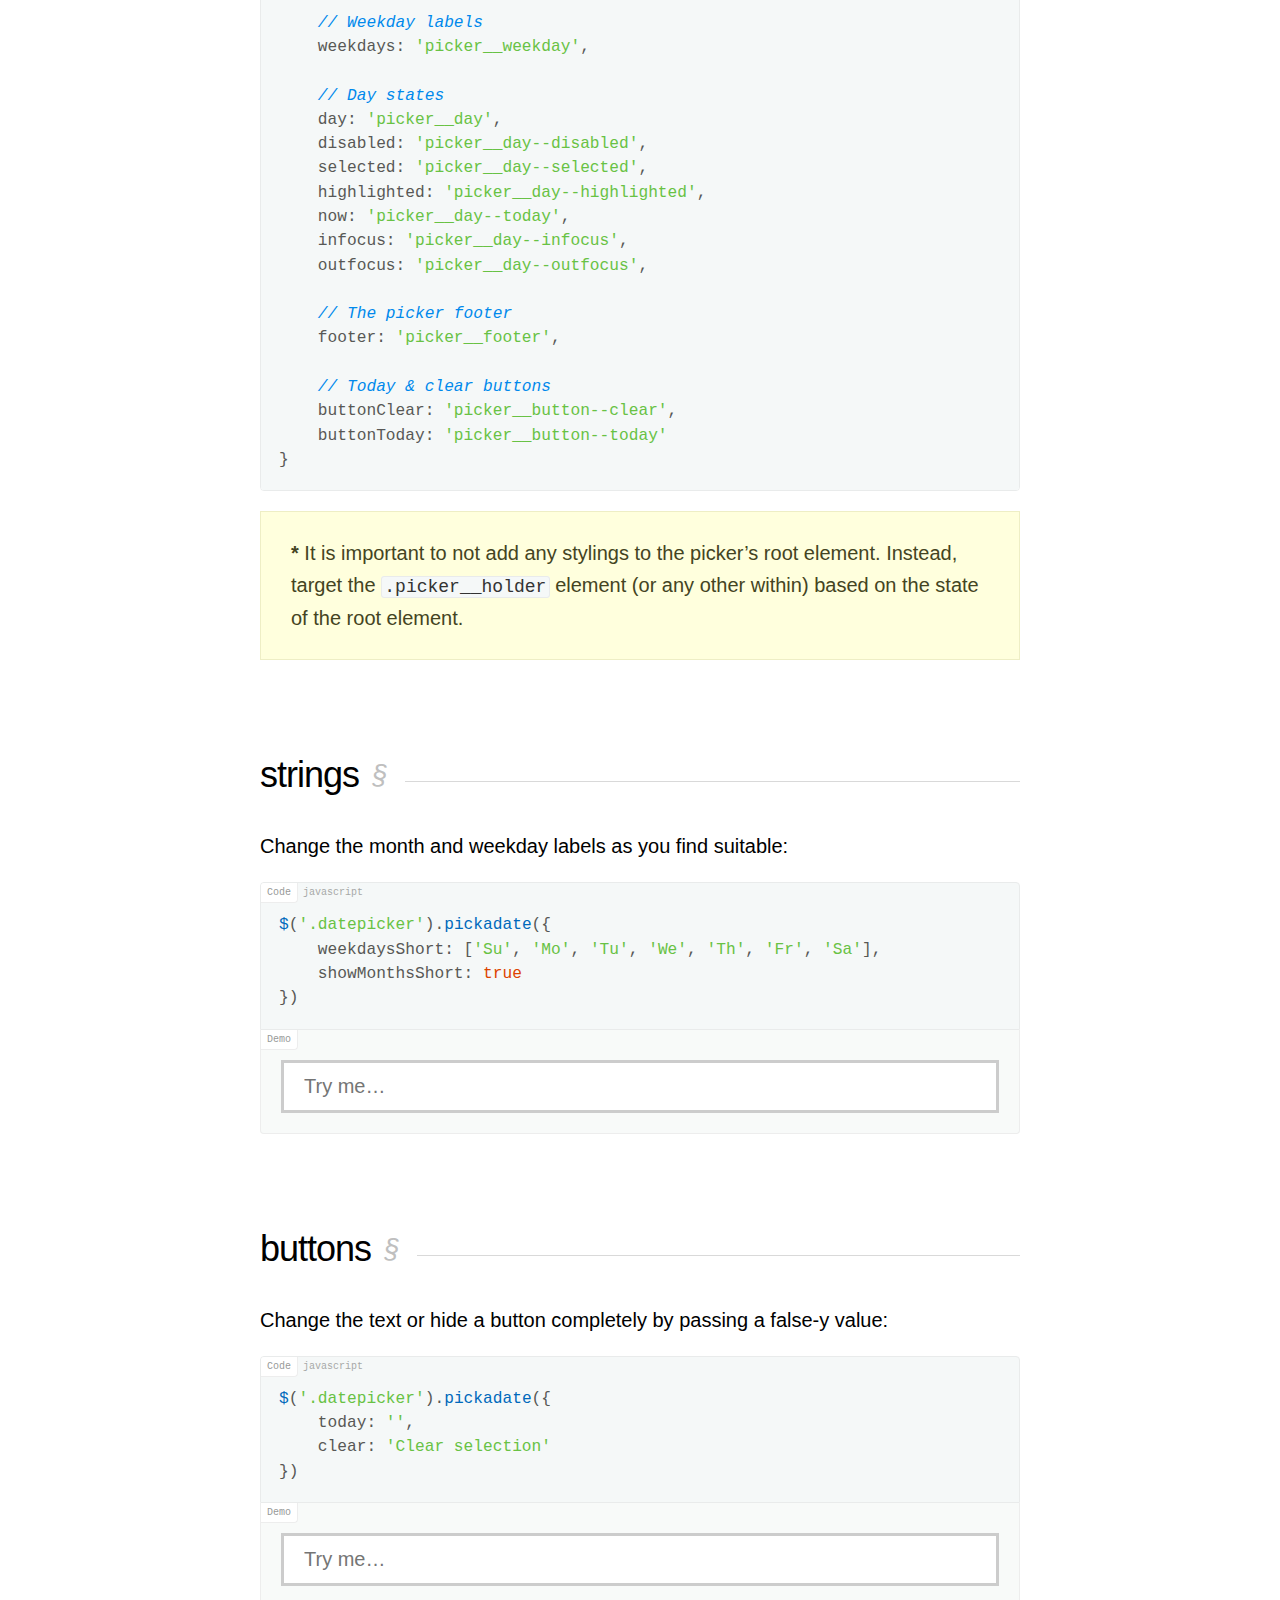
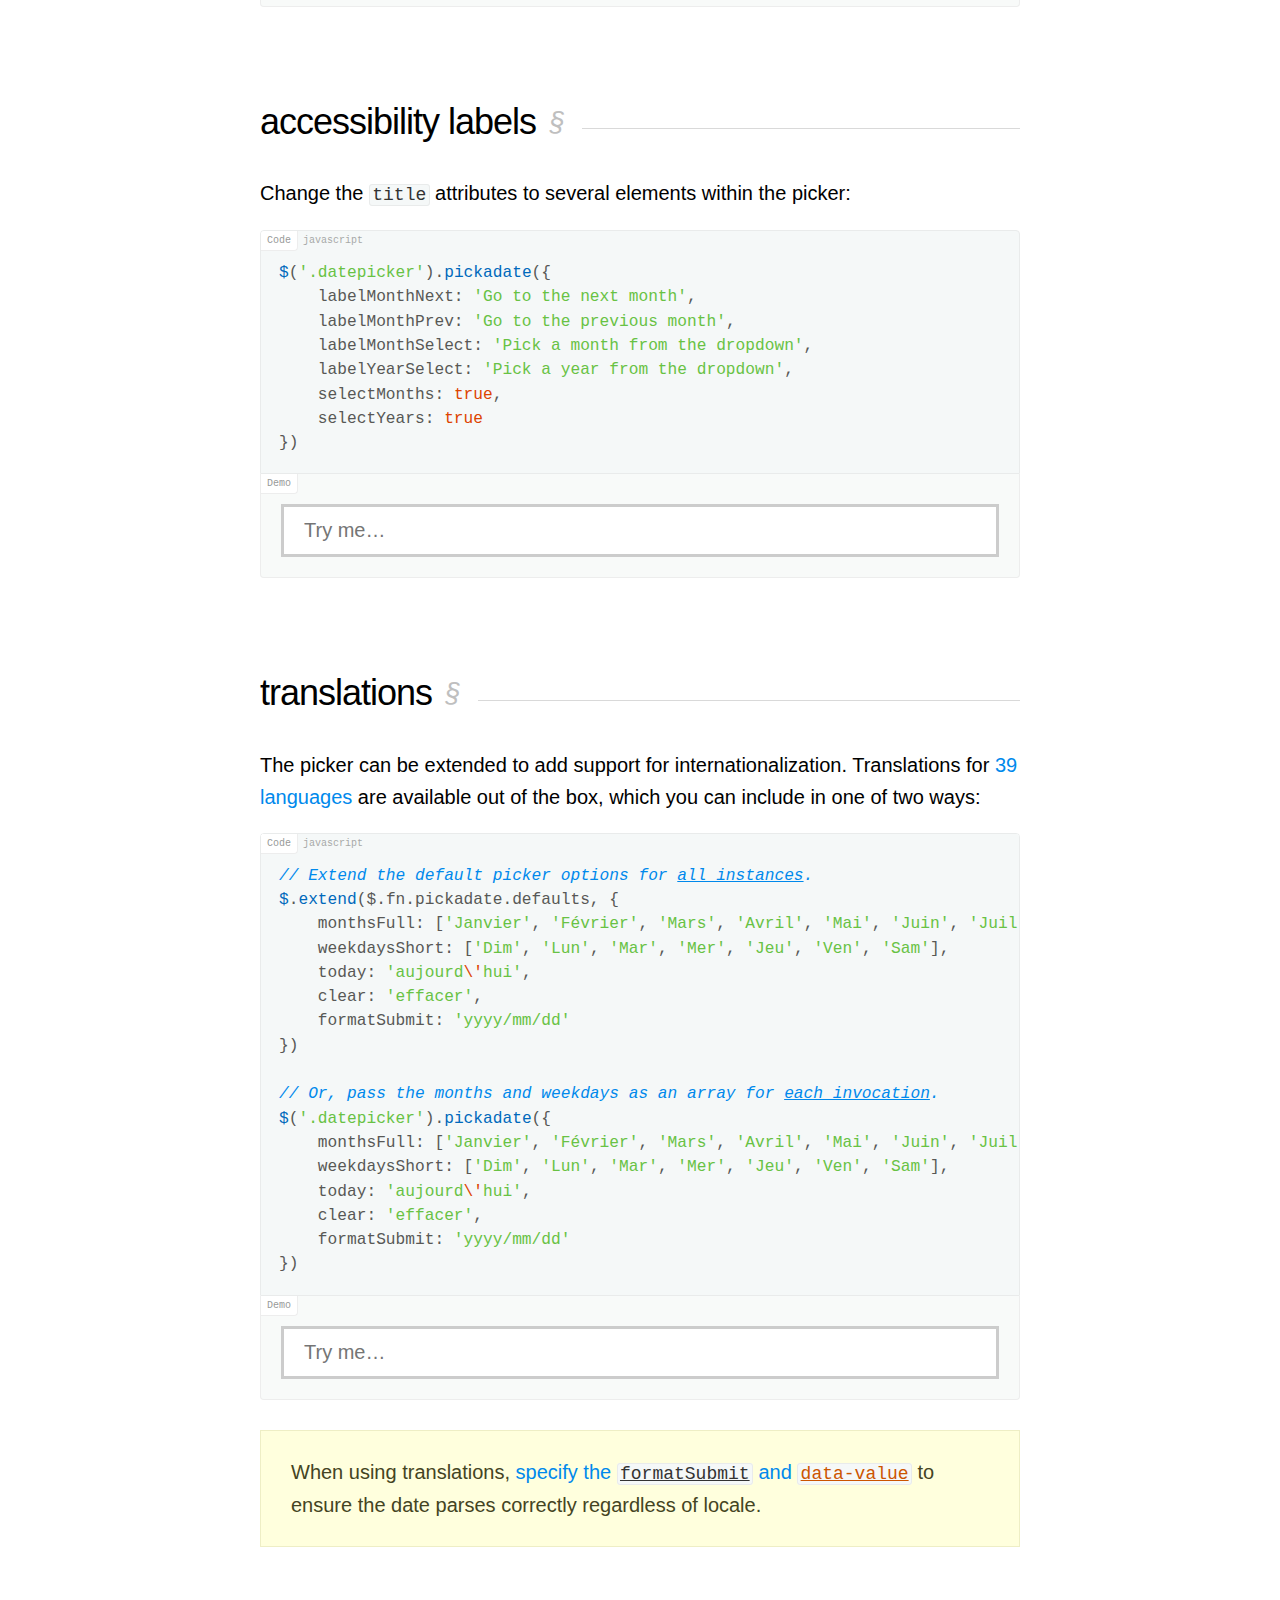
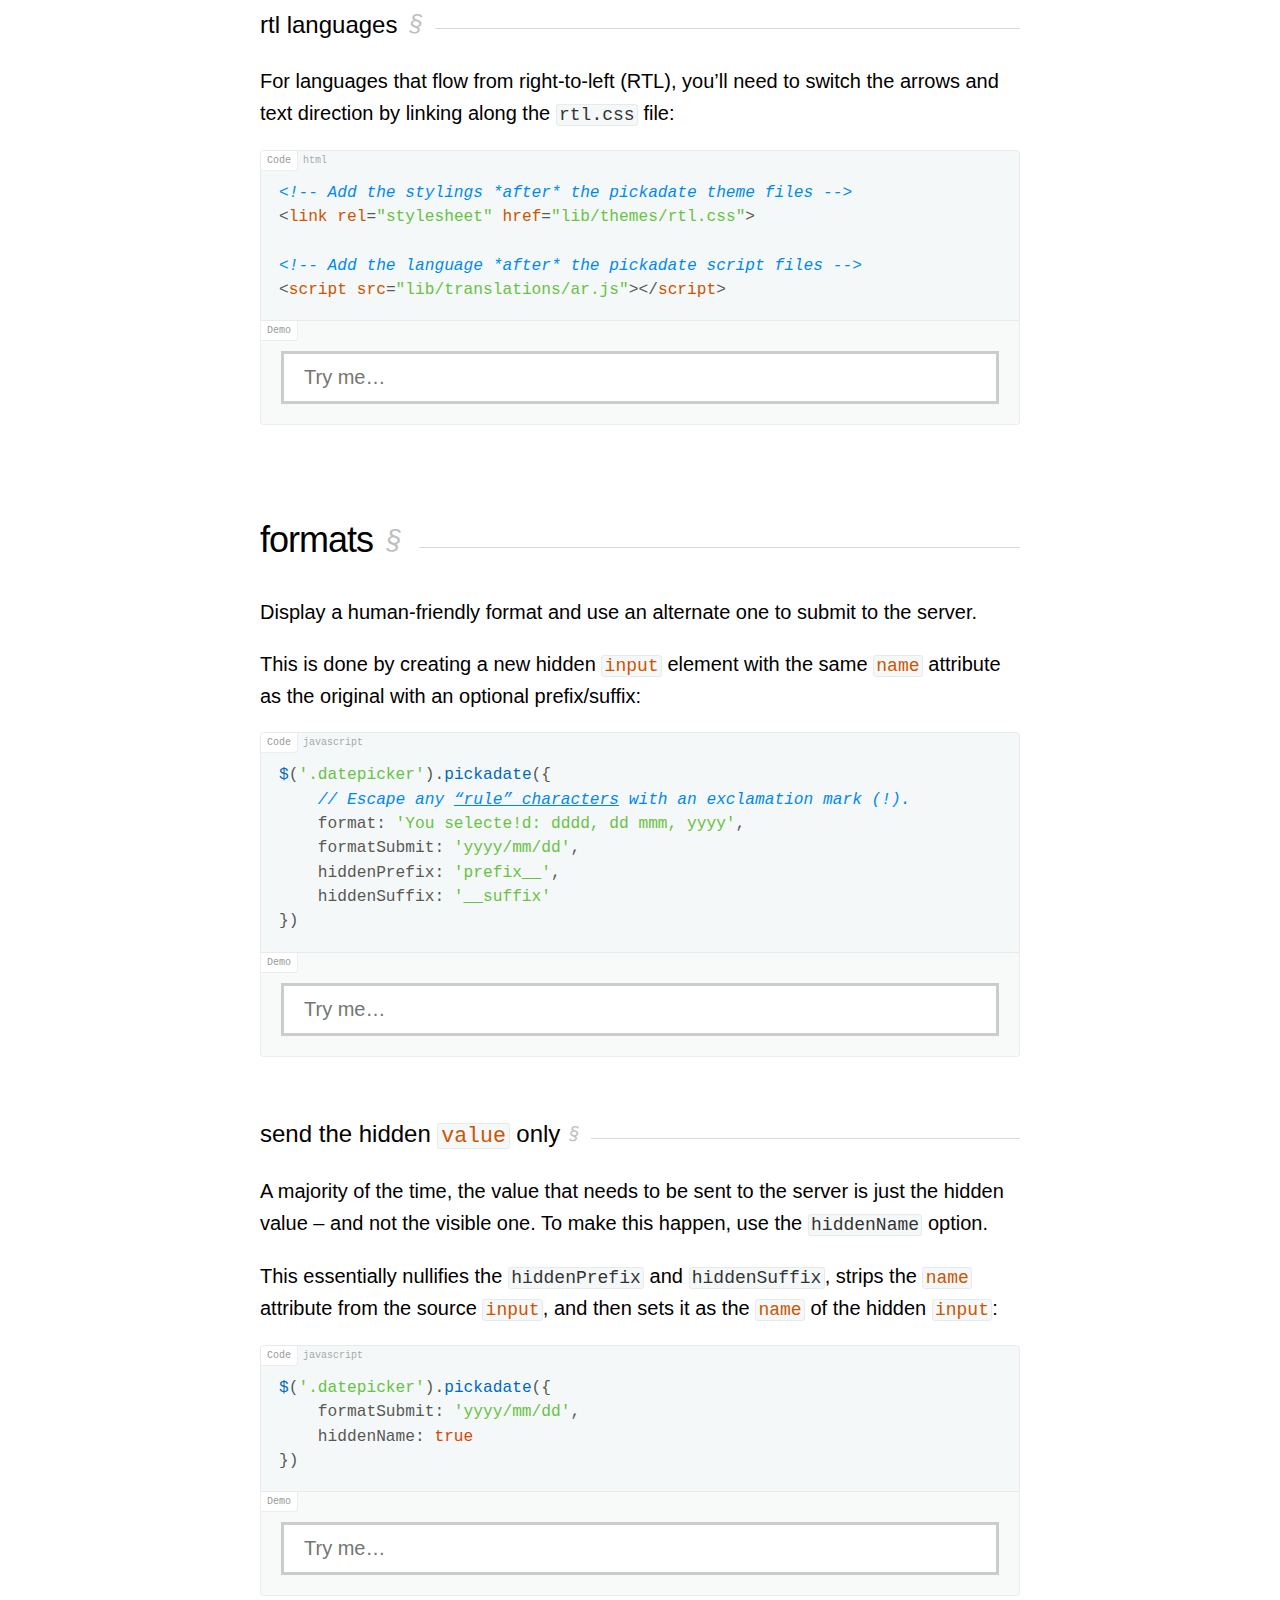
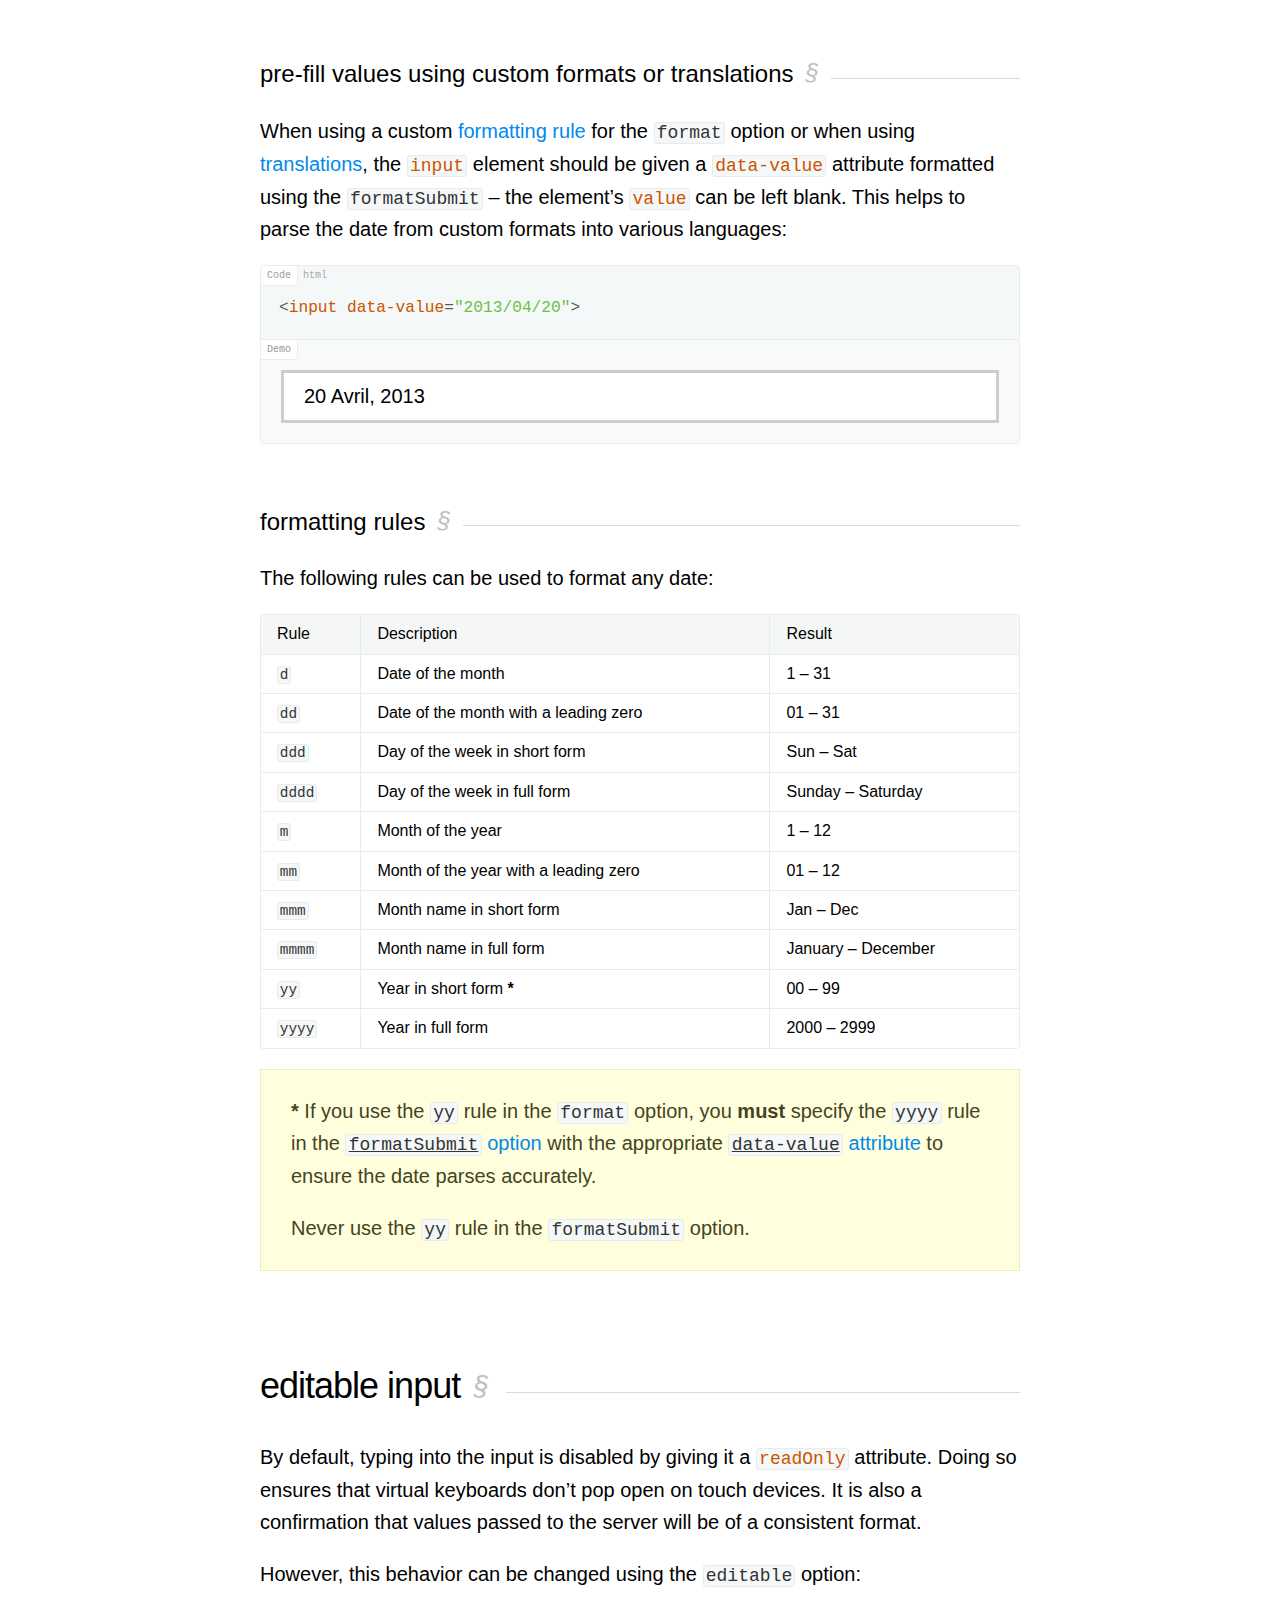
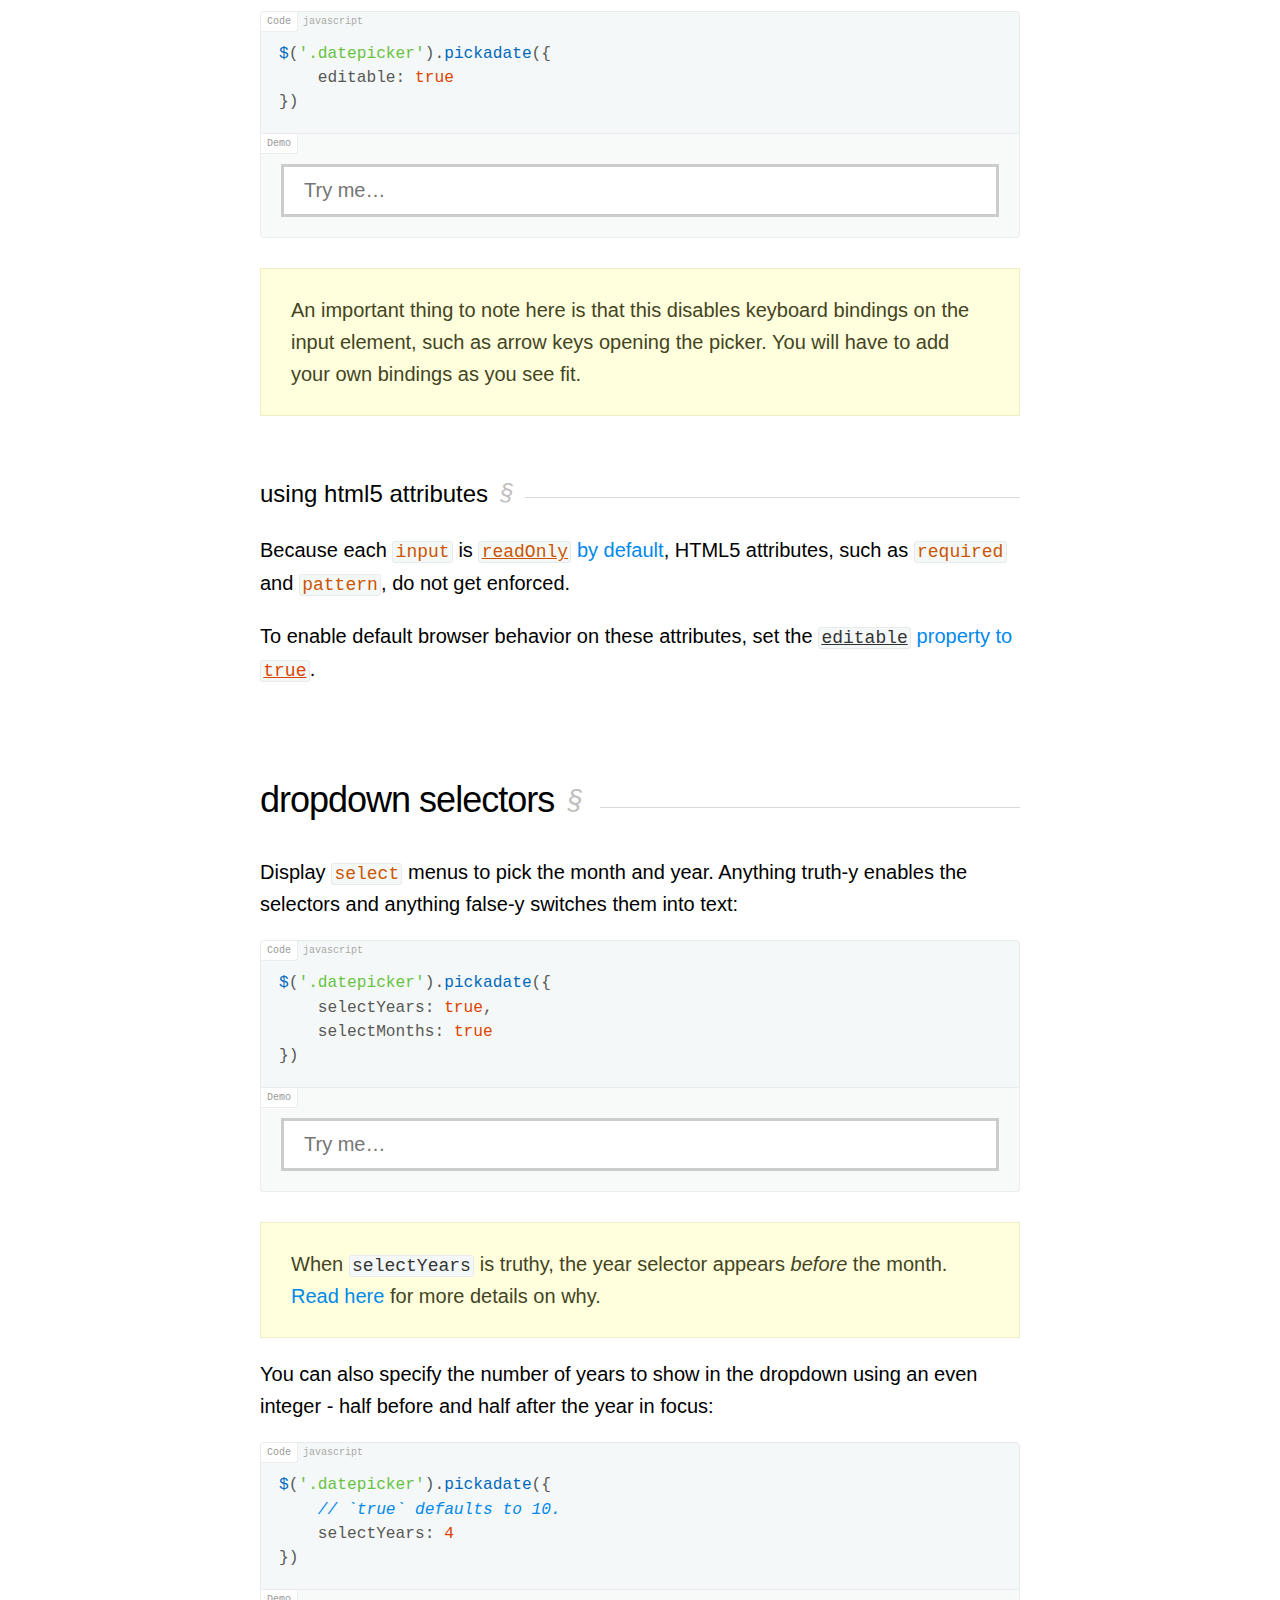
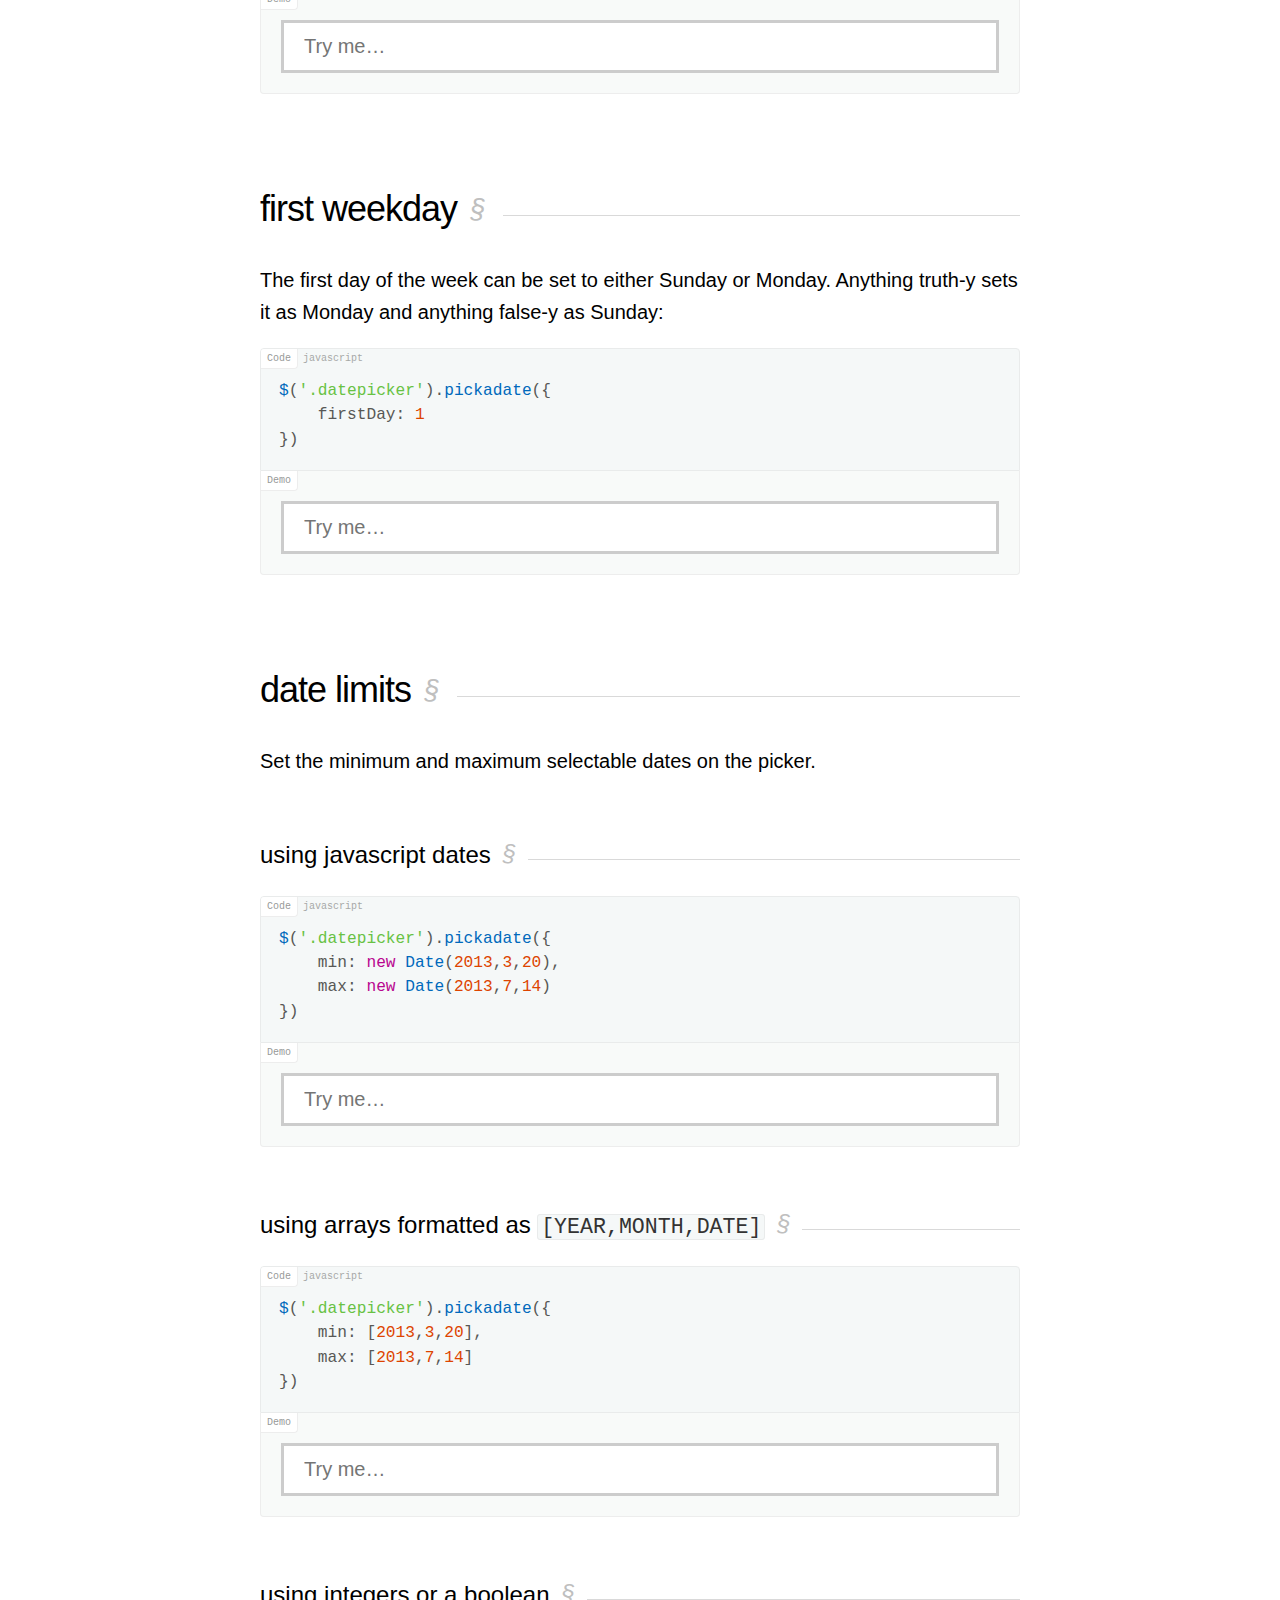
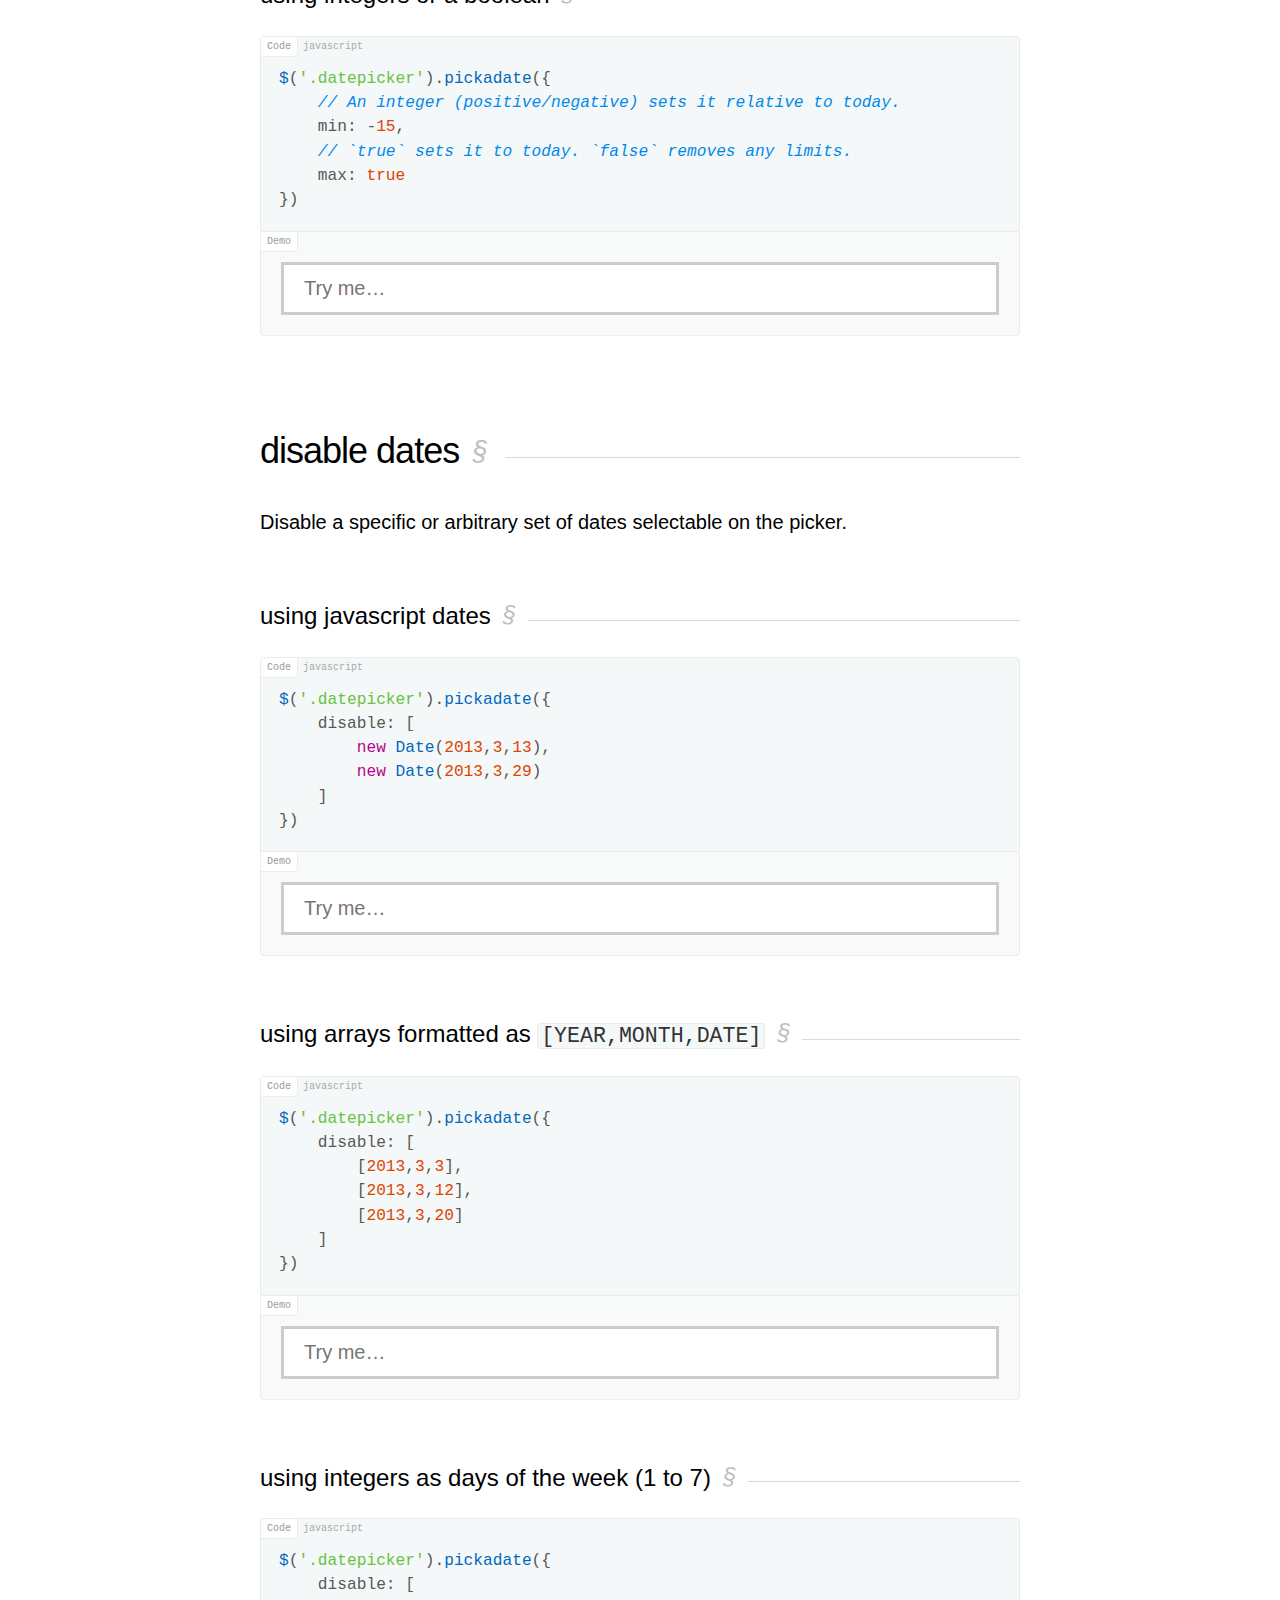
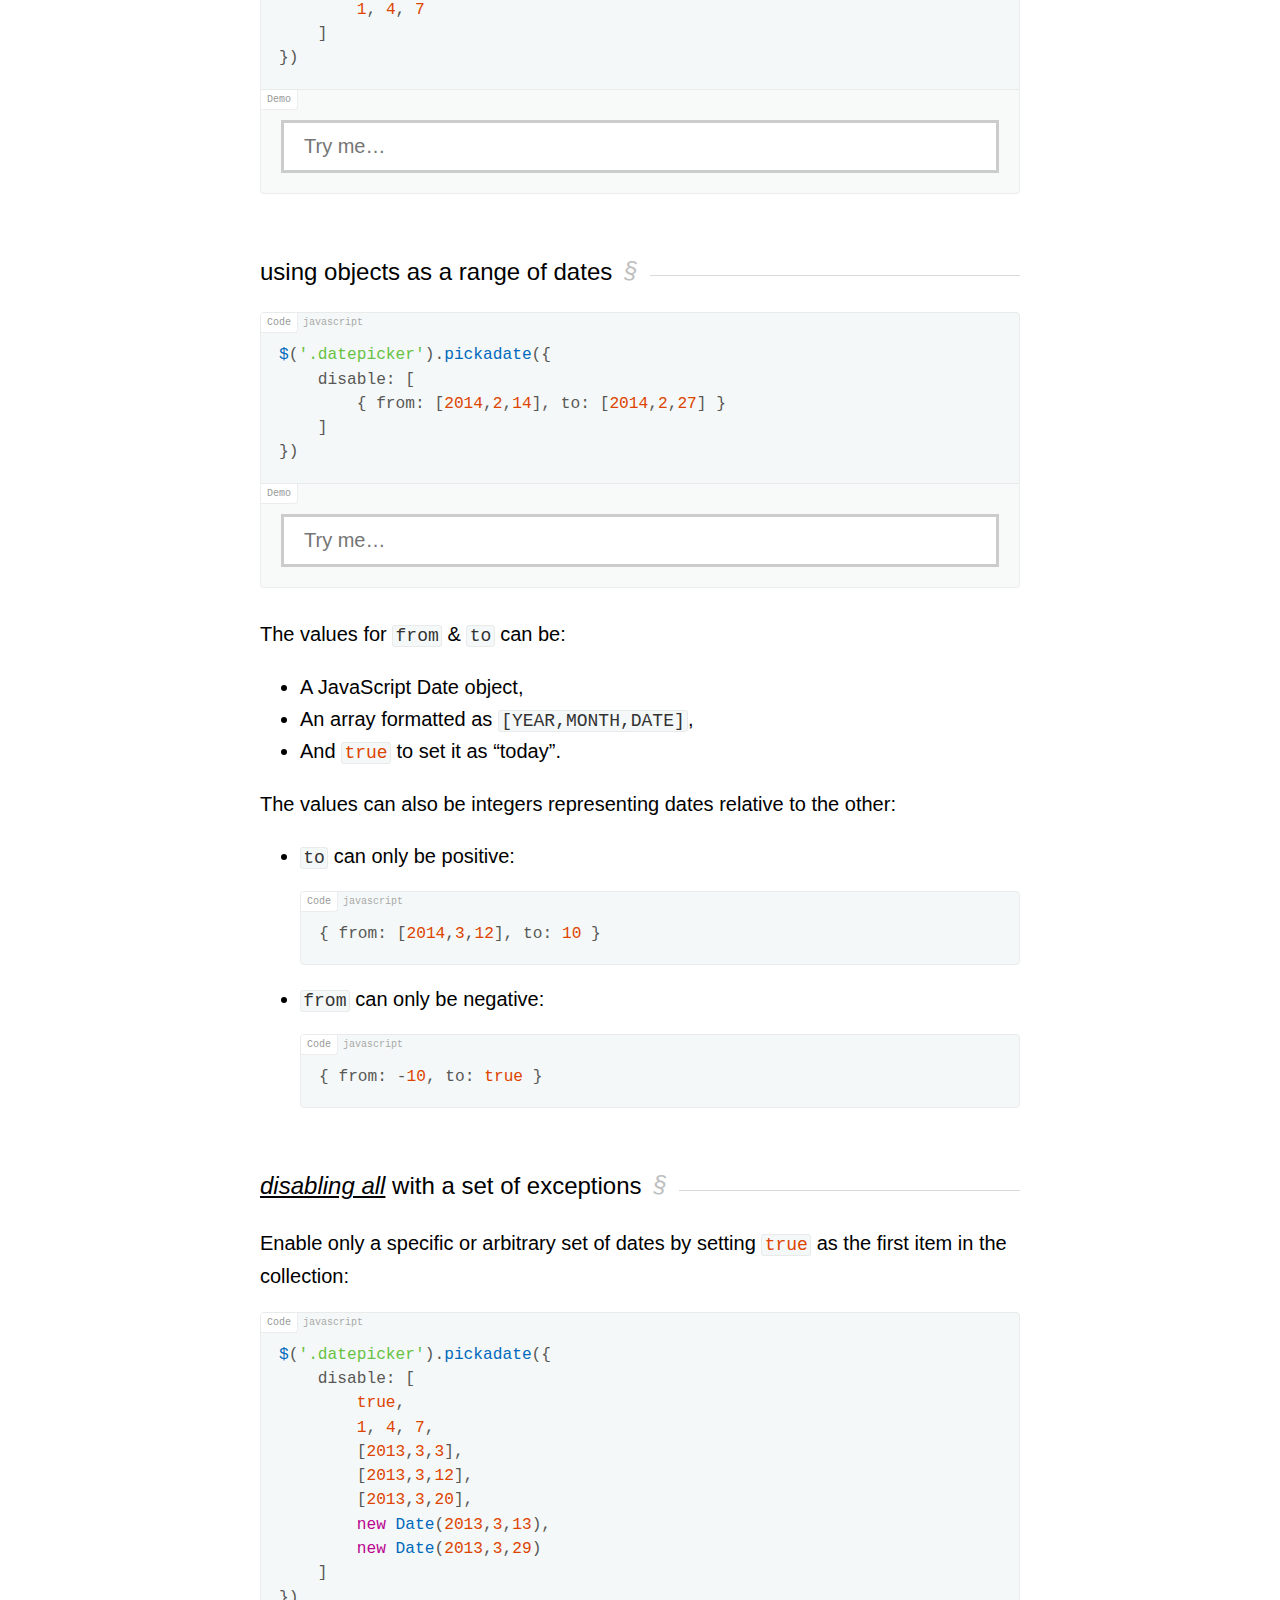
<file: inc/pickadate/date.htm>
<!doctype html>

<meta charset="utf-8">

<meta name="author" content="Amsul - http://amsul.ca">

<meta name="viewport" content="width=device-width">
<meta http-equiv="cache-control" content="no-cache">
<meta http-equiv="pragma" content="no-cache">
<meta http-equiv="X-UA-Compatible" content="IE=Edge">

<title>pickadate.js / date</title>

<link rel="shortcut icon" href="demo/images/favicon.ico">
<link rel="stylesheet" href="demo/styles/css/main.css">
<link rel="stylesheet" href="lib/themes/default.css" id="theme_base">
<link rel="stylesheet" href="lib/themes/default.date.css" id="theme_date">
<link rel="stylesheet" href="lib/themes/default.time.css" id="theme_time">

<!--[if lt IE 9]>
    <script>document.createElement('section')</script>
<![endif]-->


<body>


    <header class="section section--header section--splash">

        <div class="section__block section__block--scoped">
            <nav class="menu menu--header page-target" id="menu">
                <ul class="menu__list menu__list--header">
                    <li class="menu__item menu__item--touch menu__item--logo"><a class="menu__link menu__link--dimmed" href="index.htm"><span class="logocon"><span class="logocon__p">p</span><span class="logocon__u"></span></span></a></li>
                    <li class="menu__item menu__item--touch menu__item--toggle">
                        <a class="menu__link menu__link--dimmed page-target__display" href="#menu"><span class="page-target__toggle"></span></a>
                        <a class="menu__link menu__link--dimmed page-target__display--flip" href="#"><span class="page-target__toggle"></span></a>
                    </li>
                    <li class="menu__item menu__item--clear"></li>
                    <li class="menu__item menu__item--responsive page-target__reveal"><a class="menu__link menu__link--dimmed menu__link--active" href="date.htm">Date picker</a></li>
                    <li class="menu__item menu__item--responsive page-target__reveal"><a class="menu__link menu__link--dimmed" href="time.htm">Time picker</a></li>
                    <li class="menu__item menu__item--responsive page-target__reveal"><a class="menu__link menu__link--dimmed" href="api.htm">API</a></li>
                    <li class="menu__item menu__item--responsive page-target__reveal"><a class="menu__link menu__link--dimmed" href="v2-(deprecated)/index.htm">v2 docs</a></li>
                    <li class="menu__item menu__item--responsive page-target__reveal"><a class="menu__link menu__link--dimmed" href="https://github.com/amsul/pickadate.js">Github</a></li>
                    <li class="menu__item menu__item--responsive page-target__reveal menu__item--trail">
                        <span class="menu__link">Themes: <input class="theme-toggle__input" type="radio" id="show_theme_default" name="show_theme" value="default" checked hidden><label class="theme-toggle__label theme-toggle__label--first" for="show_theme_default">default</label><input class="theme-toggle__input" type="radio" id="show_theme_classic" name="show_theme" value="classic" hidden><label class="theme-toggle__label theme-toggle__label--last" for="show_theme_classic" class="checked-negative">classic</label></span>
                    </li>
                </ul>
            </nav>
        </div> <!-- .section__block -->

        

    </header> <!-- .section -->


    




<section class="section">


    <div class="section__block section__block--scoped">

        <h1 class="heading heading--divide-center heading--divide-first"><span class="heading__text">The Date Picker<a class="heading__anchor" name="picker" href="#picker">&sect;</a></span></h1>

        <h3 class="heading heading--thin">The basic setup requires targetting an <code class="tag-name">input</code> element and invoking the&nbsp;picker:</h3>

        <pre class="pre--demo"><code data-language="javascript">$('.datepicker').pickadate()</code></pre>
        <fieldset class="fieldset fieldset--demo js__fieldset"><div class="fieldset__wrapper"><input id="" class="fieldset__input js__datepicker" type=text placeholder="Try me&hellip;"></div></fieldset>

        <div class="section__block section__block--notification">
            <p>Along with v3, the v2 options and API have effectively been deprecated. Read up on the <a href="https://github.com/amsul/pickadate.js/blob/3.5.2/CHANGELOG.md">full changelog here</a>.</p>
            <p>One of the most critical changes is that the “month” used to create dates, just as in JavaScript’s native Date object, now has <a href="https://github.com/amsul/pickadate.js/blob/3.5.2/CHANGELOG.md#zero-as-index">zero-as-index</a>.</p>
        </div>

    </div> <!-- .section__block -->


    <div class="section__block section__block--scoped">

        <h2 class="heading heading--divide"><span class="heading__text">Options<a class="heading__anchor" name="options" href="#options">&sect;</a></span></h2>
        <p>With the basic invocation above, these are the default settings:</p>

        <pre><code data-language="javascript">// <a href="#strings">Strings</a> and <a href="#translations">translations</a>
monthsFull: ['January', 'February', 'March', 'April', 'May', 'June', 'July', 'August', 'September', 'October', 'November', 'December'],
monthsShort: ['Jan', 'Feb', 'Mar', 'Apr', 'May', 'Jun', 'Jul', 'Aug', 'Sep', 'Oct', 'Nov', 'Dec'],
weekdaysFull: ['Sunday', 'Monday', 'Tuesday', 'Wednesday', 'Thursday', 'Friday', 'Saturday'],
weekdaysShort: ['Sun', 'Mon', 'Tue', 'Wed', 'Thu', 'Fri', 'Sat'],
showMonthsShort: undefined,
showWeekdaysFull: undefined,

// <a href="#buttons">Buttons</a>
today: 'Today',
clear: 'Clear',

// <a href="#accessibility-labels">Accessibility labels</a>
labelMonthNext: 'Next month',
labelMonthPrev: 'Previous month',
labelMonthSelect: 'Select a month',
labelYearSelect: 'Select a year',

// <a href="#formats">Formats</a>
format: 'd mmmm, yyyy',
formatSubmit: undefined,
hiddenPrefix: undefined,
hiddenSuffix: '_submit',
hiddenName: undefined,

// <a href="#editable">Editable input</a>
editable: undefined,

// <a href="#selectors">Dropdown selectors</a>
selectYears: undefined,
selectMonths: undefined,

// <a href="#first-weekday">First day of the week</a>
firstDay: undefined,

// <a href="#limits">Date limits</a>
min: undefined,
max: undefined,

// <a href="#disable-dates">Disable dates</a>
disable: undefined,

// <a href="#container">Root container</a>
container: undefined,

// <a href="#events">Events</a>
onStart: undefined,
onRender: undefined,
onOpen: undefined,
onClose: undefined,
onSet: undefined,
onStop: undefined,

// <a href="#classes">Classes</a>
klass: {

    // The element states
    input: 'picker__input',
    active: 'picker__input--active',

    // The root picker and states *
    picker: 'picker',
    opened: 'picker--opened',
    focused: 'picker--focused',

    // The picker holder
    holder: 'picker__holder',

    // The picker frame, wrapper, and box
    frame: 'picker__frame',
    wrap: 'picker__wrap',
    box: 'picker__box',

    // The picker header
    header: 'picker__header',

    // Month navigation
    navPrev: 'picker__nav--prev',
    navNext: 'picker__nav--next',
    navDisabled: 'picker__nav--disabled',

    // Month &amp; year labels
    month: 'picker__month',
    year: 'picker__year',

    // Month &amp; year dropdowns
    selectMonth: 'picker__select--month',
    selectYear: 'picker__select--year',

    // Table of dates
    table: 'picker__table',

    // Weekday labels
    weekdays: 'picker__weekday',

    // Day states
    day: 'picker__day',
    disabled: 'picker__day--disabled',
    selected: 'picker__day--selected',
    highlighted: 'picker__day--highlighted',
    now: 'picker__day--today',
    infocus: 'picker__day--infocus',
    outfocus: 'picker__day--outfocus',

    // The picker footer
    footer: 'picker__footer',

    // Today &amp; clear buttons
    buttonClear: 'picker__button--clear',
    buttonToday: 'picker__button--today'
}</code></pre>

    <div class="section__block section__block--notification">
        <p><b>*</b> It is important to not add any stylings to the picker’s root element. Instead, target the <code>.picker__holder</code> element (or any other within) based on the state of the root element.</p>
    </div>

    </div> <!-- .section__block -->


</section> <!-- .section -->


<section class="section">

    <div class="section__block section__block--scoped">

        <h2 class="heading heading--divide"><span class="heading__text">Strings<a class="heading__anchor" name="strings" href="#strings">&sect;</a></span></h2>
        <p>Change the month and weekday labels as you find suitable:</p>

        <pre class="pre--demo"><code data-language="javascript">$('.datepicker').pickadate({
    weekdaysShort: ['Su', 'Mo', 'Tu', 'We', 'Th', 'Fr', 'Sa'],
    showMonthsShort: true
})</code></pre>

        <fieldset class="fieldset fieldset--demo js__fieldset"><div class="fieldset__wrapper"><input id="date_demo__weekdaysShort" class="fieldset__input " type=text placeholder="Try me&hellip;"></div></fieldset>

    </div> <!-- .section__block -->

</section> <!-- .section -->


<section class="section">

    <div class="section__block section__block--scoped">

        <h2 class="heading heading--divide"><span class="heading__text">Buttons<a class="heading__anchor" name="buttons" href="#buttons">&sect;</a></span></h2>
        <p>Change the text or hide a button completely by passing a false-y value:</p>

        <pre class="pre--demo"><code data-language="javascript">$('.datepicker').pickadate({
    today: '',
    clear: 'Clear selection'
})</code></pre>

        <fieldset class="fieldset fieldset--demo js__fieldset"><div class="fieldset__wrapper"><input id="date_demo__buttons" class="fieldset__input " type=text placeholder="Try me&hellip;"></div></fieldset>

    </div> <!-- .section__block -->

</section> <!-- .section -->


<section class="section">

    <div class="section__block section__block--scoped">

        <h2 class="heading heading--divide"><span class="heading__text">Accessibility labels<a class="heading__anchor" name="accessibility-labels" href="#accessibility-labels">&sect;</a></span></h2>
        <p>Change the <code>title</code> attributes to several elements within the picker:</p>

        <pre class="pre--demo"><code data-language="javascript">$('.datepicker').pickadate({
    labelMonthNext: 'Go to the next month',
    labelMonthPrev: 'Go to the previous month',
    labelMonthSelect: 'Pick a month from the dropdown',
    labelYearSelect: 'Pick a year from the dropdown',
    selectMonths: true,
    selectYears: true
})</code></pre>

        <fieldset class="fieldset fieldset--demo js__fieldset"><div class="fieldset__wrapper"><input id="date_demo__accessibility-labels" class="fieldset__input " type=text placeholder="Try me&hellip;"></div></fieldset>

    </div> <!-- .section__block -->

</section> <!-- .section -->


<section class="section">

    <div class="section__block section__block--scoped">

        <h2 class="heading heading--divide"><span class="heading__text">Translations<a class="heading__anchor" name="translations" href="#translations">&sect;</a></span></h2>
        <p>The picker can be extended to add support for internationalization. Translations for <a href="https://github.com/amsul/pickadate.js/blob/3.5.2/lib/translations">39 languages</a> are available out of the box, which you can include in one of two ways:</p>

        <pre class="pre--demo"><code data-language="javascript">// Extend the default picker options for <u>all instances</u>.
$.extend($.fn.pickadate.defaults, {
    monthsFull: ['Janvier', 'Février', 'Mars', 'Avril', 'Mai', 'Juin', 'Juillet', 'Août', 'Septembre', 'Octobre', 'Novembre', 'Décembre'],
    weekdaysShort: ['Dim', 'Lun', 'Mar', 'Mer', 'Jeu', 'Ven', 'Sam'],
    today: 'aujourd\'hui',
    clear: 'effacer',
    formatSubmit: 'yyyy/mm/dd'
})

// Or, pass the months and weekdays as an array for <u>each invocation</u>.
$('.datepicker').pickadate({
    monthsFull: ['Janvier', 'Février', 'Mars', 'Avril', 'Mai', 'Juin', 'Juillet', 'Août', 'Septembre', 'Octobre', 'Novembre', 'Décembre'],
    weekdaysShort: ['Dim', 'Lun', 'Mar', 'Mer', 'Jeu', 'Ven', 'Sam'],
    today: 'aujourd\'hui',
    clear: 'effacer',
    formatSubmit: 'yyyy/mm/dd'
})</code></pre>
        <fieldset class="fieldset fieldset--demo js__fieldset"><div class="fieldset__wrapper"><input id="date_demo__translations" class="fieldset__input " type=text placeholder="Try me&hellip;"></div></fieldset>

        <div class="section__block section__block--notification">
            <p>When using translations, <a href="#formats">specify the <code>formatSubmit</code> and <code class="attribute">data-value</code></a> to ensure the date parses correctly regardless of locale.</p>
        </div>

        <h3 class="heading heading--divide"><span class="heading__text">RTL languages<a class="heading__anchor--bigger" name="translations_rtl" href="#translations_rtl">&sect;</a></span></h3>
        <p>For languages that flow from right-to-left (RTL), you’ll need to switch the arrows and text direction by linking along the <code>rtl.css</code> file:</p>

        <pre class="pre--demo"><code data-language="html">&lt;!-- Add the stylings *after* the pickadate theme files --&gt;
&lt;link rel="stylesheet" href="lib/themes/rtl.css"&gt;

&lt;!-- Add the language *after* the pickadate script files --&gt;
&lt;script src="lib/translations/ar.js"&gt;&lt;/script&gt;</code></pre>
        <fieldset class="fieldset fieldset--demo js__fieldset"><div class="fieldset__wrapper"><input id="date_demo__translations_rtl" class="fieldset__input " type=text placeholder="Try me&hellip;"></div></fieldset>

    </div> <!-- .section__block -->

</section> <!-- .section -->


<section class="section">

    <div class="section__block section__block--scoped">

        <h2 class="heading heading--divide"><span class="heading__text">Formats<a class="heading__anchor" name="formats" href="#formats">&sect;</a></span></h2>
        <p>Display a human-friendly format and use an alternate one to submit to the server.</p>
        <p>This is done by creating a new hidden <code class="tag-name">input</code> element with the same <code class="attribute">name</code> attribute as the original with an optional prefix/suffix:</p>

        <pre class="pre--demo"><code data-language="javascript">$('.datepicker').pickadate({
    // Escape any <a href="#formatting-rules">“rule” characters</a> with an exclamation mark (!).
    format: 'You selecte!d: dddd, dd mmm, yyyy',
    formatSubmit: 'yyyy/mm/dd',
    hiddenPrefix: 'prefix__',
    hiddenSuffix: '__suffix'
})</code></pre>

        <fieldset class="fieldset fieldset--demo js__fieldset"><div class="fieldset__wrapper"><input id="date_demo__formats--a" class="fieldset__input " name=date_input type=text placeholder="Try me&hellip;"></div></fieldset>

        <h3 class="heading heading--divide"><span class="heading__text">Send the hidden <code class="attribute">value</code> only<a class="heading__anchor" name="formats_use_hidden_only" href="#formats_use_hidden_only">&sect;</a></span></h3>
        <p>A majority of the time, the value that needs to be sent to the server is just the hidden value – and not the visible one. To make this happen, use the <code>hiddenName</code> option.</p>
        <p>This essentially nullifies the <code>hiddenPrefix</code> and <code>hiddenSuffix</code>, strips the <code class="attribute">name</code> attribute from the source <code class="tag-name">input</code>, and then sets it as the <code class="attribute">name</code> of the hidden <code class="tag-name">input</code>:</p>

        <pre class="pre--demo"><code data-language="javascript">$('.datepicker').pickadate({
    formatSubmit: 'yyyy/mm/dd',
    hiddenName: true
})</code></pre>

        <fieldset class="fieldset fieldset--demo js__fieldset"><div class="fieldset__wrapper"><input id="date_demo__formats--b" class="fieldset__input " name=date_input type=text placeholder="Try me&hellip;"></div></fieldset>

        <h3 class="heading heading--divide"><span class="heading__text">Pre-fill values using custom formats or translations<a class="heading__anchor--bigger" name="formats_prefill" href="#formats_prefill">&sect;</a><a name="formats_translations" href="#formats_translations"></a></span></h3>
        <p>When using a custom <a href="#formatting-rules">formatting rule</a> for the <code>format</code> option or when using <a href="#translations">translations</a>, the <code class="tag-name">input</code> element should be given a <code class="attribute">data-value</code> attribute formatted using the <code>formatSubmit</code> – the element’s <code class="attribute">value</code> can be left blank. This helps to parse the date from custom formats into various languages:</p>
        <pre class="pre--demo"><code data-language="html">&lt;input data-value="2013/04/20"></code></pre>
        <fieldset class="fieldset fieldset--demo js__fieldset"><div class="fieldset__wrapper"><input id="date_demo__formats--c" class="fieldset__input " name=date_demo__formats type=text data-value="2013/04/20" placeholder="Try me&hellip;"></div></fieldset>

        <h3 class="heading heading--divide"><span class="heading__text">Formatting Rules<a class="heading__anchor--bigger" name="formatting-rules" href="#formatting-rules">&sect;</a></span></h3>
        <p>The following rules can be used to format any date:</p>

        <table class="table">
            <thead>
                <tr>
                    <th>Rule</th>
                    <th>Description</th>
                    <th>Result</th>
                </tr>
            </thead>
            <tbody>
                <tr>
                    <td><code>d</code></td>
                    <td>Date of the month</td>
                    <td>1 &ndash; 31</td>
                </tr>
                <tr>
                    <td><code>dd</code></td>
                    <td>Date of the month with a leading zero</td>
                    <td>01 &ndash; 31</td>
                </tr>
                <tr>
                    <td><code>ddd</code></td>
                    <td>Day of the week in short form</td>
                    <td>Sun &ndash; Sat</td>
                </tr>
                <tr>
                    <td><code>dddd</code></td>
                    <td>Day of the week in full form</td>
                    <td>Sunday &ndash; Saturday</td>
                </tr>
            </tbody>
            <tbody>
                <tr>
                    <td><code>m</code></td>
                    <td>Month of the year</td>
                    <td>1 &ndash; 12</td>
                </tr>
                <tr>
                    <td><code>mm</code></td>
                    <td>Month of the year with a leading zero</td>
                    <td>01 &ndash; 12</td>
                </tr>
                <tr>
                    <td><code>mmm</code></td>
                    <td>Month name in short form</td>
                    <td>Jan &ndash; Dec</td>
                </tr>
                <tr>
                    <td><code>mmmm</code></td>
                    <td>Month name in full form</td>
                    <td>January &ndash; December</td>
                </tr>
            </tbody>
            <tbody>
                <tr>
                    <td><code>yy</code></td>
                    <td>Year in short form <b>*</b></td>
                    <td>00 &ndash; 99</td>
                </tr>
                <tr>
                    <td><code>yyyy</code></td>
                    <td>Year in full form</td>
                    <td>2000 &ndash; 2999</td>
                </tr>
            </tbody>
        </table>

        <div class="section__block section__block--notification">
            <p><b>*</b> If you use the <code>yy</code> rule in the <code>format</code> option, you <b>must</b> specify the <code>yyyy</code> rule in the <a href="#formats"><code>formatSubmit</code> option</a> with the appropriate <a href="#formats_prefill"><code>data-value</code> attribute</a> to ensure the date parses accurately.</p>
            <p>Never use the <code>yy</code> rule in the <code>formatSubmit</code> option.</p>
        </div>

    </div> <!-- .section__block -->

</section> <!-- .section -->


<section class="section">

    <div class="section__block section__block--scoped">

        <h2 class="heading heading--divide"><span class="heading__text">Editable input<a class="heading__anchor" name="editable" href="#editable">&sect;</a></span></h2>
        <p>By default, typing into the input is disabled by giving it a <code class="attribute">readOnly</code> attribute. Doing so ensures that virtual keyboards don’t pop open on touch devices. It is also a confirmation that values passed to the server will be of a consistent format.</p>
        <p>However, this behavior can be changed using the <code>editable</code> option:</p>

        <pre class="pre--demo"><code data-language="javascript">$('.datepicker').pickadate({
    editable: true
})</code></pre>

        <fieldset class="fieldset fieldset--demo js__fieldset"><div class="fieldset__wrapper"><input id="date_demo__editable" class="fieldset__input " type=text placeholder="Try me&hellip;"></div></fieldset>

        <div class="section__block section__block--notification">
            <p>An important thing to note here is that this disables keyboard bindings on the input element, such as arrow keys opening the picker. You will have to add your own bindings as you see fit.</p>
        </div>

        <h3 class="heading heading--divide"><span class="heading__text">Using HTML5 attributes<a class="heading__anchor--bigger" name="html5-attributes" href="#html5-attributes">&sect;</a></span></h3>
        <p>Because each <code class="tag-name">input</code> is <a href="#editable"><code class="attribute">readOnly</code> by default</a>, HTML5 attributes, such as <code class="attribute">required</code> and <code class="attribute">pattern</code>, do not get enforced.</p>
        <p>To enable default browser behavior on these attributes, set the <a href="#editable"><code>editable</code> property to <code class="constant">true</code></a>.</p>

    </div> <!-- .section__block -->

</section> <!-- .section -->


<section class="section">

    <div class="section__block section__block--scoped">

        <h2 class="heading heading--divide"><span class="heading__text">Dropdown Selectors<a class="heading__anchor" name="selectors" href="#selectors">&sect;</a></span></h2>
        <p>Display <code class="tag-name">select</code> menus to pick the month and year. Anything truth-y enables the selectors and anything false-y switches them into text:</p>

        <pre class="pre--demo"><code data-language="javascript">$('.datepicker').pickadate({
    selectYears: true,
    selectMonths: true
})</code></pre>

        <fieldset class="fieldset fieldset--demo js__fieldset"><div class="fieldset__wrapper"><input id="date_demo__selectors--a" class="fieldset__input " type=text placeholder="Try me&hellip;"></div></fieldset>

        <div class="section__block section__block--notification">
            <p>When <code>selectYears</code> is truthy, the year selector appears <i>before</i> the month. <a href="/issues/384">Read here</a> for more details on why.</p>
        </div>

        <p>You can also specify the number of years to show in the dropdown using an even integer - half before and half after the year in focus:</p>

        <pre class="pre--demo"><code data-language="javascript">$('.datepicker').pickadate({
    // `true` defaults to 10.
    selectYears: 4
})</code></pre>

        <fieldset class="fieldset fieldset--demo js__fieldset"><div class="fieldset__wrapper"><input id="date_demo__selectors--b" class="fieldset__input " type=text placeholder="Try me&hellip;"></div></fieldset>

    </div> <!-- .section__block -->

</section> <!-- .section -->


<section class="section">

    <div class="section__block section__block--scoped">

        <h2 class="heading heading--divide"><span class="heading__text">First Weekday<a class="heading__anchor" name="first-weekday" href="#first-weekday">&sect;</a></span></h2>
        <p>The first day of the week can be set to either Sunday or Monday. Anything truth-y sets it as Monday and anything false-y as Sunday:</p>

        <pre class="pre--demo"><code data-language="javascript">$('.datepicker').pickadate({
    firstDay: 1
})</code></pre>

        <fieldset class="fieldset fieldset--demo js__fieldset"><div class="fieldset__wrapper"><input id="date_demo__firstDay" class="fieldset__input " type=text placeholder="Try me&hellip;"></div></fieldset>

    </div> <!-- .section__block -->

</section> <!-- .section -->


<section class="section">

    <div class="section__block section__block--scoped">

        <h2 class="heading heading--divide"><span class="heading__text">Date Limits<a class="heading__anchor" name="limits" href="#limits">&sect;</a></span></h2>
        <p>Set the minimum and maximum selectable dates on the picker.</p>

        <h3 class="heading heading--divide"><span class="heading__text">Using JavaScript dates<a class="heading__anchor--bigger" name="limits-use-dates" href="#limits-use-dates">&sect;</a></span></h3>

        <pre class="pre--demo"><code data-language="javascript">$('.datepicker').pickadate({
    min: new Date(2013,3,20),
    max: new Date(2013,7,14)
})</code></pre>

        <fieldset class="fieldset fieldset--demo js__fieldset"><div class="fieldset__wrapper"><input id="date_demo__limits--a" class="fieldset__input " type=text placeholder="Try me&hellip;"></div></fieldset>

        <h3 class="heading heading--divide"><span class="heading__text">Using arrays formatted as <code>[YEAR,MONTH,DATE]</code><a class="heading__anchor--bigger" name="limits-use-arrays" href="#limits-use-arrays">&sect;</a></span></h3>

        <pre class="pre--demo"><code data-language="javascript">$('.datepicker').pickadate({
    min: [2013,3,20],
    max: [2013,7,14]
})</code></pre>

        <fieldset class="fieldset fieldset--demo js__fieldset"><div class="fieldset__wrapper"><input id="date_demo__limits--b" class="fieldset__input " type=text placeholder="Try me&hellip;"></div></fieldset>

        <h3 class="heading heading--divide"><span class="heading__text">Using integers or a boolean<a class="heading__anchor--bigger" name="limits-relative" href="#limits-relative">&sect;</a></span></h3>

        <pre class="pre--demo"><code data-language="javascript">$('.datepicker').pickadate({
    // An integer (positive/negative) sets it relative to today.
    min: -15,
    // `true` sets it to today. `false` removes any limits.
    max: true
})</code></pre>

        <fieldset class="fieldset fieldset--demo js__fieldset"><div class="fieldset__wrapper"><input id="date_demo__limits--c" class="fieldset__input " type=text placeholder="Try me&hellip;"></div></fieldset>

    </div> <!-- .section__block -->

</section> <!-- .section -->


<section class="section">

    <div class="section__block section__block--scoped">

        <h2 class="heading heading--divide"><span class="heading__text">Disable Dates<a class="heading__anchor" name="disable-dates" href="#disable-dates">&sect;</a></span></h2>
        <p>Disable a specific or arbitrary set of dates selectable on the picker.</p>

        <h3 class="heading heading--divide"><span class="heading__text">Using JavaScript dates<a class="heading__anchor--bigger" name="disable-dates-use-dates" href="#disable-dates-use-dates">&sect;</a></span></h3>

        <pre class="pre--demo"><code data-language="javascript">$('.datepicker').pickadate({
    disable: [
        new Date(2013,3,13),
        new Date(2013,3,29)
    ]
})</code></pre>

        <fieldset class="fieldset fieldset--demo js__fieldset"><div class="fieldset__wrapper"><input id="date_demo__disable-dates--a" class="fieldset__input " type=text placeholder="Try me&hellip;"></div></fieldset>

        <h3 class="heading heading--divide"><span class="heading__text">Using arrays formatted as <code>[YEAR,MONTH,DATE]</code><a class="heading__anchor--bigger" name="disable-dates-use-arrays" href="#disable-dates-use-arrays">&sect;</a></span></h3>

        <pre class="pre--demo"><code data-language="javascript">$('.datepicker').pickadate({
    disable: [
        [2013,3,3],
        [2013,3,12],
        [2013,3,20]
    ]
})</code></pre>

        <fieldset class="fieldset fieldset--demo js__fieldset"><div class="fieldset__wrapper"><input id="date_demo__disable-dates--b" class="fieldset__input " type=text placeholder="Try me&hellip;"></div></fieldset>

        <h3 class="heading heading--divide"><span class="heading__text">Using integers as days of the week (1 to 7)<a class="heading__anchor--bigger" name="disable-dates-use-integers" href="#disable-dates-use-integers">&sect;</a></span></h3>

        <pre class="pre--demo"><code data-language="javascript">$('.datepicker').pickadate({
    disable: [
        1, 4, 7
    ]
})</code></pre>

        <fieldset class="fieldset fieldset--demo js__fieldset"><div class="fieldset__wrapper"><input id="date_demo__disable-dates--c" class="fieldset__input " type=text placeholder="Try me&hellip;"></div></fieldset>

        <h3 class="heading heading--divide"><span class="heading__text">Using objects as a range of dates<a class="heading__anchor--bigger" name="disable-dates-use-ranges" href="#disable-dates-use-ranges">&sect;</a></span></h3>

        <pre class="pre--demo"><code data-language="javascript">$('.datepicker').pickadate({
    disable: [
        { from: [2014,2,14], to: [2014,2,27] }
    ]
})</code></pre>

        <fieldset class="fieldset fieldset--demo js__fieldset"><div class="fieldset__wrapper"><input id="date_demo__disable-dates--d" class="fieldset__input " type=text placeholder="Try me&hellip;"></div></fieldset>

        <p>The values for <code>from</code> &amp; <code>to</code> can be:</p>
        <ul>
            <li>A JavaScript Date object,</li>
            <li>An array formatted as <code>[YEAR,MONTH,DATE]</code>,</li>
            <li>And <code class="constant">true</code> to set it as “today”.</li>
        </ul>
        <p>The values can also be integers representing dates relative to the other:</p>
        <ul>
            <li><code>to</code> can only be positive: <pre><code data-language="javascript">{ from: [2014,3,12], to: 10 }</code></pre></li>
            <li><code>from</code> can only be negative: <pre><code data-language="javascript">{ from: -10, to: true }</code></pre></li>
        </ul>

        <h3 class="heading heading--divide"><span class="heading__text"><i><u>Disabling all</u></i> with a set of exceptions<a class="heading__anchor--bigger" name="disable-dates-all" href="#disable-dates-all">&sect;</a></span></h3>
        <p>Enable only a specific or arbitrary set of dates by setting <code class="constant">true</code> as the first item in the collection:</p>

        <pre class="pre--demo"><code data-language="javascript">$('.datepicker').pickadate({
    disable: [
        true,
        1, 4, 7,
        [2013,3,3],
        [2013,3,12],
        [2013,3,20],
        new Date(2013,3,13),
        new Date(2013,3,29)
    ]
})</code></pre>

        <fieldset class="fieldset fieldset--demo js__fieldset"><div class="fieldset__wrapper"><input id="date_demo__disable-dates--e" class="fieldset__input " type=text placeholder="Try me&hellip;"></div></fieldset>

        <h3 class="heading heading--divide"><span class="heading__text">Disabling ranges with exceptions<a class="heading__anchor--bigger" name="disable-dates-inverted" href="#disable-dates-inverted">&sect;</a></span></h3>
        <p>Enable dates that fall within a range of disabled dates by adding the <code class="string">inverted</code> parameter to the item within the collection:</p>

        <pre class="pre--demo"><code data-language="javascript">$('.datepicker').pickadate({
    disable: [
        5,
        [2013, 10, 21, 'inverted'],
        { from: [2014, 3, 15], to: [2014, 3, 25] },
        [2014, 3, 20, 'inverted'],
        { from: [2014, 3, 17], to: [2014, 3, 18], inverted: true }
    ]
})</code></pre>

        <fieldset class="fieldset fieldset--demo js__fieldset"><div class="fieldset__wrapper"><input id="date_demo__disable-dates--f" class="fieldset__input " type=text placeholder="Try me&hellip;"></div></fieldset>


    </div> <!-- .section__block -->

</section> <!-- .section -->



<section class="section">

    <div class="section__block section__block--scoped">

        <h2 class="heading heading--divide"><span class="heading__text">container<a class="heading__anchor" name="container" href="#container">&sect;</a></span></h2>
        <p>By default, the picker’s root element is inserted right after the <code class="keyword">input</code> element. Specify where to insert the root element by passing any valid CSS selector to this option:</p>

        <div id="root-outlet" style="position:relative"></div>

        <pre class="pre--demo"><code data-language="javascript">$('.datepicker').pickadate({
    container: '#root-outlet'
})</code></pre>

        <fieldset class="fieldset fieldset--demo js__fieldset"><div class="fieldset__wrapper"><input id="date_demo__container" class="fieldset__input " type=text placeholder="Try me&hellip;"></div></fieldset>

        <div class="section__block section__block--notification">
            <p>This is especially important when the <code class="keyword">input</code> falls within a <code class="keyword">label</code> element because click events bubble up to the <code class="keyword">label</code> element and re-open the picker.</p>
        </div>

    </div> <!-- .section__block -->

</section> <!-- .section -->



<section class="section">

    <div class="section__block section__block--scoped">

        <h2 class="heading heading--divide"><span class="heading__text">events<a class="heading__anchor" name="events" href="#events">&sect;</a></span></h2>
        <p>Fire off events as the user interacts with the picker:</p>

        <pre class="pre--demo"><code data-language="javascript">$('.datepicker').pickadate({
    onStart: function() {
        console.log('Hello there :)')
    },
    onRender: function() {
        console.log('Whoa.. rendered anew')
    },
    onOpen: function() {
        console.log('Opened up')
    },
    onClose: function() {
        console.log('Closed now')
    },
    onStop: function() {
        console.log('See ya.')
    },
    onSet: function(context) {
        console.log('Just set stuff:', context)
    }
})</code></pre>

        <fieldset class="fieldset fieldset--demo js__fieldset"><div class="fieldset__wrapper"><input id="date_demo__events" class="fieldset__input " type=text placeholder="Open your console and try me&hellip;"></div></fieldset>

        <p>The <code class="function">onSet</code> event is the only callback that is passed a <code>context</code> argument that provides details as to which properties are being “set”.</p>
        <p>Within scope of all six of these events, <code class="keyword">this</code> refers to <a href="api.htm">the picker</a>.</p>
        <p>To learn more on how to use the picker object, read the <a href="api.htm">API</a> documentation.</p>

    </div> <!-- .section__block -->

</section> <!-- .section -->






    <footer class="section section--footer">

        <div class="section__block section__block--scoped text-center">
            <h2 class="heading heading--one heading--divide-center"><span class="heading__text peace">&#x270C;</span></h2>
            <p class="heading heading--three heading--thin">Made by <a href="http://twitter.com/amsul_">Amsul</a></p>
            <p>Code licensed under <a href="http://amsul.ca/MIT">MIT</a></p>
            <div class="text-tiny text-dimmed">
                <p>Pattern from <a href="http://subtlepatterns.com/">Subtle Patterns</a>&nbsp;&nbsp;•&nbsp;&nbsp;Syntax highlighting with <a href="http://craig.is/making/rainbows">Rainbow.js</a></p>
                <p><a href="http://selz.co/1g80kCZ">Share some &hearts;</a></p>
            </div>
        </div> <!-- .section__block -->

    </footer> <!-- .section -->


    <script src="http://code.jquery.com/jquery-1.10.2.min.js"></script>
    <script>window.jQuery||document.write('<script src="tests/jquery.2.0.0.js"><\/script>')</script>
    <script src="lib/picker.js"></script>
    <script src="lib/picker.date.js"></script>
    <script src="lib/picker.time.js"></script>
    <script src="lib/legacy.js"></script>
    <script src="demo/scripts/demo.js"></script>
    <script src="demo/scripts/rainbow.js"></script>
    <script type="text/javascript">
        var _gaq = _gaq || [];
        _gaq.push(['_setAccount', 'UA-36321179-2']);
        _gaq.push(['_trackPageview']);
        (function() {
            var ga = document.createElement('script'); ga.type = 'text/javascript'; ga.async = true;
            ga.src = ('https:' == document.location.protocol ? 'https://ssl' : 'http://www') + '.google-analytics.com/ga.js';
            var s = document.getElementsByTagName('script')[0]; s.parentNode.insertBefore(ga, s);
        })();
    </script>


</body>
</file>
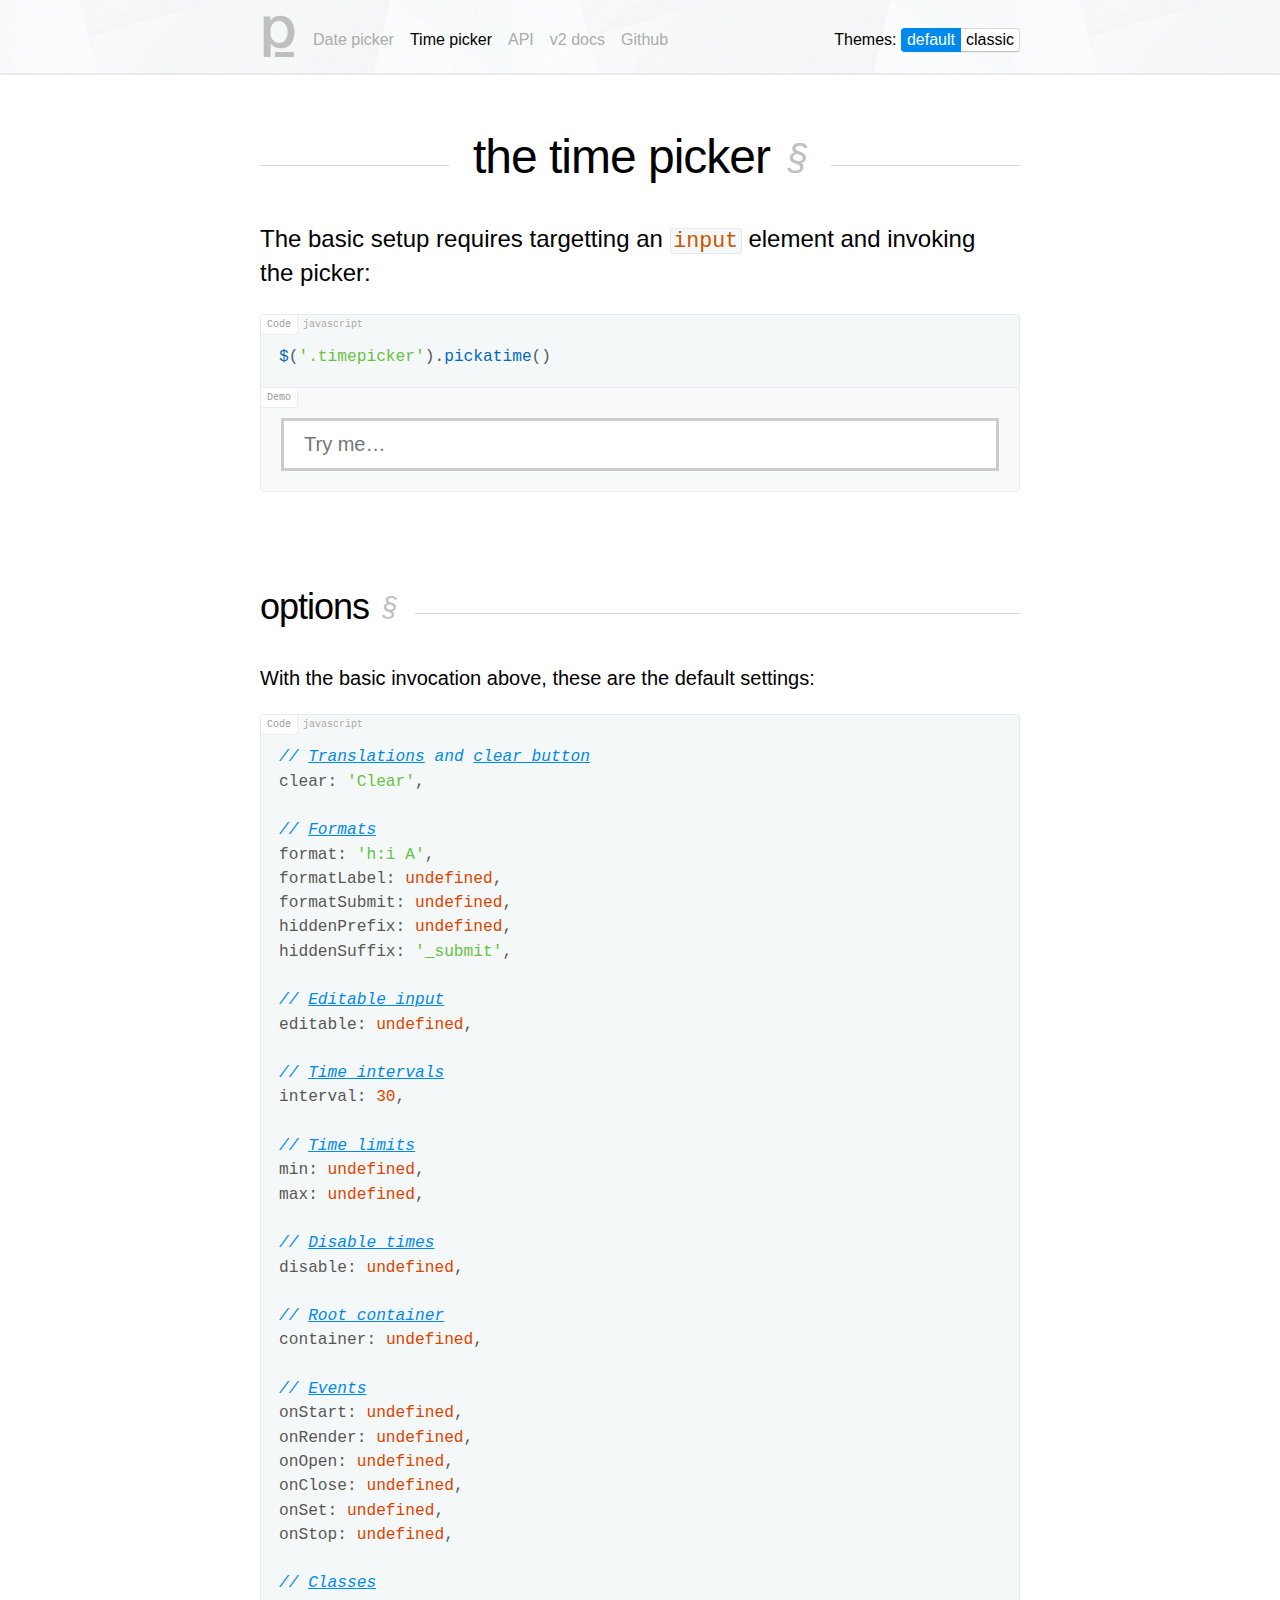
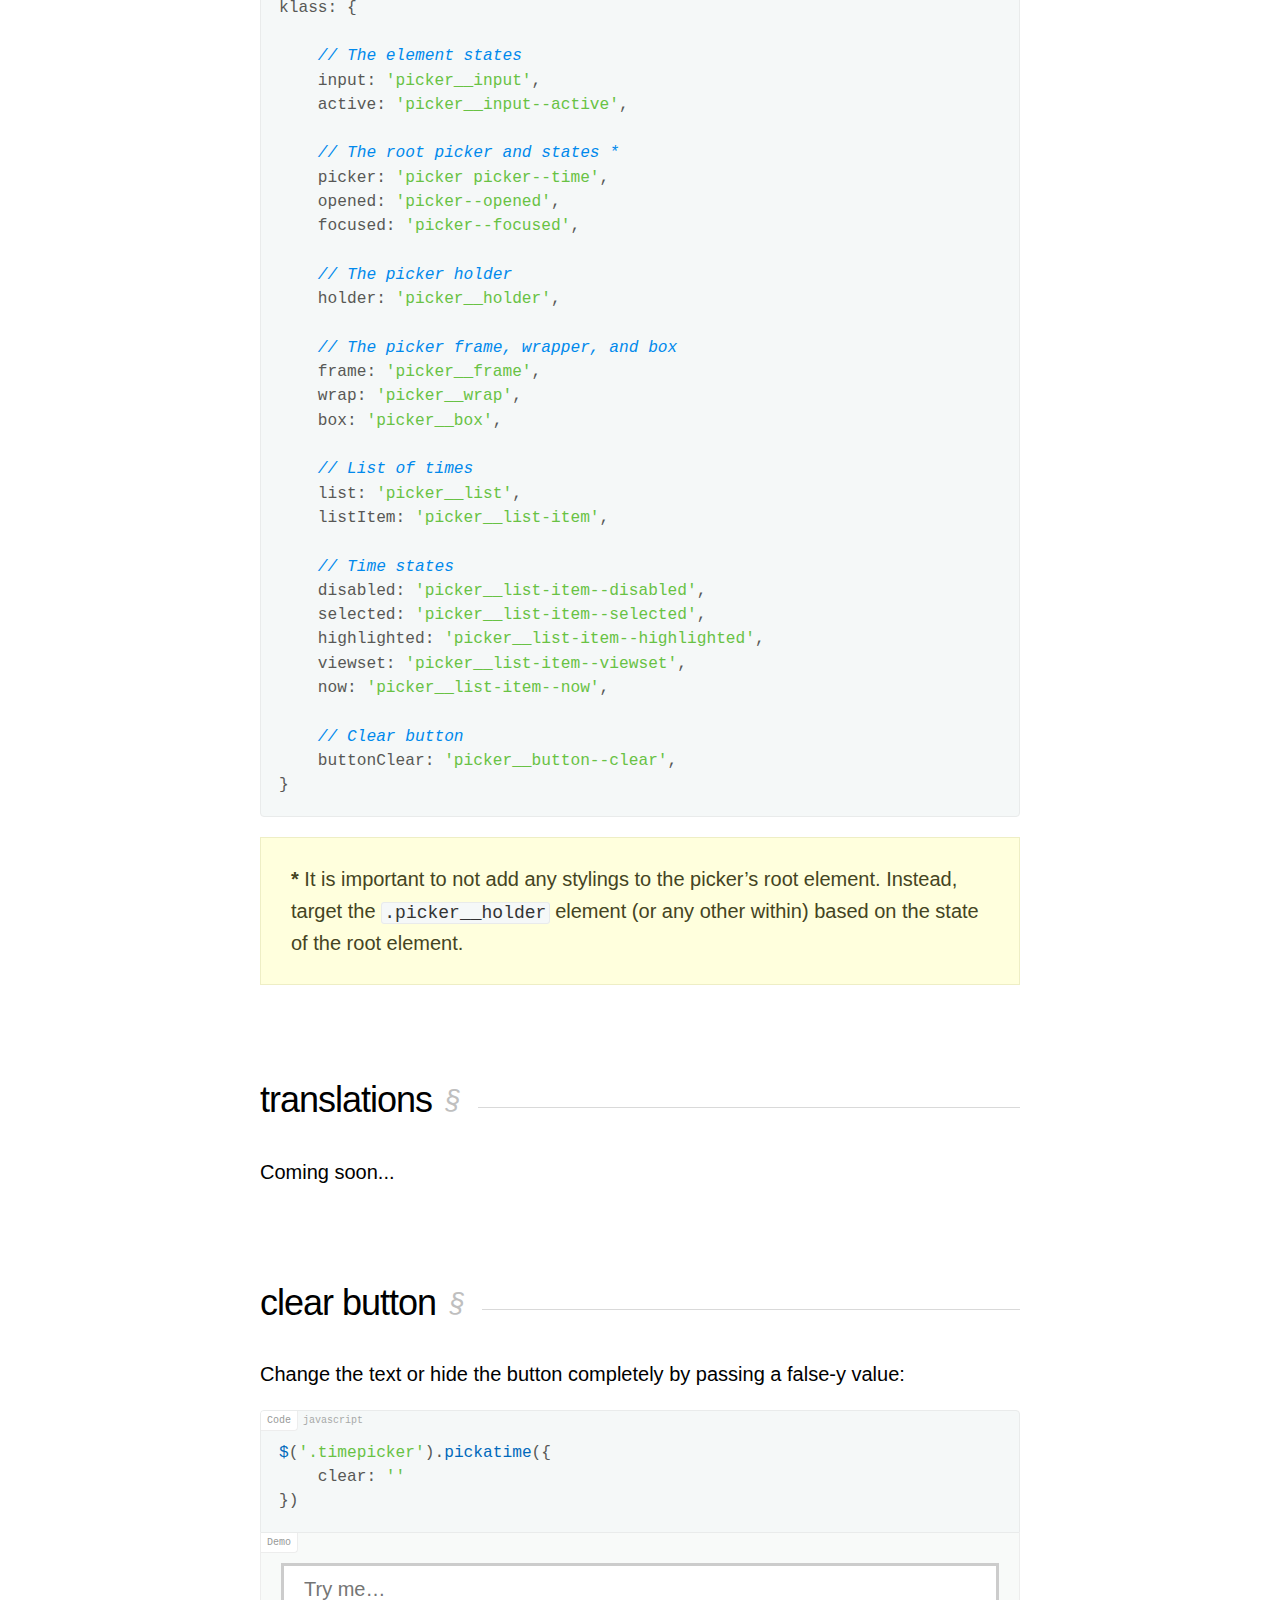
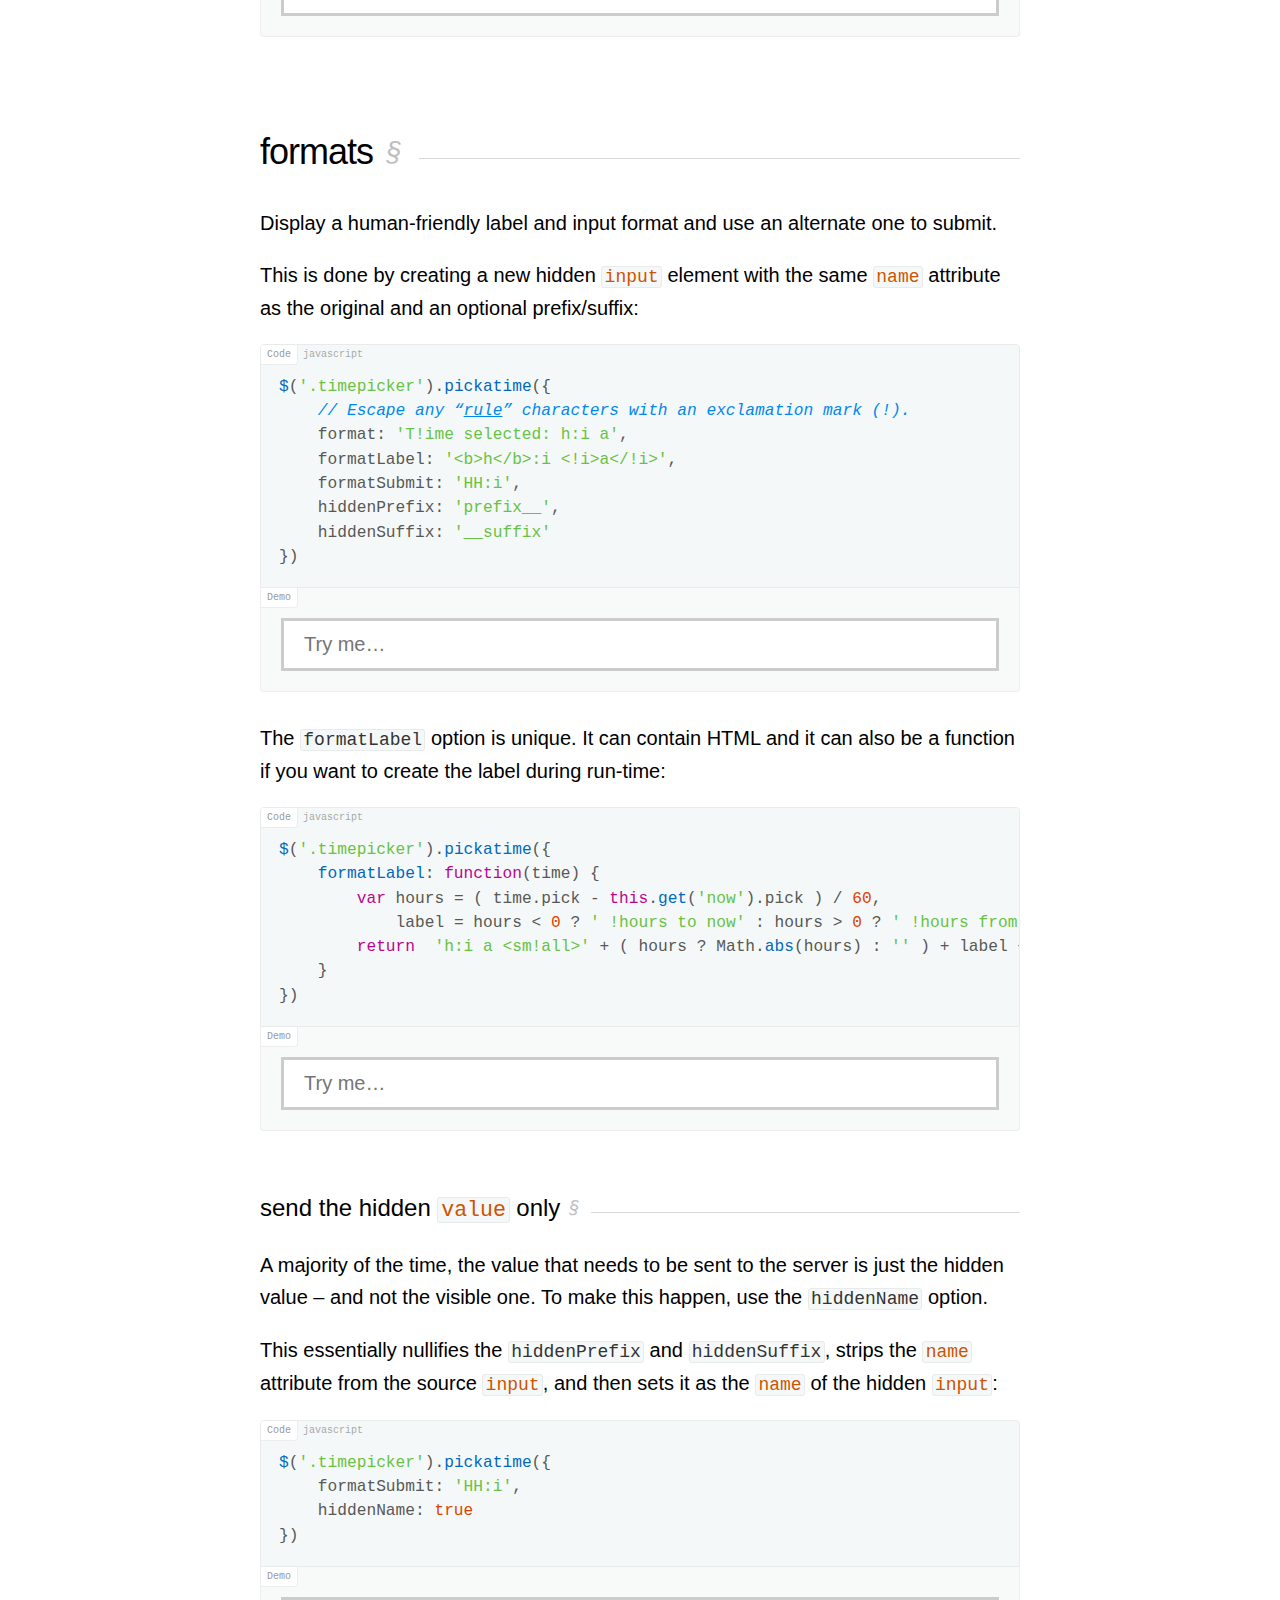
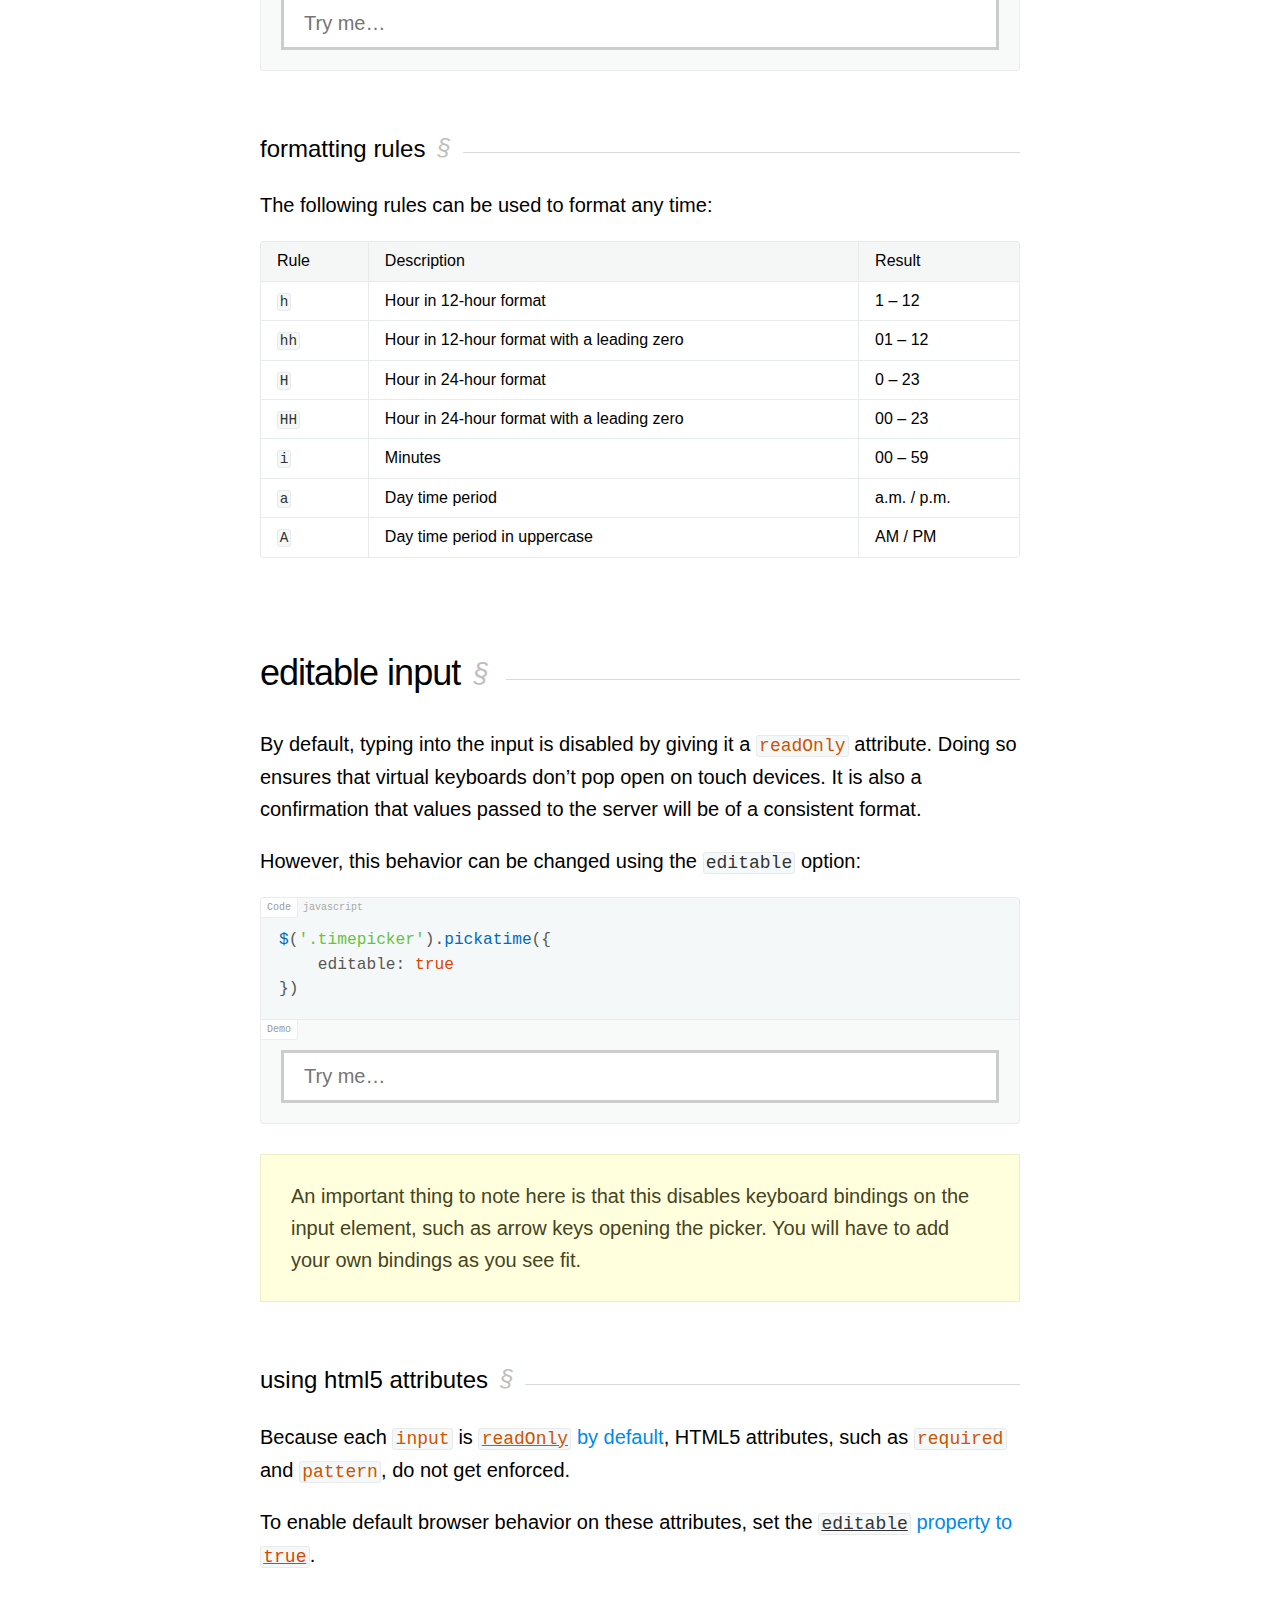
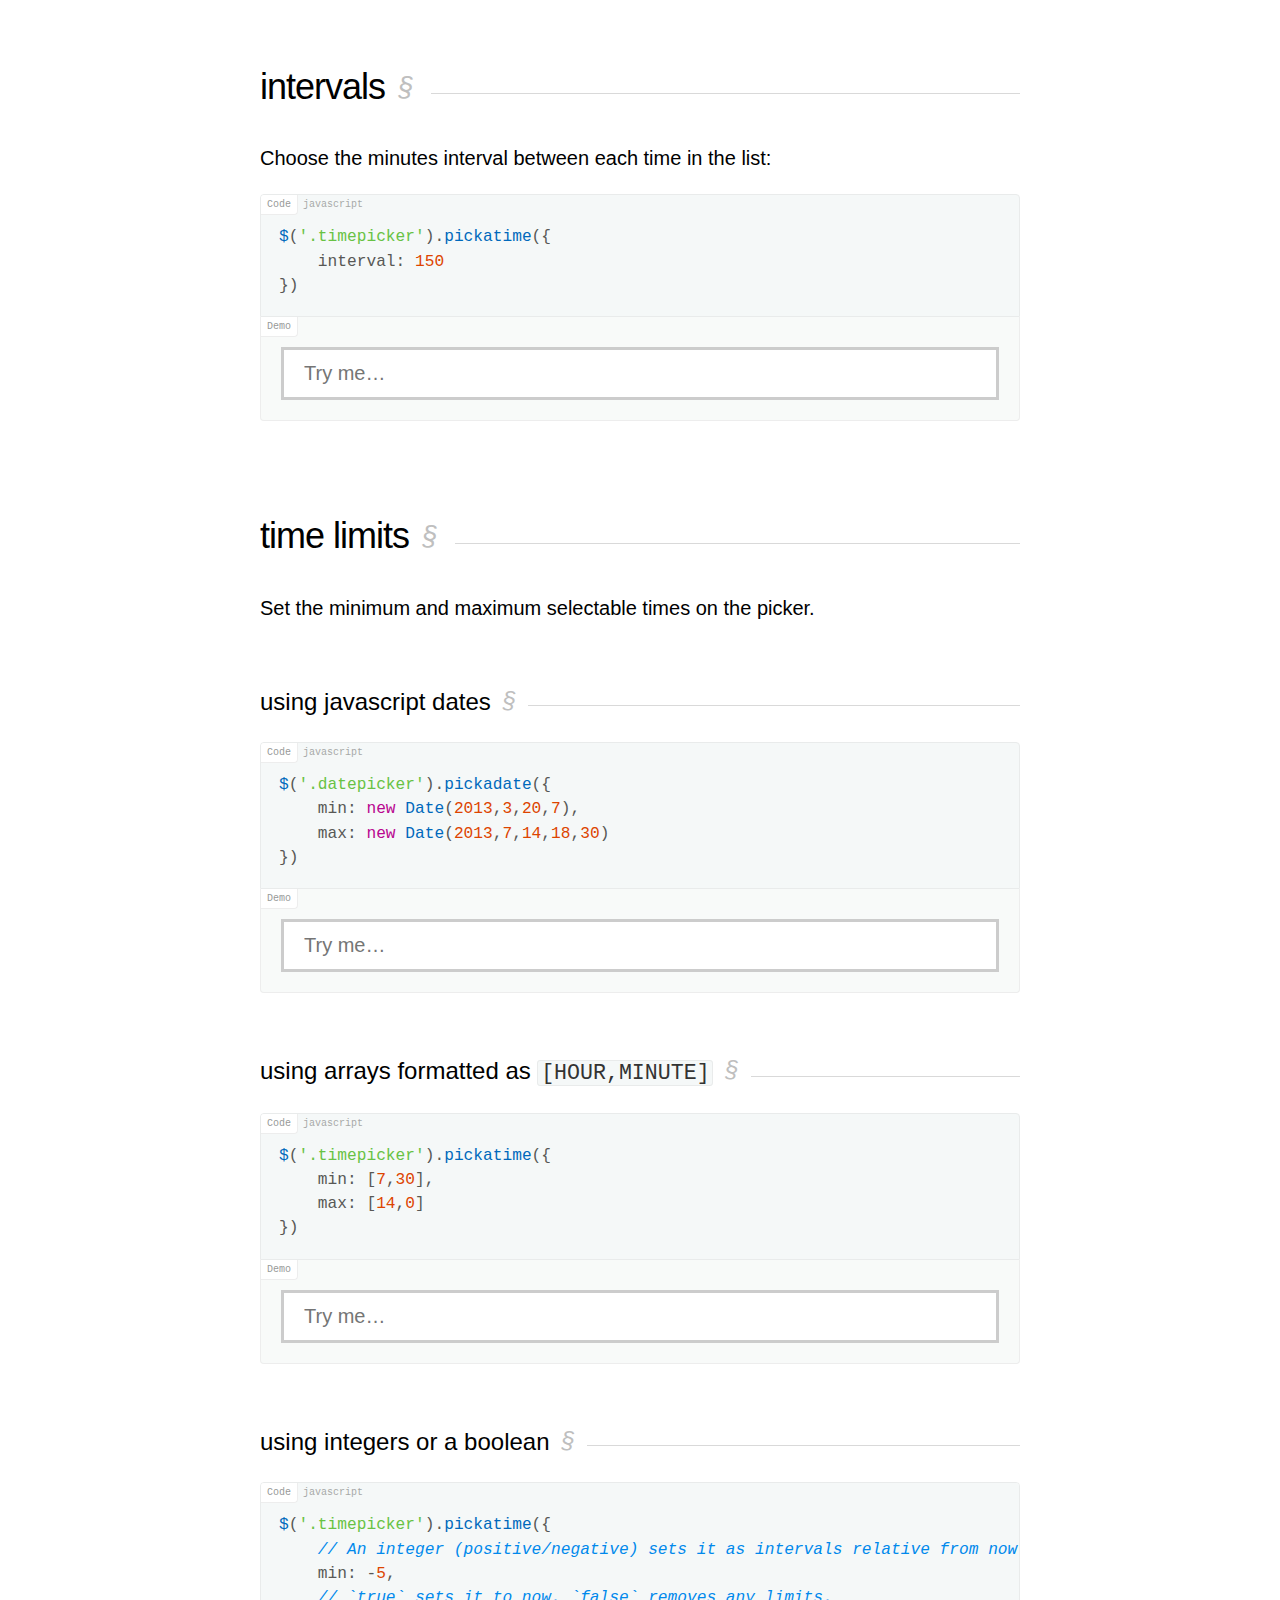
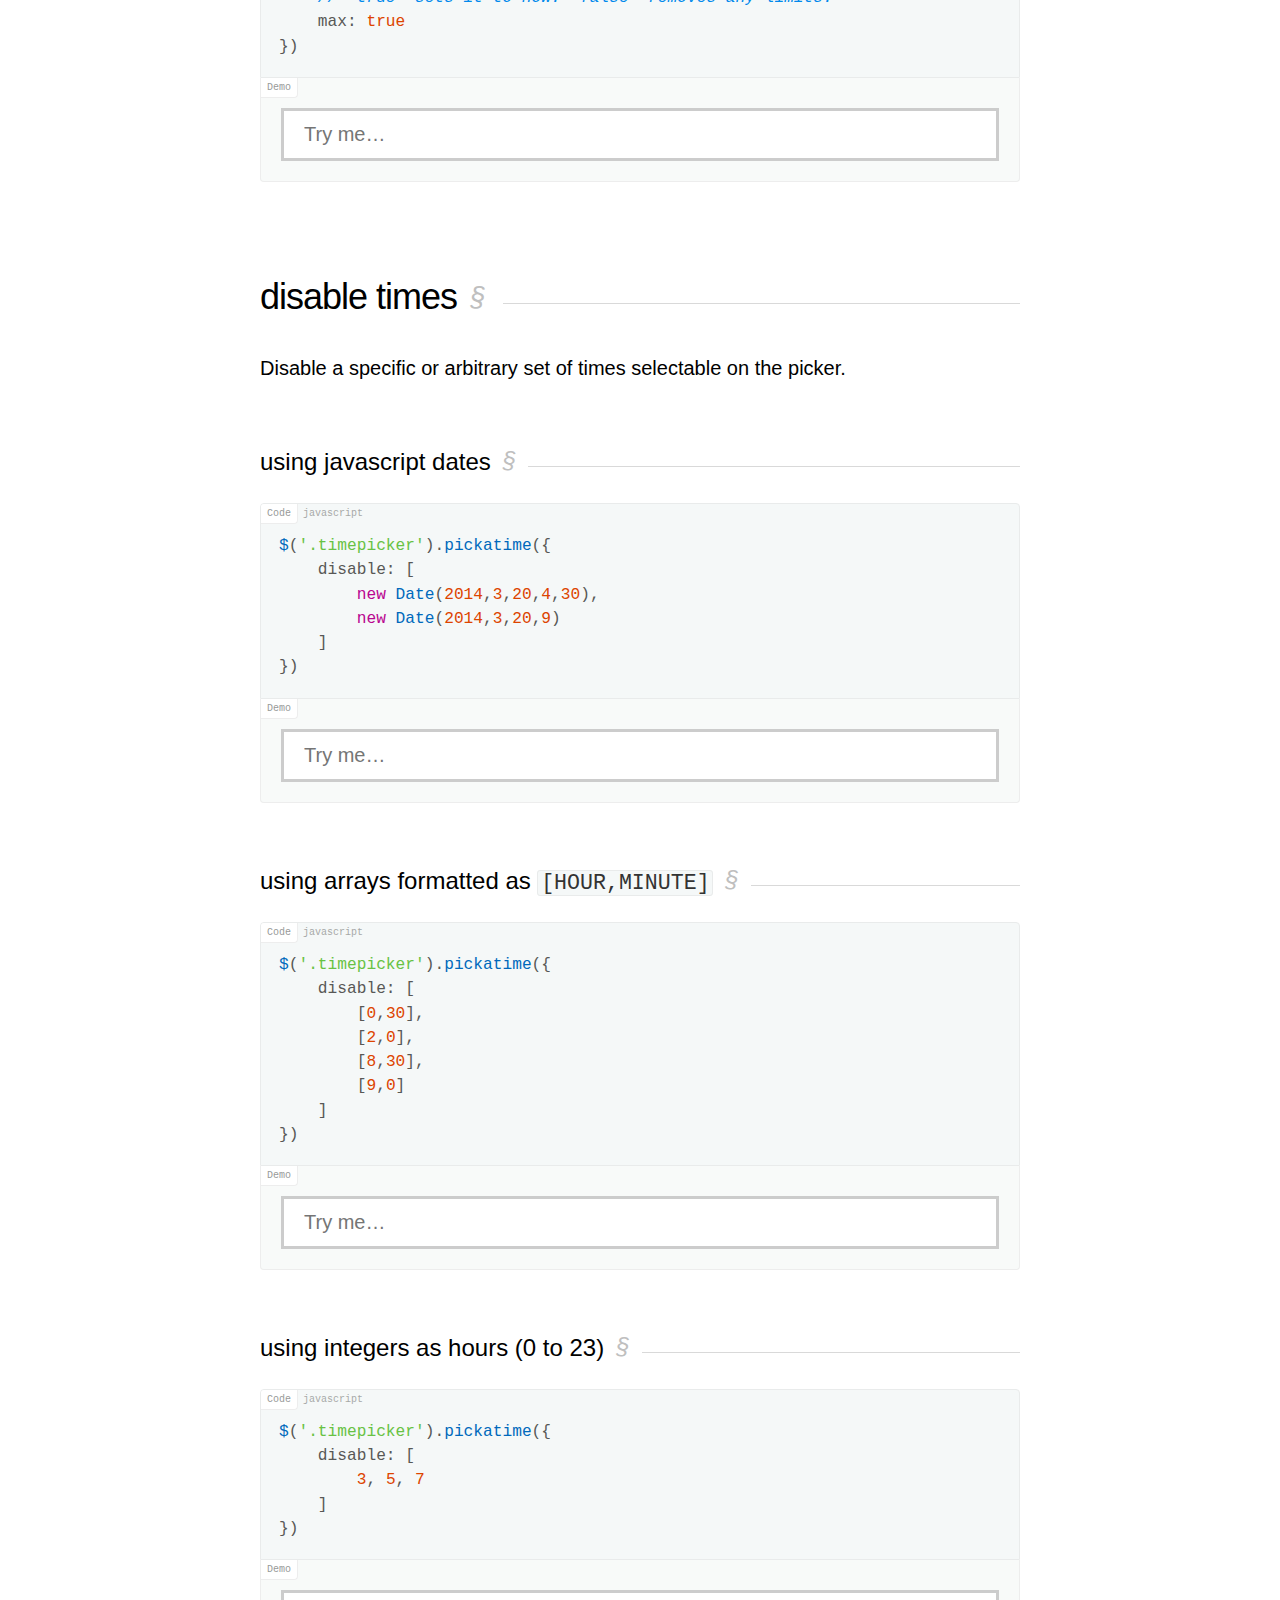
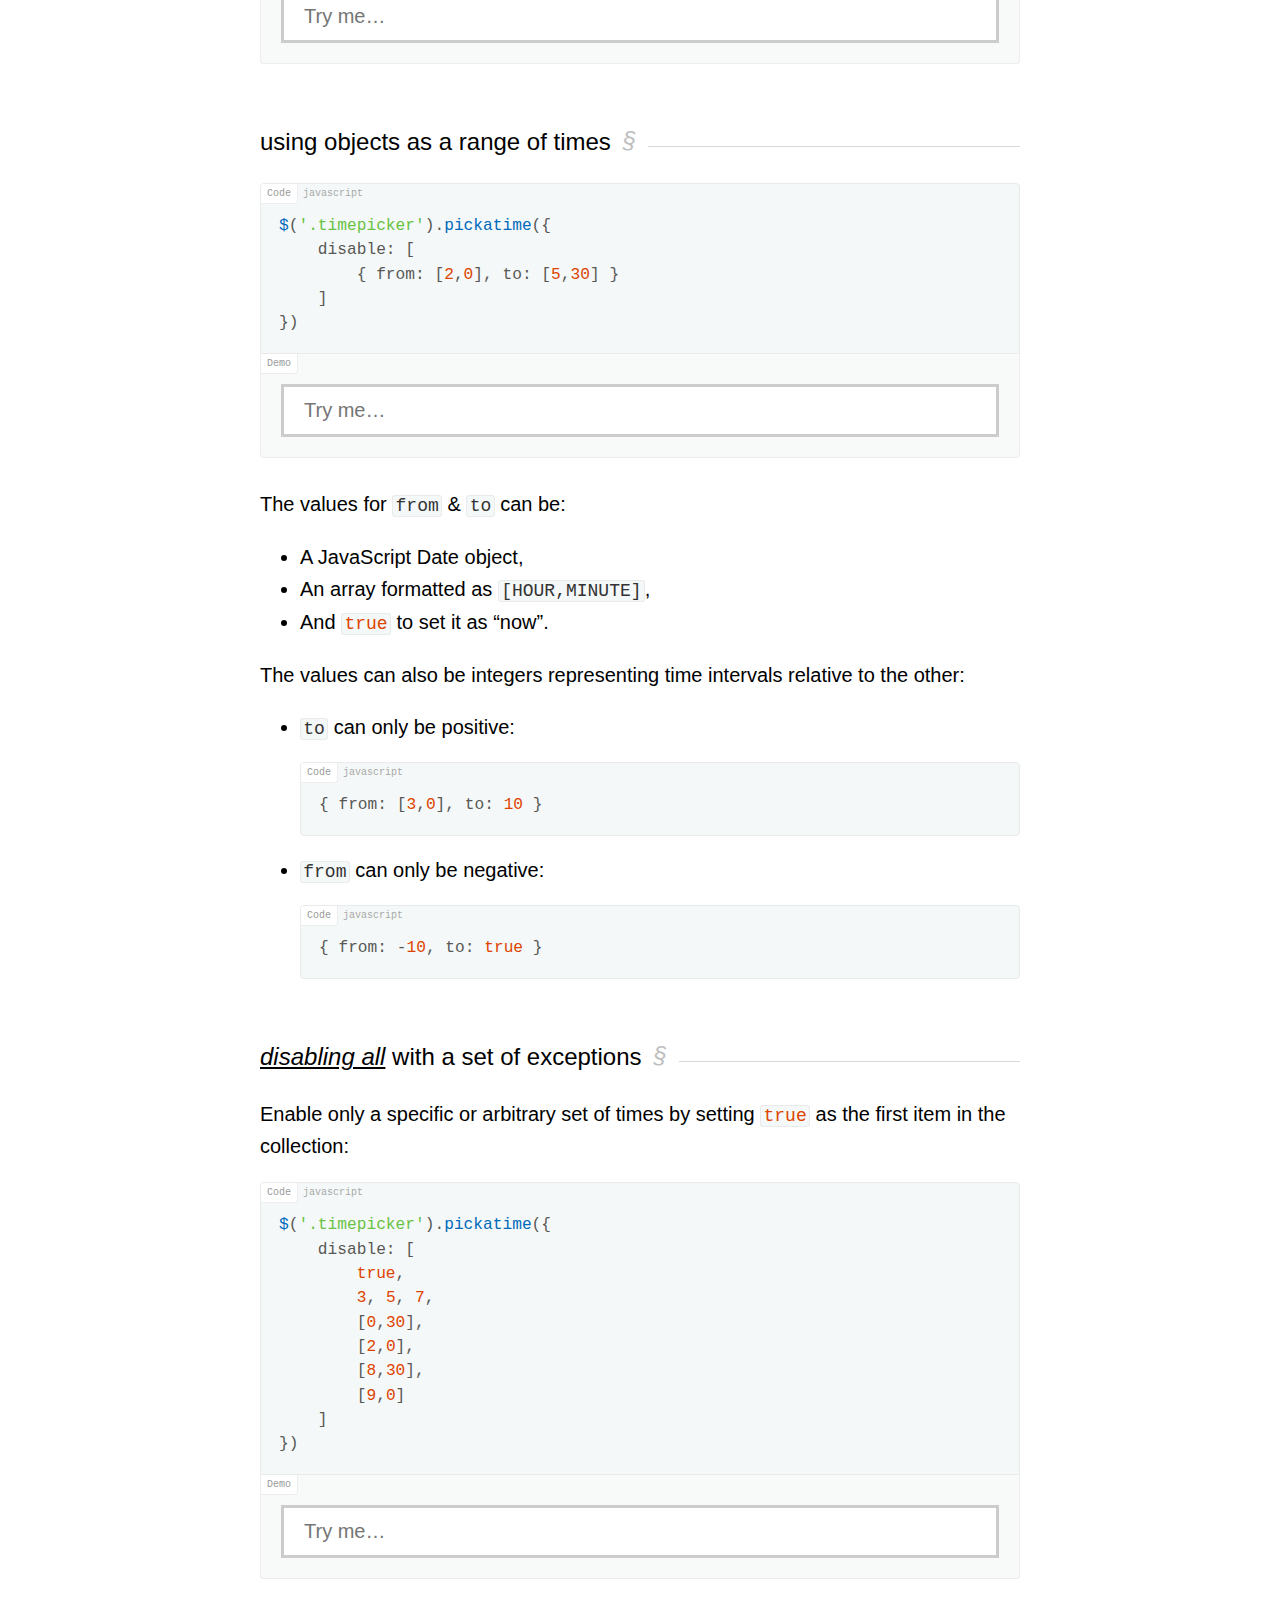
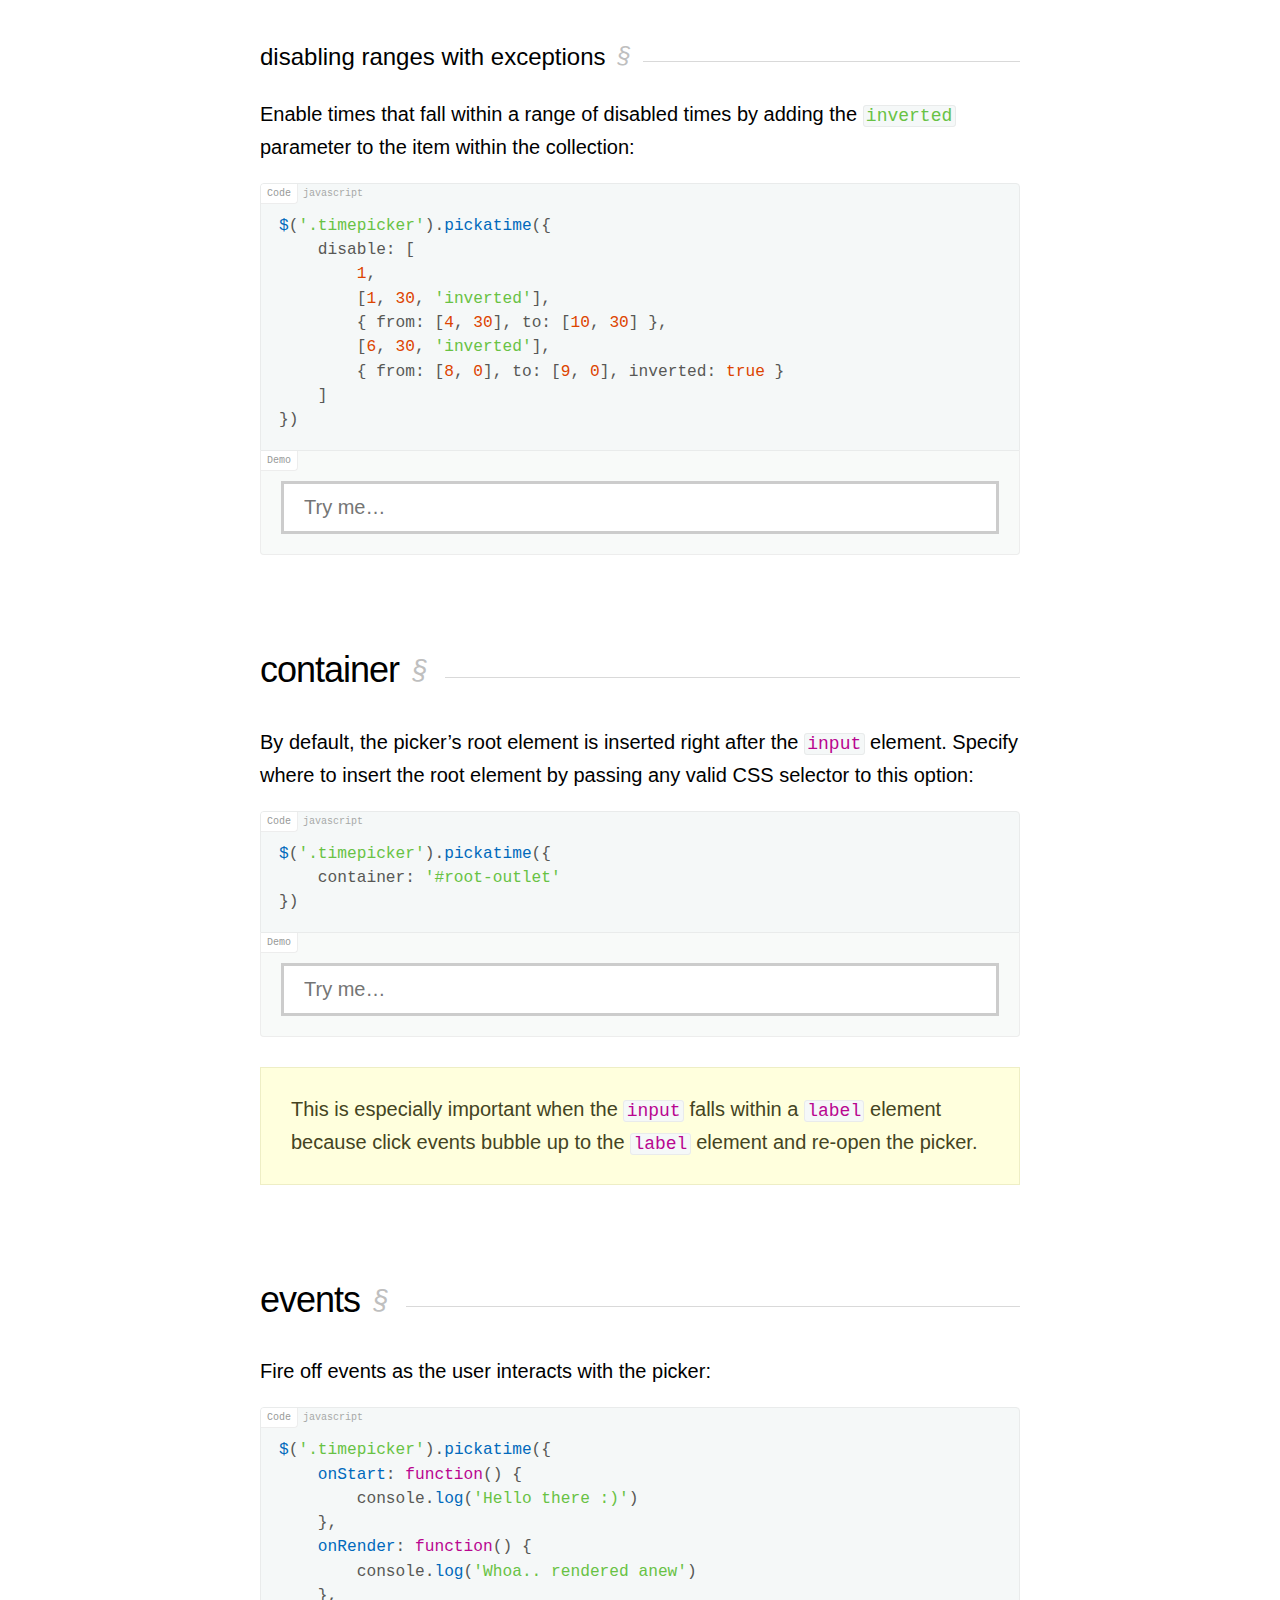
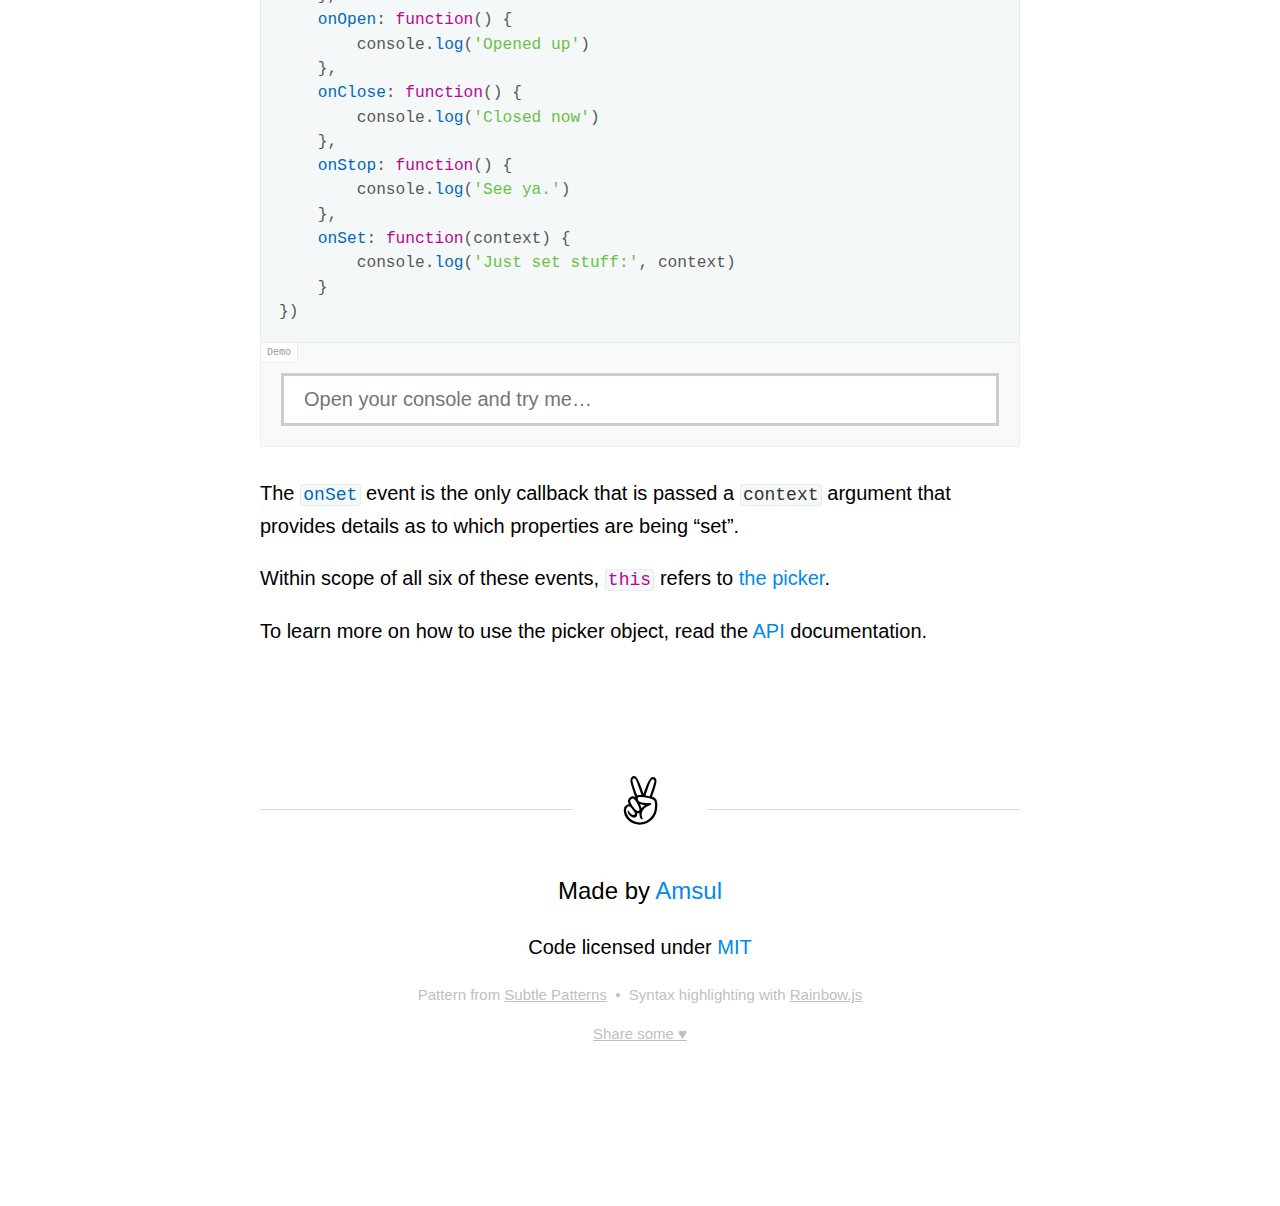
<file: inc/pickadate/time.htm>
<!doctype html>

<meta charset="utf-8">

<meta name="author" content="Amsul - http://amsul.ca">

<meta name="viewport" content="width=device-width">
<meta http-equiv="cache-control" content="no-cache">
<meta http-equiv="pragma" content="no-cache">
<meta http-equiv="X-UA-Compatible" content="IE=Edge">

<title>pickadate.js / time</title>

<link rel="shortcut icon" href="demo/images/favicon.ico">
<link rel="stylesheet" href="demo/styles/css/main.css">
<link rel="stylesheet" href="lib/themes/default.css" id="theme_base">
<link rel="stylesheet" href="lib/themes/default.date.css" id="theme_date">
<link rel="stylesheet" href="lib/themes/default.time.css" id="theme_time">

<!--[if lt IE 9]>
    <script>document.createElement('section')</script>
<![endif]-->


<body>


    <header class="section section--header section--splash">

        <div class="section__block section__block--scoped">
            <nav class="menu menu--header page-target" id="menu">
                <ul class="menu__list menu__list--header">
                    <li class="menu__item menu__item--touch menu__item--logo"><a class="menu__link menu__link--dimmed" href="index.htm"><span class="logocon"><span class="logocon__p">p</span><span class="logocon__u"></span></span></a></li>
                    <li class="menu__item menu__item--touch menu__item--toggle">
                        <a class="menu__link menu__link--dimmed page-target__display" href="#menu"><span class="page-target__toggle"></span></a>
                        <a class="menu__link menu__link--dimmed page-target__display--flip" href="#"><span class="page-target__toggle"></span></a>
                    </li>
                    <li class="menu__item menu__item--clear"></li>
                    <li class="menu__item menu__item--responsive page-target__reveal"><a class="menu__link menu__link--dimmed" href="date.htm">Date picker</a></li>
                    <li class="menu__item menu__item--responsive page-target__reveal"><a class="menu__link menu__link--dimmed menu__link--active" href="time.htm">Time picker</a></li>
                    <li class="menu__item menu__item--responsive page-target__reveal"><a class="menu__link menu__link--dimmed" href="api.htm">API</a></li>
                    <li class="menu__item menu__item--responsive page-target__reveal"><a class="menu__link menu__link--dimmed" href="v2-(deprecated)/index.htm">v2 docs</a></li>
                    <li class="menu__item menu__item--responsive page-target__reveal"><a class="menu__link menu__link--dimmed" href="https://github.com/amsul/pickadate.js">Github</a></li>
                    <li class="menu__item menu__item--responsive page-target__reveal menu__item--trail">
                        <span class="menu__link">Themes: <input class="theme-toggle__input" type="radio" id="show_theme_default" name="show_theme" value="default" checked hidden><label class="theme-toggle__label theme-toggle__label--first" for="show_theme_default">default</label><input class="theme-toggle__input" type="radio" id="show_theme_classic" name="show_theme" value="classic" hidden><label class="theme-toggle__label theme-toggle__label--last" for="show_theme_classic" class="checked-negative">classic</label></span>
                    </li>
                </ul>
            </nav>
        </div> <!-- .section__block -->

        

    </header> <!-- .section -->


    




<section class="section">


    <div class="section__block section__block--scoped">

        <h1 class="heading heading--divide-center heading--divide-first"><span class="heading__text">The Time Picker<a class="heading__anchor" name="picker" href="#picker">&sect;</a></span></h1>

        <h3 class="heading heading--thin">The basic setup requires targetting an <code class="tag-name">input</code> element and invoking the&nbsp;picker:</h3>

        <pre class="pre--demo"><code data-language="javascript">$('.timepicker').pickatime()</code></pre>
        <fieldset class="fieldset fieldset--demo js__fieldset"><div class="fieldset__wrapper"><input id="" class="fieldset__input js__timepicker" type=text placeholder="Try me&hellip;"></div></fieldset>

    </div> <!-- .section__block -->


    <div class="section__block section__block--scoped">

        <h2 class="heading heading--divide"><span class="heading__text">Options<a class="heading__anchor" name="options" href="#options">&sect;</a></span></h2>
        <p>With the basic invocation above, these are the default settings:</p>

        <pre><code data-language="javascript">// <a href="#translations">Translations</a> and <a href="#buttons">clear button</a>
clear: 'Clear',

// <a href="#formats">Formats</a>
format: 'h:i A',
formatLabel: undefined,
formatSubmit: undefined,
hiddenPrefix: undefined,
hiddenSuffix: '_submit',

// <a href="#editable">Editable input</a>
editable: undefined,

// <a href="#intervals">Time intervals</a>
interval: 30,

// <a href="#limits">Time limits</a>
min: undefined,
max: undefined,

// <a href="#disable-times">Disable times</a>
disable: undefined,

// <a href="#container">Root container</a>
container: undefined,

// <a href="#events">Events</a>
onStart: undefined,
onRender: undefined,
onOpen: undefined,
onClose: undefined,
onSet: undefined,
onStop: undefined,

// <a href="#classes">Classes</a>
klass: {

    // The element states
    input: 'picker__input',
    active: 'picker__input--active',

    // The root picker and states *
    picker: 'picker picker--time',
    opened: 'picker--opened',
    focused: 'picker--focused',

    // The picker holder
    holder: 'picker__holder',

    // The picker frame, wrapper, and box
    frame: 'picker__frame',
    wrap: 'picker__wrap',
    box: 'picker__box',

    // List of times
    list: 'picker__list',
    listItem: 'picker__list-item',

    // Time states
    disabled: 'picker__list-item--disabled',
    selected: 'picker__list-item--selected',
    highlighted: 'picker__list-item--highlighted',
    viewset: 'picker__list-item--viewset',
    now: 'picker__list-item--now',

    // Clear button
    buttonClear: 'picker__button--clear',
}</code></pre>

    <div class="section__block section__block--notification">
        <p><b>*</b> It is important to not add any stylings to the picker’s root element. Instead, target the <code>.picker__holder</code> element (or any other within) based on the state of the root element.</p>
    </div>

    </div> <!-- .section__block -->


</section> <!-- .section -->


<section class="section">

    <div class="section__block section__block--scoped">

        <h2 class="heading heading--divide"><span class="heading__text">Translations<a class="heading__anchor" name="translations" href="#translations">&sect;</a></span></h2>
        <p>Coming soon...</p>

    </div> <!-- .section__block -->

</section> <!-- .section -->


<section class="section">

    <div class="section__block section__block--scoped">

        <h2 class="heading heading--divide"><span class="heading__text">Clear Button<a class="heading__anchor" name="buttons" href="#buttons">&sect;</a></span></h2>
        <p>Change the text or hide the button completely by passing a false-y value:</p>

        <pre class="pre--demo"><code data-language="javascript">$('.timepicker').pickatime({
    clear: ''
})</code></pre>

        <fieldset class="fieldset fieldset--demo js__fieldset"><div class="fieldset__wrapper"><input id="time_demo__buttons" class="fieldset__input " type=text placeholder="Try me&hellip;"></div></fieldset>

    </div> <!-- .section__block -->

</section> <!-- .section -->


<section class="section">

    <div class="section__block section__block--scoped">

        <h2 class="heading heading--divide"><span class="heading__text">Formats<a class="heading__anchor" name="formats" href="#formats">&sect;</a></span></h2>
        <p>Display a human-friendly label and input format and use an alternate one to submit.</p>
        <p>This is done by creating a new hidden <code class="tag-name">input</code> element with the same <code class="attribute">name</code> attribute as the original and an optional prefix/suffix:</p>

        <pre class="pre--demo"><code data-language="javascript">$('.timepicker').pickatime({
    // Escape any “<a href="#formatting-rules">rule</a>” characters with an exclamation mark (!).
    format: 'T!ime selected: h:i a',
    formatLabel: '&lt;b>h&lt;/b>:i &lt;!i>a&lt;/!i>',
    formatSubmit: 'HH:i',
    hiddenPrefix: 'prefix__',
    hiddenSuffix: '__suffix'
})</code></pre>

        <fieldset class="fieldset fieldset--demo js__fieldset"><div class="fieldset__wrapper"><input id="time_demo__formats--a" class="fieldset__input " name=time_input type=text placeholder="Try me&hellip;"></div></fieldset>

        <p>The <code>formatLabel</code> option is unique. It can contain HTML and it can also be a function if you want to create the label during run-time:</p>

        <style>
            .picker__list small {
                color: #999;
                float: right;
                line-height: 1.5;
            }
            .picker__list .picker__list-item--highlighted small {
                color: #fff;
            }
        </style>

        <pre class="pre--demo"><code data-language="javascript">$('.timepicker').pickatime({
    formatLabel: function(time) {
        var hours = ( time.pick - this.get('now').pick ) / 60,
            label = hours &lt; 0 ? ' !hours to now' : hours > 0 ? ' !hours from now' : 'now'
        return&nbsp; 'h:i a &lt;sm!all>' + ( hours ? Math.abs(hours) : '' ) + label + '&lt;/sm!all>'
    }
})</code></pre>

        <fieldset class="fieldset fieldset--demo js__fieldset"><div class="fieldset__wrapper"><input id="time_demo__formats--b" class="fieldset__input " name=time_demo__formats type=text placeholder="Try me&hellip;"></div></fieldset>

        <h3 class="heading heading--divide"><span class="heading__text">Send the hidden <code class="attribute">value</code> only<a class="heading__anchor" name="formats_use_hidden_only" href="#formats_use_hidden_only">&sect;</a></span></h3>
        <p>A majority of the time, the value that needs to be sent to the server is just the hidden value – and not the visible one. To make this happen, use the <code>hiddenName</code> option.</p>
        <p>This essentially nullifies the <code>hiddenPrefix</code> and <code>hiddenSuffix</code>, strips the <code class="attribute">name</code> attribute from the source <code class="tag-name">input</code>, and then sets it as the <code class="attribute">name</code> of the hidden <code class="tag-name">input</code>:</p>

        <pre class="pre--demo"><code data-language="javascript">$('.timepicker').pickatime({
    formatSubmit: 'HH:i',
    hiddenName: true
})</code></pre>

        <fieldset class="fieldset fieldset--demo js__fieldset"><div class="fieldset__wrapper"><input id="time_demo__formats--c" class="fieldset__input " name=time_input type=text placeholder="Try me&hellip;"></div></fieldset>

        <h3 class="heading heading--divide"><span class="heading__text">Formatting Rules<a class="heading__anchor--bigger" name="formatting-rules" href="#formatting-rules">&sect;</a></span></h3>
        <p>The following rules can be used to format any time:</p>

        <table class="table">
            <thead>
                <tr>
                    <th>Rule</th>
                    <th>Description</th>
                    <th>Result</th>
                </tr>
            </thead>
            <tbody>
                <tr>
                    <td><code>h</code></td>
                    <td>Hour in 12-hour format</td>
                    <td>1 &ndash; 12</td>
                </tr>
                <tr>
                    <td><code>hh</code></td>
                    <td>Hour in 12-hour format with a leading zero</td>
                    <td>01 &ndash; 12</td>
                </tr>
                <tr>
                    <td><code>H</code></td>
                    <td>Hour in 24-hour format</td>
                    <td>0 &ndash; 23</td>
                </tr>
                <tr>
                    <td><code>HH</code></td>
                    <td>Hour in 24-hour format with a leading zero</td>
                    <td>00 &ndash; 23</td>
                </tr>
            </tbody>
            <tbody>
                <tr>
                    <td><code>i</code></td>
                    <td>Minutes</td>
                    <td>00 &ndash; 59</td>
                </tr>
            </tbody>
            <tbody>
                <tr>
                    <td><code>a</code></td>
                    <td>Day time period</td>
                    <td>a.m. / p.m.</td>
                </tr>
                <tr>
                    <td><code>A</code></td>
                    <td>Day time period in uppercase</td>
                    <td>AM / PM</td>
                </tr>
            </tbody>
        </table>

    </div> <!-- .section__block -->

</section> <!-- .section -->


<section class="section">

    <div class="section__block section__block--scoped">

        <h2 class="heading heading--divide"><span class="heading__text">Editable input<a class="heading__anchor" name="editable" href="#editable">&sect;</a></span></h2>
        <p>By default, typing into the input is disabled by giving it a <code class="attribute">readOnly</code> attribute. Doing so ensures that virtual keyboards don’t pop open on touch devices. It is also a confirmation that values passed to the server will be of a consistent format.</p>
        <p>However, this behavior can be changed using the <code>editable</code> option:</p>

        <pre class="pre--demo"><code data-language="javascript">$('.timepicker').pickatime({
    editable: true
})</code></pre>

        <fieldset class="fieldset fieldset--demo js__fieldset"><div class="fieldset__wrapper"><input id="time_demo__editable" class="fieldset__input " type=text placeholder="Try me&hellip;"></div></fieldset>

        <div class="section__block section__block--notification">
            <p>An important thing to note here is that this disables keyboard bindings on the input element, such as arrow keys opening the picker. You will have to add your own bindings as you see fit.</p>
        </div>

        <h3 class="heading heading--divide"><span class="heading__text">Using HTML5 attributes<a class="heading__anchor--bigger" name="html5-attributes" href="#html5-attributes">&sect;</a></span></h3>
        <p>Because each <code class="tag-name">input</code> is <a href="#editable"><code class="attribute">readOnly</code> by default</a>, HTML5 attributes, such as <code class="attribute">required</code> and <code class="attribute">pattern</code>, do not get enforced.</p>
        <p>To enable default browser behavior on these attributes, set the <a href="#editable"><code>editable</code> property to <code class="constant">true</code></a>.</p>

    </div> <!-- .section__block -->

</section> <!-- .section -->


<section class="section">

    <div class="section__block section__block--scoped">

        <h2 class="heading heading--divide"><span class="heading__text">Intervals<a class="heading__anchor" name="intervals" href="#intervals">&sect;</a></span></h2>
        <p>Choose the minutes interval between each time in the list:</p>

        <pre class="pre--demo"><code data-language="javascript">$('.timepicker').pickatime({
    interval: 150
})</code></pre>

        <fieldset class="fieldset fieldset--demo js__fieldset"><div class="fieldset__wrapper"><input id="time_demo__interval" class="fieldset__input " type=text placeholder="Try me&hellip;"></div></fieldset>

    </div> <!-- .section__block -->

</section> <!-- .section -->


<section class="section">

    <div class="section__block section__block--scoped">

        <h2 class="heading heading--divide"><span class="heading__text">Time Limits<a class="heading__anchor" name="limits" href="#limits">&sect;</a></span></h2>
        <p>Set the minimum and maximum selectable times on the picker.</p>

        <h3 class="heading heading--divide"><span class="heading__text">Using JavaScript dates<a class="heading__anchor--bigger" name="limits-use-dates" href="#limits-use-dates">&sect;</a></span></h3>

        <pre class="pre--demo"><code data-language="javascript">$('.datepicker').pickadate({
    min: new Date(2013,3,20,7),
    max: new Date(2013,7,14,18,30)
})</code></pre>

        <fieldset class="fieldset fieldset--demo js__fieldset"><div class="fieldset__wrapper"><input id="time_demo__limits--a" class="fieldset__input " type=text placeholder="Try me&hellip;"></div></fieldset>

        <h3 class="heading heading--divide"><span class="heading__text">Using arrays formatted as <code>[HOUR,MINUTE]</code><a class="heading__anchor--bigger" name="limits-use-arrays" href="#limits-use-arrays">&sect;</a></span></h3>

        <pre class="pre--demo"><code data-language="javascript">$('.timepicker').pickatime({
    min: [7,30],
    max: [14,0]
})</code></pre>

        <fieldset class="fieldset fieldset--demo js__fieldset"><div class="fieldset__wrapper"><input id="time_demo__limits--b" class="fieldset__input " type=text placeholder="Try me&hellip;"></div></fieldset>

        <h3 class="heading heading--divide"><span class="heading__text">Using integers or a boolean<a class="heading__anchor--bigger" name="limits-relative" href="#limits-relative">&sect;</a></span></h3>

        <pre class="pre--demo"><code data-language="javascript">$('.timepicker').pickatime({
    // An integer (positive/negative) sets it as intervals relative from now.
    min: -5,
    // `true` sets it to now. `false` removes any limits.
    max: true
})</code></pre>

        <fieldset class="fieldset fieldset--demo js__fieldset"><div class="fieldset__wrapper"><input id="time_demo__limits--c" class="fieldset__input " type=text placeholder="Try me&hellip;"></div></fieldset>

    </div> <!-- .section__block -->

</section> <!-- .section -->


<section class="section">

    <div class="section__block section__block--scoped">

        <h2 class="heading heading--divide"><span class="heading__text">Disable Times<a class="heading__anchor" name="disable-times" href="#disable-times">&sect;</a></span></h2>
        <p>Disable a specific or arbitrary set of times selectable on the picker.</p>

        <h3 class="heading heading--divide"><span class="heading__text">Using JavaScript dates<a class="heading__anchor--bigger" name="disable-times-use-dates" href="#disable-times-use-dates">&sect;</a></span></h3>

        <pre class="pre--demo"><code data-language="javascript">$('.timepicker').pickatime({
    disable: [
        new Date(2014,3,20,4,30),
        new Date(2014,3,20,9)
    ]
})</code></pre>

        <fieldset class="fieldset fieldset--demo js__fieldset"><div class="fieldset__wrapper"><input id="time_demo__disable-times--a" class="fieldset__input " type=text placeholder="Try me&hellip;"></div></fieldset>

        <h3 class="heading heading--divide"><span class="heading__text">Using arrays formatted as <code>[HOUR,MINUTE]</code><a class="heading__anchor--bigger" name="disable-times-use-arrays" href="#disable-times-use-arrays">&sect;</a></span></h3>

        <pre class="pre--demo"><code data-language="javascript">$('.timepicker').pickatime({
    disable: [
        [0,30],
        [2,0],
        [8,30],
        [9,0]
    ]
})</code></pre>

        <fieldset class="fieldset fieldset--demo js__fieldset"><div class="fieldset__wrapper"><input id="time_demo__disable-times--b" class="fieldset__input " type=text placeholder="Try me&hellip;"></div></fieldset>

        <h3 class="heading heading--divide"><span class="heading__text">Using integers as hours (0 to 23)<a class="heading__anchor--bigger" name="disable-times-use-arrays" href="#disable-times-use-arrays">&sect;</a></span></h3>

        <pre class="pre--demo"><code data-language="javascript">$('.timepicker').pickatime({
    disable: [
        3, 5, 7
    ]
})</code></pre>

        <fieldset class="fieldset fieldset--demo js__fieldset"><div class="fieldset__wrapper"><input id="time_demo__disable-times--c" class="fieldset__input " type=text placeholder="Try me&hellip;"></div></fieldset>

        <h3 class="heading heading--divide"><span class="heading__text">Using objects as a range of times<a class="heading__anchor--bigger" name="disable-times-use-ranges" href="#disable-times-use-ranges">&sect;</a></span></h3>

        <pre class="pre--demo"><code data-language="javascript">$('.timepicker').pickatime({
    disable: [
        { from: [2,0], to: [5,30] }
    ]
})</code></pre>

        <fieldset class="fieldset fieldset--demo js__fieldset"><div class="fieldset__wrapper"><input id="date_demo__disable-times--d" class="fieldset__input " type=text placeholder="Try me&hellip;"></div></fieldset>

        <p>The values for <code>from</code> &amp; <code>to</code> can be:</p>
        <ul>
            <li>A JavaScript Date object,</li>
            <li>An array formatted as <code>[HOUR,MINUTE]</code>,</li>
            <li>And <code class="constant">true</code> to set it as “now”.</li>
        </ul>
        <p>The values can also be integers representing time intervals relative to the other:</p>
        <ul>
            <li><code>to</code> can only be positive: <pre><code data-language="javascript">{ from: [3,0], to: 10 }</code></pre></li>
            <li><code>from</code> can only be negative: <pre><code data-language="javascript">{ from: -10, to: true }</code></pre></li>
        </ul>

        <h3 class="heading heading--divide"><span class="heading__text"><i><u>Disabling all</u></i> with a set of exceptions<a class="heading__anchor--bigger" name="disable-times-all" href="#disable-times-all">&sect;</a></span></h3>
        <p>Enable only a specific or arbitrary set of times by setting <code class="constant">true</code> as the first item in the collection:</p>

        <pre class="pre--demo"><code data-language="javascript">$('.timepicker').pickatime({
    disable: [
        true,
        3, 5, 7,
        [0,30],
        [2,0],
        [8,30],
        [9,0]
    ]
})</code></pre>

        <fieldset class="fieldset fieldset--demo js__fieldset"><div class="fieldset__wrapper"><input id="time_demo__disable-times--e" class="fieldset__input " type=text placeholder="Try me&hellip;"></div></fieldset>

        <h3 class="heading heading--divide"><span class="heading__text">Disabling ranges with exceptions<a class="heading__anchor--bigger" name="disable-times-inverted" href="#disable-times-inverted">&sect;</a></span></h3>
        <p>Enable times that fall within a range of disabled times by adding the <code class="string">inverted</code> parameter to the item within the collection:</p>

        <pre class="pre--demo"><code data-language="javascript">$('.timepicker').pickatime({
    disable: [
        1,
        [1, 30, 'inverted'],
        { from: [4, 30], to: [10, 30] },
        [6, 30, 'inverted'],
        { from: [8, 0], to: [9, 0], inverted: true }
    ]
})</code></pre>

        <fieldset class="fieldset fieldset--demo js__fieldset"><div class="fieldset__wrapper"><input id="time_demo__disable-times--f" class="fieldset__input " type=text placeholder="Try me&hellip;"></div></fieldset>

    </div> <!-- .section__block -->

</section> <!-- .section -->



<section class="section">

    <div class="section__block section__block--scoped">

        <h2 class="heading heading--divide"><span class="heading__text">container<a class="heading__anchor" name="container" href="#container">&sect;</a></span></h2>
        <p>By default, the picker’s root element is inserted right after the <code class="keyword">input</code> element. Specify where to insert the root element by passing any valid CSS selector to this option:</p>

        <div id="root-outlet" style="position:relative"></div>

        <pre class="pre--demo"><code data-language="javascript">$('.timepicker').pickatime({
    container: '#root-outlet'
})</code></pre>

        <fieldset class="fieldset fieldset--demo js__fieldset"><div class="fieldset__wrapper"><input id="time_demo__container" class="fieldset__input " type=text placeholder="Try me&hellip;"></div></fieldset>

        <div class="section__block section__block--notification">
            <p>This is especially important when the <code class="keyword">input</code> falls within a <code class="keyword">label</code> element because click events bubble up to the <code class="keyword">label</code> element and re-open the picker.</p>
        </div>

    </div> <!-- .section__block -->

</section> <!-- .section -->



<section class="section">

    <div class="section__block section__block--scoped">

        <h2 class="heading heading--divide"><span class="heading__text">events<a class="heading__anchor" name="events" href="#events">&sect;</a></span></h2>
        <p>Fire off events as the user interacts with the picker:</p>

        <pre class="pre--demo"><code data-language="javascript">$('.timepicker').pickatime({
    onStart: function() {
        console.log('Hello there :)')
    },
    onRender: function() {
        console.log('Whoa.. rendered anew')
    },
    onOpen: function() {
        console.log('Opened up')
    },
    onClose: function() {
        console.log('Closed now')
    },
    onStop: function() {
        console.log('See ya.')
    },
    onSet: function(context) {
        console.log('Just set stuff:', context)
    }
})</code></pre>

        <fieldset class="fieldset fieldset--demo js__fieldset"><div class="fieldset__wrapper"><input id="time_demo__events" class="fieldset__input " type=text placeholder="Open your console and try me&hellip;"></div></fieldset>

        <p>The <code class="function">onSet</code> event is the only callback that is passed a <code>context</code> argument that provides details as to which properties are being “set”.</p>
        <p>Within scope of all six of these events, <code class="keyword">this</code> refers to <a href="api.htm">the picker</a>.</p>
        <p>To learn more on how to use the picker object, read the <a href="api.htm">API</a> documentation.</p>

    </div> <!-- .section__block -->

</section> <!-- .section -->






    <footer class="section section--footer">

        <div class="section__block section__block--scoped text-center">
            <h2 class="heading heading--one heading--divide-center"><span class="heading__text peace">&#x270C;</span></h2>
            <p class="heading heading--three heading--thin">Made by <a href="http://twitter.com/amsul_">Amsul</a></p>
            <p>Code licensed under <a href="http://amsul.ca/MIT">MIT</a></p>
            <div class="text-tiny text-dimmed">
                <p>Pattern from <a href="http://subtlepatterns.com/">Subtle Patterns</a>&nbsp;&nbsp;•&nbsp;&nbsp;Syntax highlighting with <a href="http://craig.is/making/rainbows">Rainbow.js</a></p>
                <p><a href="http://selz.co/1g80kCZ">Share some &hearts;</a></p>
            </div>
        </div> <!-- .section__block -->

    </footer> <!-- .section -->


    <script src="http://code.jquery.com/jquery-1.10.2.min.js"></script>
    <script>window.jQuery||document.write('<script src="tests/jquery.2.0.0.js"><\/script>')</script>
    <script src="lib/picker.js"></script>
    <script src="lib/picker.date.js"></script>
    <script src="lib/picker.time.js"></script>
    <script src="lib/legacy.js"></script>
    <script src="demo/scripts/demo.js"></script>
    <script src="demo/scripts/rainbow.js"></script>
    <script type="text/javascript">
        var _gaq = _gaq || [];
        _gaq.push(['_setAccount', 'UA-36321179-2']);
        _gaq.push(['_trackPageview']);
        (function() {
            var ga = document.createElement('script'); ga.type = 'text/javascript'; ga.async = true;
            ga.src = ('https:' == document.location.protocol ? 'https://ssl' : 'http://www') + '.google-analytics.com/ga.js';
            var s = document.getElementsByTagName('script')[0]; s.parentNode.insertBefore(ga, s);
        })();
    </script>


</body>
</file>
<file: inc/hnk.css>
#main {
	margin: 0px;
	padding: 0px;
	position: relative;
}

.simpleCart_items table{
	border:1px solid #ccc;
	width: 100%;
}
.simpleCart_items th{
	color:#333;
	text-align:left;
	padding:10px 30px;
	border-bottom:1px solid #ccc;
	background: #ededed;
	background: -moz-linear-gradient(top,  #f7f7f7 0%, #ededed 100%);
	background: -webkit-gradient(linear, left top, left bottom, color-stop(0%,#f7f7f7), color-stop(100%,#ededed));
	background: -webkit-linear-gradient(top,  #f7f7f7 0%,#ededed 100%);
	background: -o-linear-gradient(top,  #f7f7f7 0%,#ededed 100%);
	background: -ms-linear-gradient(top,  #f7f7f7 0%,#ededed 100%);
	background: linear-gradient(top,  #f7f7f7 0%,#ededed 100%);
	filter: progid:DXImageTransform.Microsoft.gradient( startColorstr='#f7f7f7', endColorstr='#ededed',GradientType=0 );
}

.simpleCart_items img {
	max-width: 285px;
	max-height: 175px;
}

.simpleCart_items td{
	padding:10px 30px;
	vertical-align:middle;
	border-bottom:1px solid #ccc;

}
.item-image,
.item-image img{width:72px;}
.item-name{width:50%;}
.item-quantity,
.item-quantity input{
	width:30px;
	text-align:center;
}
.item-price,
.item-subtotal{width:50px;}

.form-invalid {
	
	color: #e96a6a;
	font-size: large;
	padding-left: 7px;
}
.form-success { background: #00713f; }

#build {
	font-size: x-small;
}
</file>
<file: inc/pickadate/demo/styles/css/main.css>
/* ==========================================================================
   $CONTENTS
   ========================================================================== */
/**
 * VARIABLES..................
 * MIXINS.....................
 * IMPORTS....................
 * BASE.......................Base stylings
 * TYPOGRAPHY.................
 * CODE-BLOCKS................
 * FORM-ELEMENTS..............
 * BUTTONS....................
 * LISTS......................
 * MENUS......................
 * GROUPS.....................Group sets of content
 * TABLES.....................
 * SECTIONS...................Blocks of content
 * TARGETS....................Page focus targets
 * RAINBOW....................Syntax highlighting
 * TEXT-HELPERS...............
 * DEMOS......................
 */
/* ==========================================================================
   $IMPORTS
   ========================================================================== */
/* ==========================================================================
   $VARIABLES
   ========================================================================== */
/**
 * Font families
 */
/**
 * Colors
 */
/* #cbe7b6 */
/* #d9d9d9 */
/* #ededed */
/* #bfbfbf */
/* #ababab */
/* #eeeec5 */
/**
 * Widths
 */
/* 300px */
/* 540px */
/* 740px */
/**
 * Transitions
 */
/* ==========================================================================
   $MIXINS
   ========================================================================== */
/**
 * Lists
 */
.list-item-inline {
  display: inline-block;
  margin-right: 1em;
}
/**
 * Demo tags
 */
/**
 * Clear fix
 */
.clearfix:before,
.clearfix:after {
  content: " ";
  display: table;
}
.clearfix:after {
  clear: both;
}
/**
 * Vendor prefixes
 */
/*! normalize.css v2.1.1 | MIT License | git.io/normalize */
/* ==========================================================================
   HTML5 display definitions
   ========================================================================== */
/**
 * Correct `block` display not defined in IE 8/9.
 */
article,
aside,
details,
figcaption,
figure,
footer,
header,
hgroup,
main,
nav,
section,
summary {
  display: block;
}
/**
 * Correct `inline-block` display not defined in IE 8/9.
 */
audio,
canvas,
video {
  display: inline-block;
}
/**
 * Prevent modern browsers from displaying `audio` without controls.
 * Remove excess height in iOS 5 devices.
 */
audio:not([controls]) {
  display: none;
  height: 0;
}
/**
 * Address styling not present in IE 8/9.
 */
[hidden] {
  display: none;
}
/* ==========================================================================
   Base
   ========================================================================== */
/**
 * 1. Prevent system color scheme's background color being used in Firefox, IE,
 *    and Opera.
 * 2. Prevent system color scheme's text color being used in Firefox, IE, and
 *    Opera.
 * 3. Set default font family to sans-serif.
 * 4. Prevent iOS text size adjust after orientation change, without disabling
 *    user zoom.
 */
html {
  background: #fff;
  /* 1 */
  color: #000;
  /* 2 */
  font-family: sans-serif;
  /* 3 */
  -ms-text-size-adjust: 100%;
  /* 4 */
  -webkit-text-size-adjust: 100%;
  /* 4 */
}
/**
 * Remove default margin.
 */
body {
  margin: 0;
}
/* ==========================================================================
   Links
   ========================================================================== */
/**
 * Address `outline` inconsistency between Chrome and other browsers.
 */
a:focus {
  outline: thin dotted;
}
/**
 * Improve readability when focused and also mouse hovered in all browsers.
 */
a:active,
a:hover {
  outline: 0;
}
/* ==========================================================================
   Typography
   ========================================================================== */
/**
 * Address variable `h1` font-size and margin within `section` and `article`
 * contexts in Firefox 4+, Safari 5, and Chrome.
 */
h1 {
  font-size: 2em;
  margin: 0.67em 0;
}
/**
 * Address styling not present in IE 8/9, Safari 5, and Chrome.
 */
abbr[title] {
  border-bottom: 1px dotted;
}
/**
 * Address style set to `bolder` in Firefox 4+, Safari 5, and Chrome.
 */
b,
strong {
  font-weight: bold;
}
/**
 * Address styling not present in Safari 5 and Chrome.
 */
dfn {
  font-style: italic;
}
/**
 * Address differences between Firefox and other browsers.
 */
hr {
  -moz-box-sizing: content-box;
  box-sizing: content-box;
  height: 0;
}
/**
 * Address styling not present in IE 8/9.
 */
mark {
  background: #ff0;
  color: #000;
}
/**
 * Correct font family set oddly in Safari 5 and Chrome.
 */
code,
kbd,
pre,
samp {
  font-family: monospace, serif;
  font-size: 1em;
}
/**
 * Improve readability of pre-formatted text in all browsers.
 */
pre {
  white-space: pre-wrap;
}
/**
 * Set consistent quote types.
 */
q {
  quotes: "\201C" "\201D" "\2018" "\2019";
}
/**
 * Address inconsistent and variable font size in all browsers.
 */
small {
  font-size: 80%;
}
/**
 * Prevent `sub` and `sup` affecting `line-height` in all browsers.
 */
sub,
sup {
  font-size: 75%;
  line-height: 0;
  position: relative;
  vertical-align: baseline;
}
sup {
  top: -0.5em;
}
sub {
  bottom: -0.25em;
}
/* ==========================================================================
   Embedded content
   ========================================================================== */
/**
 * Remove border when inside `a` element in IE 8/9.
 */
img {
  border: 0;
}
/**
 * Correct overflow displayed oddly in IE 9.
 */
svg:not(:root) {
  overflow: hidden;
}
/* ==========================================================================
   Figures
   ========================================================================== */
/**
 * Address margin not present in IE 8/9 and Safari 5.
 */
figure {
  margin: 0;
}
/* ==========================================================================
   Forms
   ========================================================================== */
/**
 * Define consistent border, margin, and padding.
 */
fieldset {
  border: 1px solid #c0c0c0;
  margin: 0 2px;
  padding: 0.35em 0.625em 0.75em;
}
/**
 * 1. Correct `color` not being inherited in IE 8/9.
 * 2. Remove padding so people aren't caught out if they zero out fieldsets.
 */
legend {
  border: 0;
  /* 1 */
  padding: 0;
  /* 2 */
}
/**
 * 1. Correct font family not being inherited in all browsers.
 * 2. Correct font size not being inherited in all browsers.
 * 3. Address margins set differently in Firefox 4+, Safari 5, and Chrome.
 */
button,
input,
select,
textarea {
  font-family: inherit;
  /* 1 */
  font-size: 100%;
  /* 2 */
  margin: 0;
  /* 3 */
}
/**
 * Address Firefox 4+ setting `line-height` on `input` using `!important` in
 * the UA stylesheet.
 */
button,
input {
  line-height: normal;
}
/**
 * Address inconsistent `text-transform` inheritance for `button` and `select`.
 * All other form control elements do not inherit `text-transform` values.
 * Correct `button` style inheritance in Chrome, Safari 5+, and IE 8+.
 * Correct `select` style inheritance in Firefox 4+ and Opera.
 */
button,
select {
  text-transform: none;
}
/**
 * 1. Avoid the WebKit bug in Android 4.0.* where (2) destroys native `audio`
 *    and `video` controls.
 * 2. Correct inability to style clickable `input` types in iOS.
 * 3. Improve usability and consistency of cursor style between image-type
 *    `input` and others.
 */
button,
html input[type="button"],
input[type="reset"],
input[type="submit"] {
  -webkit-appearance: button;
  /* 2 */
  cursor: pointer;
  /* 3 */
}
/**
 * Re-set default cursor for disabled elements.
 */
button[disabled],
html input[disabled] {
  cursor: default;
}
/**
 * 1. Address box sizing set to `content-box` in IE 8/9.
 * 2. Remove excess padding in IE 8/9.
 */
input[type="checkbox"],
input[type="radio"] {
  box-sizing: border-box;
  /* 1 */
  padding: 0;
  /* 2 */
}
/**
 * 1. Address `appearance` set to `searchfield` in Safari 5 and Chrome.
 * 2. Address `box-sizing` set to `border-box` in Safari 5 and Chrome
 *    (include `-moz` to future-proof).
 */
input[type="search"] {
  -webkit-appearance: textfield;
  /* 1 */
  -moz-box-sizing: content-box;
  -webkit-box-sizing: content-box;
  /* 2 */
  box-sizing: content-box;
}
/**
 * Remove inner padding and search cancel button in Safari 5 and Chrome
 * on OS X.
 */
input[type="search"]::-webkit-search-cancel-button,
input[type="search"]::-webkit-search-decoration {
  -webkit-appearance: none;
}
/**
 * Remove inner padding and border in Firefox 4+.
 */
button::-moz-focus-inner,
input::-moz-focus-inner {
  border: 0;
  padding: 0;
}
/**
 * 1. Remove default vertical scrollbar in IE 8/9.
 * 2. Improve readability and alignment in all browsers.
 */
textarea {
  overflow: auto;
  /* 1 */
  vertical-align: top;
  /* 2 */
}
/* ==========================================================================
   Tables
   ========================================================================== */
/**
 * Remove most spacing between table cells.
 */
table {
  border-collapse: collapse;
  border-spacing: 0;
}
/* ==========================================================================
   $BASE
   ========================================================================== */
hr {
  display: block;
  height: 1px;
  border: 0;
  border-top: 1px solid #cccccc;
  margin: 1em 0;
  padding: 0;
}
img {
  max-width: 100%;
  height: auto;
  vertical-align: middle;
}
/**
 * Links
 */
a {
  text-decoration: underline;
  cursor: pointer;
  color: #0089ec;
  -webkit-transition: all linear 0.15s;
  -moz-transition: all linear 0.15s;
  transition: all linear 0.15s;
}
a:focus {
  outline: 2px dotted;
}
p > a,
.heading__text > a {
  text-decoration: none;
}
p > a:hover,
p > a:focus,
.heading__text > a:hover,
.heading__text > a:focus {
  text-decoration: underline;
}
/* ==========================================================================
   $TYPOGRAPHY
   ========================================================================== */
body {
  font-family: "Helvetica Neue", sans-serif;
  font-weight: 200;
  font-size: 16px;
  line-height: 1.6;
}
@media (min-width: 46.25em) {
  body {
    font-size: 20px;
  }
}
h1,
h2,
h3,
h4,
h5,
h6,
.heading {
  line-height: 1.4;
  font-weight: 400;
}
h1,
h2,
.heading--one,
.heading--two {
  letter-spacing: -1px;
}
h1,
.heading--one {
  font-size: 2em;
}
@media (min-width: 18.75em) {
  h1,
  .heading--one {
    font-size: 2.125em;
  }
}
@media (min-width: 33.75em) {
  h1,
  .heading--one {
    font-size: 2.4em;
  }
}
h2,
.heading--two {
  font-size: 1.5em;
}
@media (min-width: 33.75em) {
  h2,
  .heading--two {
    font-size: 1.8em;
  }
}
h3,
.heading--three {
  font-size: 1.2em;
}
.heading--thin {
  font-weight: 200;
}
.heading--splash {
  width: 88%;
  margin-left: auto;
  margin-right: auto;
  margin-top: .5em;
}
@media (min-width: 46.25em) {
  .heading--splash {
    margin-top: 1em;
  }
}
/**
 * Divider headings
 */
.heading--divide,
.heading--divide-center,
.heading--divide-first {
  text-transform: lowercase;
  margin-top: 2.5em;
  border-top: 1px solid #d9d9d9;
  padding-top: 1.5em;
}
@media (min-width: 33.75em) {
  .heading--divide,
  .heading--divide-center,
  .heading--divide-first {
    position: relative;
    padding-top: 0;
    border-top: 0;
  }
}
.heading--divide code,
.heading--divide-center code,
.heading--divide-first code {
  text-transform: initial;
}
.heading--divide-center {
  text-align: center;
}
.heading--divide-first {
  padding-top: 0;
  border-top: 0;
  margin-top: 1em;
}
@media (min-width: 33.75em) {
  .heading--divide:after,
  .heading--divide-center:after,
  .heading--divide-first:after {
    content: " ";
    border-bottom: 1px solid #d9d9d9;
    height: 0;
    position: absolute;
    bottom: .5em;
    z-index: -1;
    right: 0;
    left: 0;
    display: block;
  }
}
@media (min-width: 33.75em) {
  .heading--divide .heading__text,
  .heading--divide-center .heading__text,
  .heading--divide-first .heading__text {
    background: #ffffff;
    display: inline-block;
    padding-right: .5em;
  }
}
@media (min-width: 33.75em) {
  .heading--divide-center .heading__text {
    padding-left: .5em;
  }
}
/**
 * Anchor for a heading
 */
.heading__anchor,
.heading__anchor--bigger {
  color: #bfbfbf;
  font-weight: 100;
  text-decoration: none;
  margin-left: .5em;
  font-style: italic;
  font-size: .75em;
  vertical-align: 3px;
}
.heading__anchor--bigger {
  font-size: 1em;
  vertical-align: 1px;
}
.heading__text .heading__anchor:hover,
.heading__text .heading__anchor:focus,
.heading__text .heading__anchor--bigger:hover,
.heading__text .heading__anchor--bigger:focus {
  color: #0089ec;
  text-decoration: none;
}
/* ==========================================================================
   $CODE-BLOCKS
   ========================================================================== */
pre,
code {
  font-family: Monaco, Consolas, "Liberation Mono", monospace;
  border: 1px solid #e9ebeb;
  background: #f5f8f8;
  color: #333333;
  font-size: .9em;
  padding: 0 .125em;
  word-break: break-word;
  -webkit-border-radius: 3px;
  -moz-border-radius: 3px;
  border-radius: 3px;
}
pre {
  white-space: pre;
  padding: 1em;
  text-align: left;
  overflow: auto;
  -webkit-overflow-scrolling: touch;
  -webkit-border-radius: 4px;
  -moz-border-radius: 4px;
  border-radius: 4px;
  padding-top: 30px;
  position: relative;
}
pre:before {
  content: "Code";
  position: absolute;
  top: 0;
  left: 0;
  font-family: Monaco, Consolas, "Liberation Mono", monospace;
  font-weight: 500;
  font-size: 10px;
  line-height: 1;
  background: #ffffff;
  padding: 5px 6px 4px 6px;
  color: #989a99;
  border-right: 1px solid #ededed;
  border-bottom: 1px solid #ededed;
  -webkit-border-radius: 0 0 4px 0;
  -moz-border-radius: 0 0 4px 0;
  border-radius: 0 0 4px 0;
}
pre > code {
  display: table;
  line-height: 1.5;
  border: 0;
  background: none;
  padding: 0 4.2em 0 0;
}
pre > code[data-language]:before {
  content: attr(data-language);
  position: absolute;
  top: 2px;
  left: 42px;
  font-size: 10px;
  opacity: .5;
  -webkit-transition: all 0.1s;
  -moz-transition: all 0.1s;
  transition: all 0.1s;
}
pre:hover > code[data-language]:before {
  opacity: 1;
}
a code {
  text-decoration: underline;
}
/* ==========================================================================
   $FORM-ELEMENTS
   ========================================================================== */
fieldset {
  position: relative;
  border: 0;
  margin: 1em 0 1.5em;
  padding: 0;
}
label:hover,
label:focus {
  color: #0089ec;
}
/**
 * Inputs and textareas
 */
input[type=text],
input[type=password],
input[type=email],
input[type=date],
input[type=number],
input[type=search],
textarea {
  border: 3px solid #cccccc;
  padding: .6em 1em;
  font-weight: 200;
  width: 100%;
  -webkit-appearance: none;
  -webkit-box-shadow: none;
  -moz-box-shadow: none;
  box-shadow: none;
  -webkit-box-sizing: border-box;
  -moz-box-sizing: border-box;
  box-sizing: border-box;
}
textarea {
  min-height: 2em;
}
input[type=text]:focus,
input[type=password]:focus,
input[type=email]:focus,
input[type=date]:focus,
input[type=number]:focus,
input[type=search]:focus,
textarea:focus {
  outline: none;
  border-color: #0089ec;
}
/**
 * Radios and checkboxes
 */
input[type=checkbox],
input[type=radio] {
  margin-right: 5px;
  vertical-align: 1px;
}
/**
 * Select drop-downs and search
 */
select {
  border: 1px solid #999999;
  background: #ffffff;
  padding: 3px 5px;
  height: 29px;
  white-space: nowrap;
}
input[type=search] {
  padding-left: 0;
  padding-right: 0;
  -webkit-border-radius: 14px;
  -moz-border-radius: 14px;
  border-radius: 14px;
}
/**
 * Groups of fields
 */
.pre--demo {
  margin-bottom: 0;
  -webkit-border-radius: 4px 4px 0 0;
  -moz-border-radius: 4px 4px 0 0;
  border-radius: 4px 4px 0 0;
}
.fieldset--demo {
  margin-top: 0;
  padding: 1em;
  background: #f8faf9;
  border: 1px solid #ededed;
  border-top: 0;
  -webkit-border-radius: 0 0 4px 4px;
  -moz-border-radius: 0 0 4px 4px;
  border-radius: 0 0 4px 4px;
  padding-top: 30px;
  position: relative;
}
.fieldset--demo:before {
  content: "Demo";
  position: absolute;
  top: 0;
  left: 0;
  font-family: Monaco, Consolas, "Liberation Mono", monospace;
  font-weight: 500;
  font-size: 10px;
  line-height: 1;
  background: #ffffff;
  padding: 5px 6px 4px 6px;
  color: #989a99;
  border-right: 1px solid #ededed;
  border-bottom: 1px solid #ededed;
  -webkit-border-radius: 0 0 4px 0;
  -moz-border-radius: 0 0 4px 0;
  border-radius: 0 0 4px 0;
}
.fieldset__wrapper {
  position: relative;
}
.fieldset--demo .fieldset__button {
  margin-bottom: 1em;
  margin-right: 1em;
}
.fieldset--splash .fieldset__input {
  font-size: 1.2em;
  text-align: center;
}
.fieldset--splash .fieldset__input {
  margin: 0 auto;
  width: 80%;
}
@media (min-width: 33.75em) {
  .fieldset--splash .fieldset__input {
    width: 70%;
  }
}
/* ==========================================================================
   $BUTTONS
   ========================================================================== */
.button {
  display: inline-block;
  border: 2px solid #0089ec;
  background: #0089ec;
  color: #ffffff;
  text-decoration: none;
  padding: .67em 1.25em;
}
.button:hover,
.button:focus {
  text-decoration: none;
  background: #55cc22;
  border-color: #55cc22;
}
.button--small {
  padding: 0.5em 1em;
  font-size: .8em;
}
/* ==========================================================================
   $LISTS
   ========================================================================== */
.list--checked > li:before {
  content: "✔";
  position: absolute;
  right: 100%;
  font-size: 80%;
  top: .3333333333em;
  margin-right: 8px;
  color: #55cc22;
}
.list--checked > li {
  list-style: none;
  position: relative;
}
/* ==========================================================================
   $MENUS
   ========================================================================== */
.menu__list {
  margin: 0;
  list-style: none;
  padding: 0;
}
.menu__list--header:before,
.menu__list--header:after {
  content: " ";
  display: table;
}
.menu__list--header:after {
  clear: both;
}
/**
 * Menu links
 */
.menu__link {
  text-decoration: none;
}
/* Dimmed links */
.menu__link--dimmed {
  color: #ababab;
}
/* Active or dimmed and hovered/focused links */
.menu__link--active,
.menu__link--dimmed:hover,
.menu__link--dimmed:focus {
  color: #000000;
}
/* Touch friendly links */
.menu__item--touch .menu__link {
  margin-right: -20px;
  padding-right: 20px;
  margin-left: -20px;
  padding-left: 20px;
}
/**
 * Menu items
 */
.menu__item--logo {
  float: left;
  margin-right: 1em;
}
.menu__item--logo .menu__link {
  display: block;
  padding-bottom: 0.5em;
}
.menu__item--toggle {
  float: right;
}
@media (min-width: 46.25em) {
  .menu__item--toggle {
    display: none;
  }
}
.menu__item--toggle .menu__link {
  display: block;
  padding-top: 1em;
  padding-bottom: 1em;
}
.menu__item--clear:before,
.menu__item--clear:after {
  content: " ";
  display: table;
}
.menu__item--clear:after {
  clear: both;
}
@media (min-width: 46.25em) {
  .menu__item--clear {
    display: none;
  }
}
@media (min-width: 46.25em) {
  .menu__item--responsive {
    float: left;
    margin-right: 1em;
  }
  .menu__item--responsive:last-child {
    margin-right: 0;
  }
}
/* Trailing items sit separately */
@media (min-width: 46.25em) {
  .menu__item--trail {
    float: right;
  }
}
/**
 * Header menu
 */
.menu--header {
  font-size: 1.25em;
  font-weight: 500;
}
@media (min-width: 46.25em) {
  .menu--header {
    font-size: .8em;
  }
}
/* Add a border to the block links */
.menu__item--responsive .menu__link {
  border-top: 1px solid #ededed;
  text-align: center;
  display: block;
  min-height: 3em;
  line-height: 3;
}
@media (min-width: 46.25em) {
  .menu__item--responsive .menu__link {
    border-top: 0;
    padding-top: 1em;
  }
}
/* Add some spacing after the last block item */
.menu__item:last-child .menu__link {
  margin-bottom: 2em;
}
@media (min-width: 46.25em) {
  .menu__item:last-child .menu__link {
    margin-bottom: 0;
  }
}
/**
 * Theme switcher
 */
.theme-toggle__label {
  cursor: pointer;
  padding: 2px 5px 3px;
  background: #ffffff;
  border: 1px solid #d9d9d9;
  border-bottom-color: #bfbfbf;
  margin-right: -1px;
  -webkit-box-shadow: 0 1px 2px rgba(0, 0, 0, 0.05);
  -moz-box-shadow: 0 1px 2px rgba(0, 0, 0, 0.05);
  box-shadow: 0 1px 2px rgba(0, 0, 0, 0.05);
}
.theme-toggle__label--first {
  -webkit-border-radius: 4px 0 0 4px;
  -moz-border-radius: 4px 0 0 4px;
  border-radius: 4px 0 0 4px;
}
.theme-toggle__label--last {
  -webkit-border-radius: 0 4px 4px 0;
  -moz-border-radius: 0 4px 4px 0;
  border-radius: 0 4px 4px 0;
  margin-right: 0;
}
.theme-toggle__input:checked + .theme-toggle__label {
  position: relative;
  z-index: 1;
  background: #0089ec;
  border-color: #0089ec;
  color: #ffffff;
}
/* ==========================================================================
   $GROUPS
   ========================================================================== */
.groupset {
  margin: 1em 0;
}
.groupset--flat {
  margin: 0;
}
.groupset__item {
  display: inline-block;
  vertical-align: top;
}
.groupset__item--spaced {
  margin-right: 1em;
  margin-bottom: 1em;
}
.groupset__item--spaced:last-child {
  margin-right: 0;
}
/* ==========================================================================
   $TABLES
   ========================================================================== */
.table {
  width: 100%;
  margin: 1em 0;
  text-align: left;
  font-size: .8em;
  line-height: 1.4;
  border-collapse: separate;
}
.table th {
  background: #f5f7f7;
  font-weight: 500;
  min-width: 40px;
}
.table th,
.table td {
  border-color: #e8ebeb;
  border-style: solid;
  border-width: 1px 0 0 1px;
  padding: .5em 1em;
  vertical-align: top;
}
.table th:last-child,
.table td:last-child {
  border-right-width: 1px;
}
.table thead:last-child tr:last-child th,
.table tbody:last-child tr:last-child td {
  border-bottom-width: 1px;
}
.table thead:first-child tr:first-child th:first-child {
  -webkit-border-radius: 4px 0 0 0;
  -moz-border-radius: 4px 0 0 0;
  border-radius: 4px 0 0 0;
}
.table thead:first-child tr:first-child th:last-child {
  -webkit-border-radius: 0 4px 0 0;
  -moz-border-radius: 0 4px 0 0;
  border-radius: 0 4px 0 0;
}
.table tbody:last-child tr:last-child td:first-child {
  -webkit-border-radius: 0 0 0 4px;
  -moz-border-radius: 0 0 0 4px;
  border-radius: 0 0 0 4px;
}
.table tbody:last-child tr:last-child td:last-child {
  -webkit-border-radius: 0 0 4px 0;
  -moz-border-radius: 0 0 4px 0;
  border-radius: 0 0 4px 0;
}
/* ========================================================================
   $SECTIONS
   ======================================================================== */
/**
 * Sections of content
 */
.section {
  padding: 0 20px;
}
.section--header {
  background: url(../../images/bg.png) #fafbfb 50% 0;
  border-bottom: 2px solid #e9ebeb;
}
.section--footer {
  margin-bottom: 8em;
}
/**
 * Section block holder
 */
/* Block scoped with a max-width */
.section__block--scoped {
  max-width: 760px;
  margin: 0 auto;
}
/* Notification blocks */
.section__block--notification,
.section__block--notification-green {
  background: #ffffdd;
  border: 1px solid #eeeec5;
  padding: 5px 30px;
  margin-top: 1em;
  margin-bottom: 1em;
  color: #444422;
}
.section__block--notification-green {
  background: #ecffdd;
  border-color: #cbe7b6;
  color: #334422;
}
/* ==========================================================================
   $TARGETS
   ========================================================================== */
@media (max-width: 46.25em) {
  .page-target__toggle {
    display: inline-block;
    vertical-align: top;
    width: 28px;
    height: 4px;
    border-bottom: 12px double;
    border-top: 12px double;
  }
}
@media (max-width: 46.25em) {
  .page-target:target .page-target__toggle {
    width: 4px;
    height: 28px;
    border-bottom: 0;
    border-top: 0;
    border-right: 12px double;
    border-left: 12px double;
  }
}
@media (max-width: 46.25em) {
  .page-target__display--flip,
  .page-target:target .page-target__display {
    display: none !important;
  }
}
@media (max-width: 46.25em) {
  .page-target:target .page-target__display--flip {
    display: inherit !important;
  }
}
@media (max-width: 46.25em) {
  .page-target__reveal {
    max-height: 0;
    overflow: hidden;
    -webkit-transition: all linear 0.15s;
    -moz-transition: all linear 0.15s;
    transition: all linear 0.15s;
  }
}
@media (min-width: 46.25em) {
  .page-target .page-target__reveal {
    max-height: 7em;
  }
}
@media (max-width: 46.25em) {
  .page-target:target .page-target__reveal {
    max-height: 7em;
  }
}
/* ==========================================================================
   $RAINBOW
   ========================================================================== */
.string {
  color: #68c244;
}
.selector,
.function,
.method {
  color: #0069bc;
}
.comment,
.comment a {
  color: #0089ec;
  font-style: italic;
}
.comment a {
  padding: 2px 0;
  -webkit-border-radius: 3px;
  -moz-border-radius: 3px;
  border-radius: 3px;
}
.comment a:hover {
  background: #0089ec;
  color: #ffffff;
}
.constant,
.null {
  color: #d40;
}
.tag-name,
.attribute {
  color: #c50;
}
.keyword {
  color: #b90690;
}
.rainbow,
.operator {
  color: #585856;
}
.class,
.pseudo {
  color: #68c244;
}
.css-property {
  color: #0089ec;
}
.css-value {
  color: #0069bc;
}
/* ==========================================================================
   $TEXT-HELPERS
   ========================================================================== */
.text-dimmed,
.text-dimmed a,
a.text-dimmed {
  color: #bfbfbf;
}
.text-dimmed a,
a.text-dimmed {
  text-decoration: underline;
}
.text-dimmed a:hover,
a.text-dimmed:hover {
  color: #999999;
}
.text-center {
  text-align: center;
}
.text-warning {
  color: #ee2200;
}
.text-tiny {
  font-size: 75%;
}
/**
 * Special fonts
 */
@font-face {
  font-family: Peace;
  src: url([data-uri]) format('woff'), url([data-uri]) format('truetype');
  font-weight: normal;
  font-style: normal;
}
.peace {
  font-family: Peace, "Zapf Dingbats", dingbats;
  speak: none;
  line-height: .8;
  vertical-align: -6px;
  font-size: 1.4em;
}
.ampersand {
  font-family: Baskerville, "Goudy Old Style", Palatino, "Book Antiqua", serif;
  font-style: italic;
}
/**
 * Logo stuff
 */
.logocon {
  font-size: 60px;
  display: inline-block;
  line-height: 1;
  height: .95em;
  position: relative;
  overflow: hidden;
}
.logocon__p,
.menu__link--dimmed:hover .logocon__p,
.menu__link--dimmed:focus .logocon__p {
  font-family: Peace;
  color: #000000;
  display: inline;
}
.logocon__u,
.menu__link--dimmed:hover .logocon__u,
.menu__link--dimmed:focus .logocon__u {
  position: absolute;
  bottom: 0;
  right: .05em;
  background: #0089ec;
  height: .09em;
  left: .25em;
}
.menu__link--dimmed .logocon__p,
.menu__link--dimmed .logocon__u {
  -webkit-transition: all linear 0.15s;
  -moz-transition: all linear 0.15s;
  transition: all linear 0.15s;
}
.menu__link--dimmed .logocon__p {
  color: #bfbfbf;
}
.menu__link--dimmed .logocon__u {
  background: #bfbfbf;
}
/* ==========================================================================
   $DEMOS
   ========================================================================== */
#date_demo__translations_rtl + .picker {
  direction: rtl;
}
#date_demo__translations_rtl + .picker .picker__nav--next {
  right: auto;
  left: -1em;
}
#date_demo__translations_rtl + .picker .picker__nav--prev {
  left: auto;
  right: -1em;
}
#date_demo__translations_rtl + .picker .picker__nav--next:before {
  border-left: 0;
  border-right: .75em solid #000;
}
#date_demo__translations_rtl + .picker .picker__nav--prev:before {
  border-right: 0;
  border-left: .75em solid #000;
}
</file>
<file: inc/pickadate/lib/themes/default.css>
/* ==========================================================================
   $BASE-PICKER
   ========================================================================== */
/**
 * Note: the root picker element should *NOT* be styled more than what’s here.
 */
.picker {
  font-size: 16px;
  text-align: left;
  line-height: 1.2;
  color: #000000;
  position: absolute;
  z-index: 10000;
  -webkit-user-select: none;
  -moz-user-select: none;
  -ms-user-select: none;
  user-select: none;
}
/**
 * The picker input element.
 */
.picker__input {
  cursor: default;
}
/**
 * When the picker is opened, the input element is “activated”.
 */
.picker__input.picker__input--active {
  border-color: #0089ec;
}
/**
 * The holder is the only “scrollable” top-level container element.
 */
.picker__holder {
  width: 100%;
  overflow-y: auto;
  -webkit-overflow-scrolling: touch;
}

/*!
 * Default mobile-first, responsive styling for pickadate.js
 * Demo: http://amsul.github.io/pickadate.js
 */
/**
 * Note: the root picker element should *NOT* be styled more than what’s here.
 */
/**
 * Make the holder and frame fullscreen.
 */
.picker__holder,
.picker__frame {
  bottom: 0;
  left: 0;
  right: 0;
  top: 100%;
}
/**
 * The holder should overlay the entire screen.
 */
.picker__holder {
  position: fixed;
  -webkit-transition: background 0.15s ease-out, top 0s 0.15s;
  -moz-transition: background 0.15s ease-out, top 0s 0.15s;
  transition: background 0.15s ease-out, top 0s 0.15s;
}
/**
 * The frame that bounds the box contents of the picker.
 */
.picker__frame {
  position: absolute;
  margin: 0 auto;
  min-width: 256px;
  max-width: 666px;
  width: 100%;
  -ms-filter: "progid:DXImageTransform.Microsoft.Alpha(Opacity=0)";
  filter: alpha(opacity=0);
  -moz-opacity: 0;
  opacity: 0;
  -webkit-transition: all 0.15s ease-out;
  -moz-transition: all 0.15s ease-out;
  transition: all 0.15s ease-out;
}
@media (min-height: 33.875em) {
  .picker__frame {
    overflow: visible;
    top: auto;
    bottom: -100%;
    max-height: 80%;
  }
}
@media (min-height: 40.125em) {
  .picker__frame {
    margin-bottom: 7.5%;
  }
}
/**
 * The wrapper sets the stage to vertically align the box contents.
 */
.picker__wrap {
  display: table;
  width: 100%;
  height: 100%;
}
@media (min-height: 33.875em) {
  .picker__wrap {
    display: block;
  }
}
/**
 * The box contains all the picker contents.
 */
.picker__box {
  background: #ffffff;
  display: table-cell;
  vertical-align: middle;
}
@media (min-height: 26.5em) {
  .picker__box {
    font-size: 1.25em;
  }
}
@media (min-height: 33.875em) {
  .picker__box {
    display: block;
    font-size: 1.33em;
    border: 1px solid #777777;
    border-top-color: #898989;
    border-bottom-width: 0;
    -webkit-border-radius: 5px 5px 0 0;
    -moz-border-radius: 5px 5px 0 0;
    border-radius: 5px 5px 0 0;
    -webkit-box-shadow: 0 12px 36px 16px rgba(0, 0, 0, 0.24);
    -moz-box-shadow: 0 12px 36px 16px rgba(0, 0, 0, 0.24);
    box-shadow: 0 12px 36px 16px rgba(0, 0, 0, 0.24);
  }
}
@media (min-height: 40.125em) {
  .picker__box {
    font-size: 1.5em;
    border-bottom-width: 1px;
    -webkit-border-radius: 5px;
    -moz-border-radius: 5px;
    border-radius: 5px;
  }
}
/**
 * When the picker opens...
 */
.picker--opened .picker__holder {
  top: 0;
  background: transparent;
  -ms-filter: "progid:DXImageTransform.Microsoft.gradient(startColorstr=#1E000000,endColorstr=#1E000000)";
  zoom: 1;
  background: rgba(0, 0, 0, 0.32);
  -webkit-transition: background 0.15s ease-out;
  -moz-transition: background 0.15s ease-out;
  transition: background 0.15s ease-out;
}
.picker--opened .picker__frame {
  top: 0;
  -ms-filter: "progid:DXImageTransform.Microsoft.Alpha(Opacity=100)";
  filter: alpha(opacity=100);
  -moz-opacity: 1;
  opacity: 1;
}
@media (min-height: 33.875em) {
  .picker--opened .picker__frame {
    top: auto;
    bottom: 0;
  }
}
/**
 * For `large` screens, transform into an inline picker.
 */
</file>
<file: inc/pickadate/lib/themes/default.date.css>
/* ==========================================================================
   $BASE-DATE-PICKER
   ========================================================================== */
/**
 * The picker box.
 */
.picker__box {
  padding: 0 1em;
}
/**
 * The header containing the month and year stuff.
 */
.picker__header {
  text-align: center;
  position: relative;
  margin-top: .75em;
}
/**
 * The month and year labels.
 */
.picker__month,
.picker__year {
  font-weight: 500;
  display: inline-block;
  margin-left: .25em;
  margin-right: .25em;
}
.picker__year {
  color: #999999;
  font-size: .8em;
  font-style: italic;
}
/**
 * The month and year selectors.
 */
.picker__select--month,
.picker__select--year {
  border: 1px solid #b7b7b7;
  height: 2em;
  padding: .5em;
  margin-left: .25em;
  margin-right: .25em;
}
@media (min-width: 24.5em) {
  .picker__select--month,
  .picker__select--year {
    margin-top: -0.5em;
  }
}
.picker__select--month {
  width: 35%;
}
.picker__select--year {
  width: 22.5%;
}
.picker__select--month:focus,
.picker__select--year:focus {
  border-color: #0089ec;
}
/**
 * The month navigation buttons.
 */
.picker__nav--prev,
.picker__nav--next {
  position: absolute;
  padding: .5em 1.25em;
  width: 1em;
  height: 1em;
  box-sizing: content-box;
  top: -0.25em;
}
@media (min-width: 24.5em) {
  .picker__nav--prev,
  .picker__nav--next {
    top: -0.33em;
  }
}
.picker__nav--prev {
  left: -1em;
  padding-right: 1.25em;
}
@media (min-width: 24.5em) {
  .picker__nav--prev {
    padding-right: 1.5em;
  }
}
.picker__nav--next {
  right: -1em;
  padding-left: 1.25em;
}
@media (min-width: 24.5em) {
  .picker__nav--next {
    padding-left: 1.5em;
  }
}
.picker__nav--prev:before,
.picker__nav--next:before {
  content: " ";
  border-top: .5em solid transparent;
  border-bottom: .5em solid transparent;
  border-right: 0.75em solid #000000;
  width: 0;
  height: 0;
  display: block;
  margin: 0 auto;
}
.picker__nav--next:before {
  border-right: 0;
  border-left: 0.75em solid #000000;
}
.picker__nav--prev:hover,
.picker__nav--next:hover {
  cursor: pointer;
  color: #000000;
  background: #b1dcfb;
}
.picker__nav--disabled,
.picker__nav--disabled:hover,
.picker__nav--disabled:before,
.picker__nav--disabled:before:hover {
  cursor: default;
  background: none;
  border-right-color: #f5f5f5;
  border-left-color: #f5f5f5;
}
/**
 * The calendar table of dates
 */
.picker__table {
  text-align: center;
  border-collapse: collapse;
  border-spacing: 0;
  table-layout: fixed;
  font-size: inherit;
  width: 100%;
  margin-top: .75em;
  margin-bottom: .5em;
}
@media (min-height: 33.875em) {
  .picker__table {
    margin-bottom: .75em;
  }
}
.picker__table td {
  margin: 0;
  padding: 0;
}
/**
 * The weekday labels
 */
.picker__weekday {
  width: 14.285714286%;
  font-size: .75em;
  padding-bottom: .25em;
  color: #999999;
  font-weight: 500;
  /* Increase the spacing a tad */
}
@media (min-height: 33.875em) {
  .picker__weekday {
    padding-bottom: .5em;
  }
}
/**
 * The days on the calendar
 */
.picker__day {
  padding: .3125em 0;
  font-weight: 200;
  border: 1px solid transparent;
}
.picker__day--today {
  position: relative;
}
.picker__day--today:before {
  content: " ";
  position: absolute;
  top: 2px;
  right: 2px;
  width: 0;
  height: 0;
  border-top: 0.5em solid #0059bc;
  border-left: .5em solid transparent;
}
.picker__day--disabled:before {
  border-top-color: #aaaaaa;
}
.picker__day--outfocus {
  color: #dddddd;
}
.picker__day--infocus:hover,
.picker__day--outfocus:hover {
  cursor: pointer;
  color: #000000;
  background: #b1dcfb;
}
.picker__day--highlighted {
  border-color: #0089ec;
}
.picker__day--highlighted:hover,
.picker--focused .picker__day--highlighted {
  cursor: pointer;
  color: #000000;
  background: #b1dcfb;
}
.picker__day--selected,
.picker__day--selected:hover,
.picker--focused .picker__day--selected {
  background: #0089ec;
  color: #ffffff;
}
.picker__day--disabled,
.picker__day--disabled:hover {
  background: #f5f5f5;
  border-color: #f5f5f5;
  color: #dddddd;
  cursor: default;
}
.picker__day--highlighted.picker__day--disabled,
.picker__day--highlighted.picker__day--disabled:hover {
  background: #bbbbbb;
}
/**
 * The footer containing the "today" and "clear" buttons.
 */
.picker__footer {
  text-align: center;
}
.picker__button--today,
.picker__button--clear {
  border: 1px solid #ffffff;
  background: #ffffff;
  font-size: .8em;
  padding: .66em 0;
  font-weight: bold;
  width: 50%;
  display: inline-block;
  vertical-align: bottom;
}
.picker__button--today:hover,
.picker__button--clear:hover {
  cursor: pointer;
  color: #000000;
  background: #b1dcfb;
  border-bottom-color: #b1dcfb;
}
.picker__button--today:focus,
.picker__button--clear:focus {
  background: #b1dcfb;
  border-color: #0089ec;
  outline: none;
}
.picker__button--today:before,
.picker__button--clear:before {
  position: relative;
  display: inline-block;
  height: 0;
}
.picker__button--today:before {
  content: " ";
  margin-right: .45em;
  top: -0.05em;
  width: 0;
  border-top: 0.66em solid #0059bc;
  border-left: .66em solid transparent;
}
.picker__button--clear:before {
  content: "\D7";
  margin-right: .35em;
  top: -0.1em;
  color: #ee2200;
  vertical-align: top;
  font-size: 1.1em;
}

/* ==========================================================================
   $DEFAULT-DATE-PICKER
   ========================================================================== */
</file>
<file: inc/pickadate/lib/themes/default.time.css>
/* ==========================================================================
   $BASE-TIME-PICKER
   ========================================================================== */
/**
 * The list of times.
 */
.picker__list {
  list-style: none;
  padding: 0.75em 0 4.2em;
  margin: 0;
}
/**
 * The times on the clock.
 */
.picker__list-item {
  border-bottom: 1px solid #dddddd;
  border-top: 1px solid #dddddd;
  margin-bottom: -1px;
  position: relative;
  background: #ffffff;
  padding: .75em 1.25em;
}
@media (min-height: 46.75em) {
  .picker__list-item {
    padding: .5em 1em;
  }
}
/* Hovered time */
.picker__list-item:hover {
  cursor: pointer;
  color: #000000;
  background: #b1dcfb;
  border-color: #0089ec;
  z-index: 10;
}
/* Highlighted and hovered/focused time */
.picker__list-item--highlighted {
  border-color: #0089ec;
  z-index: 10;
}
.picker__list-item--highlighted:hover,
.picker--focused .picker__list-item--highlighted {
  cursor: pointer;
  color: #000000;
  background: #b1dcfb;
}
/* Selected and hovered/focused time */
.picker__list-item--selected,
.picker__list-item--selected:hover,
.picker--focused .picker__list-item--selected {
  background: #0089ec;
  color: #ffffff;
  z-index: 10;
}
/* Disabled time */
.picker__list-item--disabled,
.picker__list-item--disabled:hover,
.picker--focused .picker__list-item--disabled {
  background: #f5f5f5;
  border-color: #f5f5f5;
  color: #dddddd;
  cursor: default;
  border-color: #dddddd;
  z-index: auto;
}
/**
 * The clear button
 */
.picker--time .picker__button--clear {
  display: block;
  width: 80%;
  margin: 1em auto 0;
  padding: 1em 1.25em;
  background: none;
  border: 0;
  font-weight: 500;
  font-size: .67em;
  text-align: center;
  text-transform: uppercase;
  color: #666;
}
.picker--time .picker__button--clear:hover,
.picker--time .picker__button--clear:focus {
  color: #000000;
  background: #b1dcfb;
  background: #ee2200;
  border-color: #ee2200;
  cursor: pointer;
  color: #ffffff;
  outline: none;
}
.picker--time .picker__button--clear:before {
  top: -0.25em;
  color: #666;
  font-size: 1.25em;
  font-weight: bold;
}
.picker--time .picker__button--clear:hover:before,
.picker--time .picker__button--clear:focus:before {
  color: #ffffff;
}

/* ==========================================================================
   $DEFAULT-TIME-PICKER
   ========================================================================== */
/**
 * The frame the bounds the time picker.
 */
.picker--time .picker__frame {
  min-width: 256px;
  max-width: 320px;
}
/**
 * The picker box.
 */
.picker--time .picker__box {
  font-size: 1em;
  background: #f2f2f2;
  padding: 0;
}
@media (min-height: 40.125em) {
  .picker--time .picker__box {
    margin-bottom: 5em;
  }
}
</file>
<file: themes/hank.min.css>
/*!
* jQuery Mobile 1.4.5
* Git HEAD hash: 68e55e78b292634d3991c795f06f5e37a512decc <> Date: Fri Oct 31 2014 17:33:30 UTC
* http://jquerymobile.com
*
* Copyright 2010, 2014 jQuery Foundation, Inc. and othercontributors
* Released under the MIT license.
* http://jquery.org/license
*
*/


/* Globals */
/* Font
-----------------------------------------------------------------------------------------------------------*/
html {
	font-size: 100%;
}
body,
input,
select,
textarea,
button,
.ui-btn {
	font-size: 1em;
	line-height: 1.3;
	   font-family: sans-serif /*{global-font-family}*/;
}
legend,
.ui-input-text input,
.ui-input-search input {
	color: inherit;
	text-shadow: inherit;
}
/* Form labels (overrides font-weight bold in bars, and mini font-size) */
.ui-mobile label,
div.ui-controlgroup-label {
	font-weight: normal;
	font-size: 16px;
}
/* Separators
-----------------------------------------------------------------------------------------------------------*/
/* Field contain separator (< 28em) */
.ui-field-contain {
	border-bottom-color: #828282;
	border-bottom-color: rgba(0,0,0,.15);
	border-bottom-width: 1px;
	border-bottom-style: solid;
}
/* Table opt-in classes: strokes between each row, and alternating row stripes */
/* Classes table-stroke and table-stripe are deprecated in 1.4. */
.table-stroke thead th,
.table-stripe thead th,
.table-stripe tbody tr:last-child {
	border-bottom: 1px solid #d6d6d6; /* non-RGBA fallback */
	border-bottom: 1px solid rgba(0,0,0,.1);
}
.table-stroke tbody th,
.table-stroke tbody td {
	border-bottom: 1px solid #e6e6e6; /* non-RGBA fallback  */
	border-bottom: 1px solid rgba(0,0,0,.05);
}
.table-stripe.table-stroke tbody tr:last-child th,
.table-stripe.table-stroke tbody tr:last-child td {
	border-bottom: 0;
}
.table-stripe tbody tr:nth-child(odd) td,
.table-stripe tbody tr:nth-child(odd) th {
	background-color: #eeeeee; /* non-RGBA fallback  */
	background-color: rgba(0,0,0,.04);
}
/* Buttons
-----------------------------------------------------------------------------------------------------------*/
.ui-btn,
label.ui-btn {
	font-weight: bold;
	border-width: 1px;
	border-style: solid;
}
.ui-btn {
	text-decoration: none !important;
}
.ui-btn-active {
	cursor: pointer;
}
/* Corner rounding
-----------------------------------------------------------------------------------------------------------*/
/* Class ui-btn-corner-all deprecated in 1.4 */
.ui-corner-all {
	-webkit-border-radius: .6em /*{global-radii-blocks}*/;
	border-radius: .6em /*{global-radii-blocks}*/;
}
/* Buttons */
.ui-btn-corner-all,
.ui-btn.ui-corner-all,
/* Slider track */
.ui-slider-track.ui-corner-all,
/* Flipswitch */
.ui-flipswitch.ui-corner-all,
/* Count bubble */
.ui-li-count {
	-webkit-border-radius: .3125em /*{global-radii-buttons}*/;
	border-radius: .3125em /*{global-radii-buttons}*/;
}
/* Icon-only buttons */
.ui-btn-icon-notext.ui-btn-corner-all,
.ui-btn-icon-notext.ui-corner-all {
	-webkit-border-radius: 1em;
	border-radius: 1em;
}
/* Radius clip workaround for cleaning up corner trapping */
.ui-btn-corner-all,
.ui-corner-all {
	-webkit-background-clip: padding;
	background-clip: padding-box;
}
/* Popup arrow */
.ui-popup.ui-corner-all > .ui-popup-arrow-guide {
	left: .6em /*{global-radii-blocks}*/;
	right: .6em /*{global-radii-blocks}*/;
	top: .6em /*{global-radii-blocks}*/;
	bottom: .6em /*{global-radii-blocks}*/;
}
/* Shadow
-----------------------------------------------------------------------------------------------------------*/
.ui-shadow {
	-webkit-box-shadow: 0 1px 3px /*{global-box-shadow-size}*/ rgba(0,0,0,.2) /*{global-box-shadow-color}*/;
	-moz-box-shadow: 0 1px 3px /*{global-box-shadow-size}*/ rgba(0,0,0,.2) /*{global-box-shadow-color}*/;
	box-shadow: 0 1px 3px /*{global-box-shadow-size}*/ rgba(0,0,0,.2) /*{global-box-shadow-color}*/;
}
.ui-shadow-inset {
	-webkit-box-shadow: inset 0 1px 3px /*{global-box-shadow-size}*/ rgba(0,0,0,.2) /*{global-box-shadow-color}*/;
	-moz-box-shadow: inset 0 1px 3px /*{global-box-shadow-size}*/ rgba(0,0,0,.2) /*{global-box-shadow-color}*/;
	box-shadow: inset 0 1px 3px /*{global-box-shadow-size}*/ rgba(0,0,0,.2) /*{global-box-shadow-color}*/;
}
.ui-overlay-shadow {
	-webkit-box-shadow: 0 0 12px 		rgba(0,0,0,.6);
	-moz-box-shadow: 0 0 12px 			rgba(0,0,0,.6);
	box-shadow: 0 0 12px 				rgba(0,0,0,.6);
}
/* Icons
-----------------------------------------------------------------------------------------------------------*/
.ui-btn-icon-left:after,
.ui-btn-icon-right:after,
.ui-btn-icon-top:after,
.ui-btn-icon-bottom:after,
.ui-btn-icon-notext:after {
	background-color: #666666 /*{global-icon-color}*/;
	background-color: rgba(0,0,0,.15) /*{global-icon-disc}*/;
	background-position: center center;
	background-repeat: no-repeat;
	-webkit-border-radius: 1em;
	border-radius: 1em;
}
/* Alt icons */
.ui-alt-icon.ui-btn:after,
.ui-alt-icon .ui-btn:after,
html .ui-alt-icon.ui-checkbox-off:after,
html .ui-alt-icon.ui-radio-off:after,
html .ui-alt-icon .ui-checkbox-off:after,
html .ui-alt-icon .ui-radio-off:after {
	background-color: #666666 /*{global-icon-color}*/;
	background-color: rgba(0,0,0,.15) /*{global-icon-disc}*/;
}
/* No disc */
.ui-nodisc-icon.ui-btn:after,
.ui-nodisc-icon .ui-btn:after {
	background-color: transparent;
}
/* Icon shadow */
.ui-shadow-icon.ui-btn:after,
.ui-shadow-icon .ui-btn:after {
	-webkit-box-shadow: 0 1px 0 rgba(255,255,255,.3) /*{global-icon-shadow}*/;
	-moz-box-shadow: 0 1px 0 rgba(255,255,255,.3) /*{global-icon-shadow}*/;
	box-shadow: 0 1px 0 rgba(255,255,255,.3) /*{global-icon-shadow}*/;
}
/* Checkbox and radio */
.ui-btn.ui-checkbox-off:after,
.ui-btn.ui-checkbox-on:after,
.ui-btn.ui-radio-off:after,
.ui-btn.ui-radio-on:after {
	display: block;
	width: 18px;
	height: 18px;
	margin: -9px 2px 0 2px;
}
.ui-checkbox-off:after,
.ui-btn.ui-radio-off:after {
	filter: Alpha(Opacity=30);
	opacity: .3;
}
.ui-btn.ui-checkbox-off:after,
.ui-btn.ui-checkbox-on:after {
	-webkit-border-radius: .1875em;
	border-radius: .1875em;
}
.ui-btn.ui-checkbox-off:after {
	background-color: #666;
	background-color: rgba(0,0,0,.3);
}
.ui-radio .ui-btn.ui-radio-on:after {
	background-image: none;
	background-color: #fff;
	width: 8px;
	height: 8px;
	border-width: 5px;
	border-style: solid; 
}
.ui-alt-icon.ui-btn.ui-radio-on:after,
.ui-alt-icon .ui-btn.ui-radio-on:after {
	background-color: #000;
}
/* Loader */
.ui-icon-loading {
	background: url("images/ajax-loader.gif");
	background-size: 2.875em 2.875em;
}.ui-bar-a,.ui-page-theme-a .ui-bar-inherit,html .ui-bar-a .ui-bar-inherit,html .ui-body-a .ui-bar-inherit,html body .ui-group-theme-a .ui-bar-inherit{background-color:#e9e9e9 ;border-color:#dddddd ;color:#333333 ;text-shadow:0  1px  0  #eeeeee ;font-weight:bold;}.ui-bar-a{border-width:1px;border-style:solid;}.ui-overlay-a,.ui-page-theme-a,.ui-page-theme-a .ui-panel-wrapper{background-color:#f9f9f9 ;border-color:#bbbbbb ;color:#333333 ;text-shadow:0  1px  0  #f3f3f3 ;}.ui-body-a,.ui-page-theme-a .ui-body-inherit,html .ui-bar-a .ui-body-inherit,html .ui-body-a .ui-body-inherit,html body .ui-group-theme-a .ui-body-inherit,html .ui-panel-page-container-a{background-color:#ffffff ;border-color:#dddddd ;color:#333333 ;text-shadow:0  1px  0  #f3f3f3 ;}.ui-body-a{border-width:1px;border-style:solid;}.ui-page-theme-a a,html .ui-bar-a a,html .ui-body-a a,html body .ui-group-theme-a a{color:#9c8a07 ;font-weight:bold;}.ui-page-theme-a a:visited,html .ui-bar-a a:visited,html .ui-body-a a:visited,html body .ui-group-theme-a a:visited{   color:#9c8a07 ;}.ui-page-theme-a a:hover,html .ui-bar-a a:hover,html .ui-body-a a:hover,html body .ui-group-theme-a a:hover{color:#ffe000 ;}.ui-page-theme-a a:active,html .ui-bar-a a:active,html .ui-body-a a:active,html body .ui-group-theme-a a:active{color:#ffe000 ;}.ui-page-theme-a .ui-btn,html .ui-bar-a .ui-btn,html .ui-body-a .ui-btn,html body .ui-group-theme-a .ui-btn,html head + body .ui-btn.ui-btn-a,.ui-page-theme-a .ui-btn:visited,html .ui-bar-a .ui-btn:visited,html .ui-body-a .ui-btn:visited,html body .ui-group-theme-a .ui-btn:visited,html head + body .ui-btn.ui-btn-a:visited{background-color:#f6f6f6 ;border-color:#dddddd ;color:#333333 ;text-shadow:0  1px  0  #f3f3f3 ;}.ui-page-theme-a .ui-btn:hover,html .ui-bar-a .ui-btn:hover,html .ui-body-a .ui-btn:hover,html body .ui-group-theme-a .ui-btn:hover,html head + body .ui-btn.ui-btn-a:hover{background-color:#ededed ;border-color:#dddddd ;color:#333333 ;text-shadow:0  1px  0  #f3f3f3 ;}.ui-page-theme-a .ui-btn:active,html .ui-bar-a .ui-btn:active,html .ui-body-a .ui-btn:active,html body .ui-group-theme-a .ui-btn:active,html head + body .ui-btn.ui-btn-a:active{background-color:#e8e8e8 ;border-color:#dddddd ;color:#333333 ;text-shadow:0  1px  0  #f3f3f3 ;}.ui-page-theme-a .ui-btn.ui-btn-active,html .ui-bar-a .ui-btn.ui-btn-active,html .ui-body-a .ui-btn.ui-btn-active,html body .ui-group-theme-a .ui-btn.ui-btn-active,html head + body .ui-btn.ui-btn-a.ui-btn-active,.ui-page-theme-a .ui-checkbox-on:after,html .ui-bar-a .ui-checkbox-on:after,html .ui-body-a .ui-checkbox-on:after,html body .ui-group-theme-a .ui-checkbox-on:after,.ui-btn.ui-checkbox-on.ui-btn-a:after,.ui-page-theme-a .ui-flipswitch-active,html .ui-bar-a .ui-flipswitch-active,html .ui-body-a .ui-flipswitch-active,html body .ui-group-theme-a .ui-flipswitch-active,html body .ui-flipswitch.ui-bar-a.ui-flipswitch-active,.ui-page-theme-a .ui-slider-track .ui-btn-active,html .ui-bar-a .ui-slider-track .ui-btn-active,html .ui-body-a .ui-slider-track .ui-btn-active,html body .ui-group-theme-a .ui-slider-track .ui-btn-active,html body div.ui-slider-track.ui-body-a .ui-btn-active{background-color:#ffe000 ;border-color:#ffe000 ;color:#ffffff ;text-shadow:0  1px  0  #ffe000 ;}.ui-page-theme-a .ui-radio-on:after,html .ui-bar-a .ui-radio-on:after,html .ui-body-a .ui-radio-on:after,html body .ui-group-theme-a .ui-radio-on:after,.ui-btn.ui-radio-on.ui-btn-a:after{border-color:#ffe000 ;}.ui-page-theme-a .ui-btn:focus,html .ui-bar-a .ui-btn:focus,html .ui-body-a .ui-btn:focus,html body .ui-group-theme-a .ui-btn:focus,html head + body .ui-btn.ui-btn-a:focus,.ui-page-theme-a .ui-focus,html .ui-bar-a .ui-focus,html .ui-body-a .ui-focus,html body .ui-group-theme-a .ui-focus,html head + body .ui-btn-a.ui-focus,html head + body .ui-body-a.ui-focus{-webkit-box-shadow:0 0 12px #ffe000 ;-moz-box-shadow:0 0 12px #ffe000 ;box-shadow:0 0 12px #ffe000 ;}.ui-disabled,.ui-state-disabled,button[disabled],.ui-select .ui-btn.ui-state-disabled{filter:Alpha(Opacity=30);opacity:.3;cursor:default !important;pointer-events:none;}.ui-btn:focus,.ui-btn.ui-focus{outline:0;}.ui-noboxshadow .ui-shadow,.ui-noboxshadow .ui-shadow-inset,.ui-noboxshadow .ui-overlay-shadow,.ui-noboxshadow .ui-shadow-icon.ui-btn:after,.ui-noboxshadow .ui-shadow-icon .ui-btn:after,.ui-noboxshadow .ui-focus,.ui-noboxshadow .ui-btn:focus,.ui-noboxshadow  input:focus,.ui-noboxshadow .ui-panel{-webkit-box-shadow:none !important;-moz-box-shadow:none !important;box-shadow:none !important;}.ui-noboxshadow .ui-btn:focus,.ui-noboxshadow .ui-focus{outline-width:1px;outline-style:auto;}
</file>
